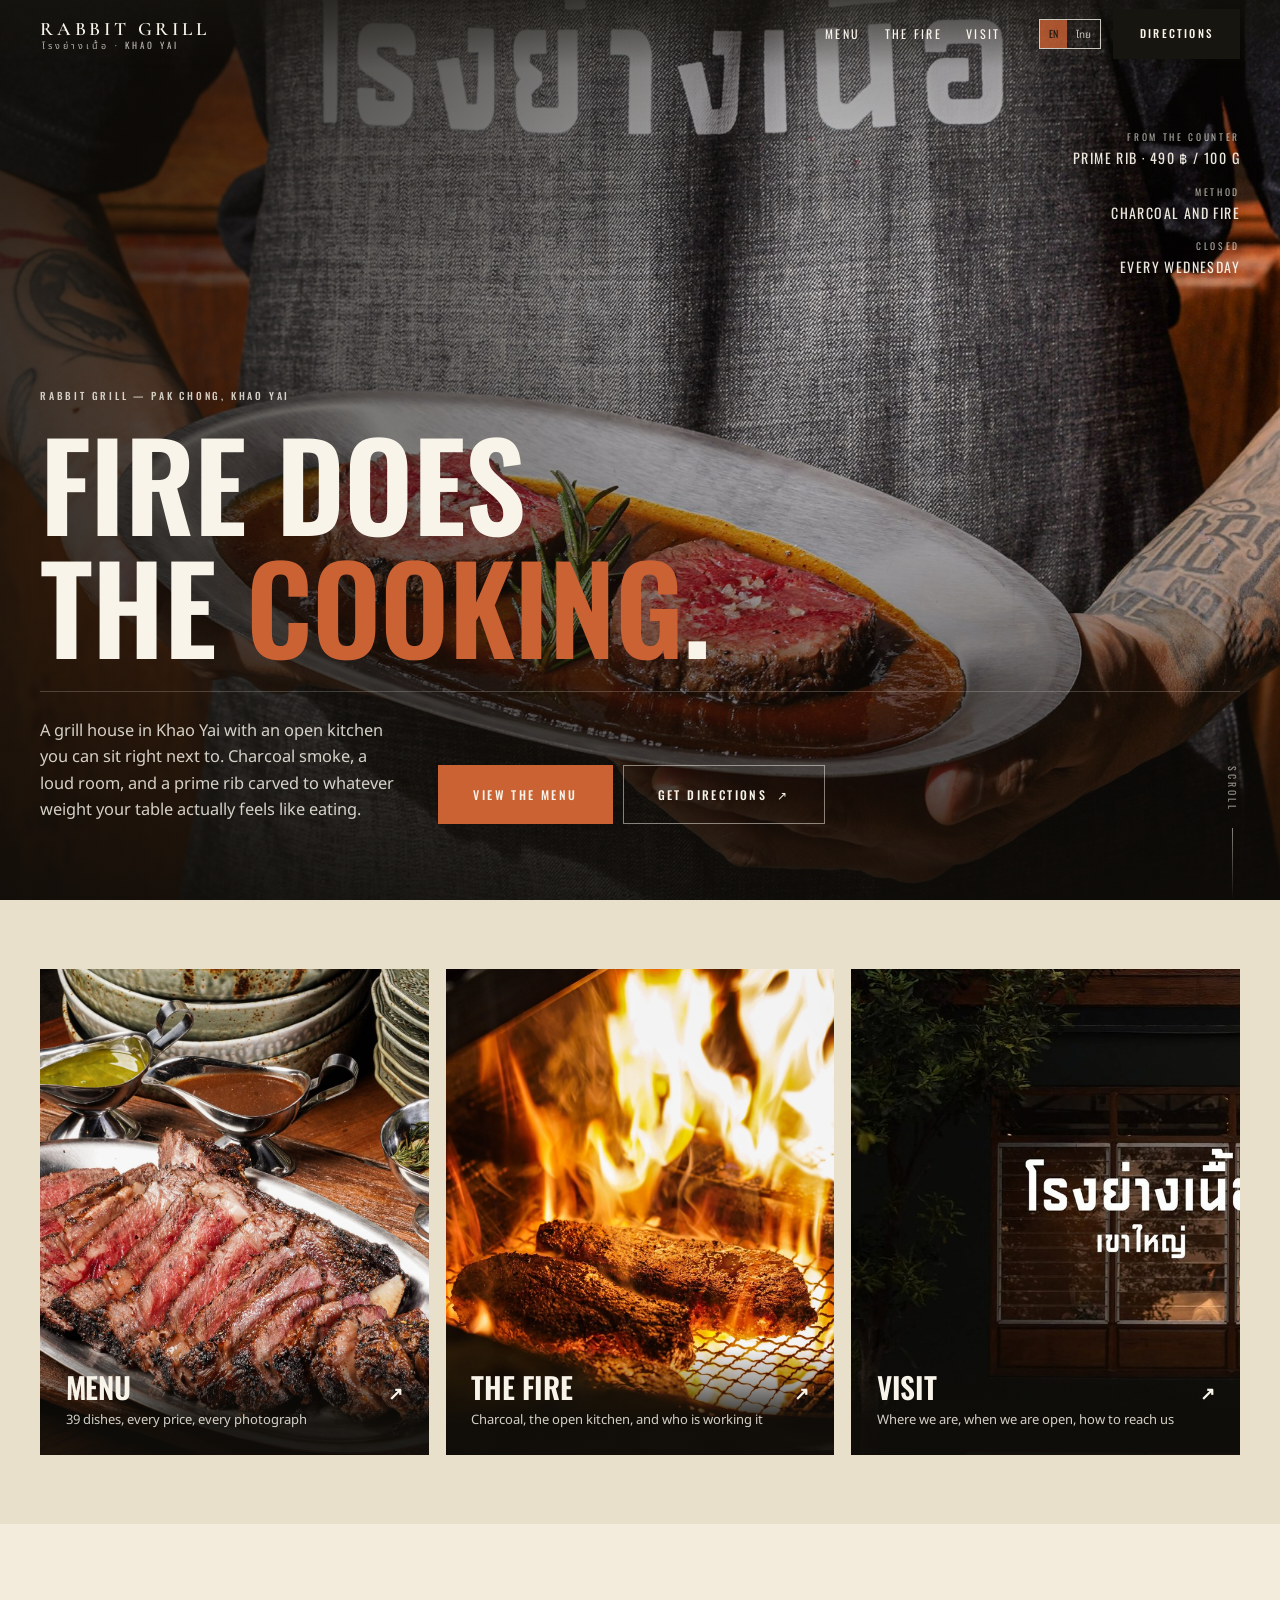
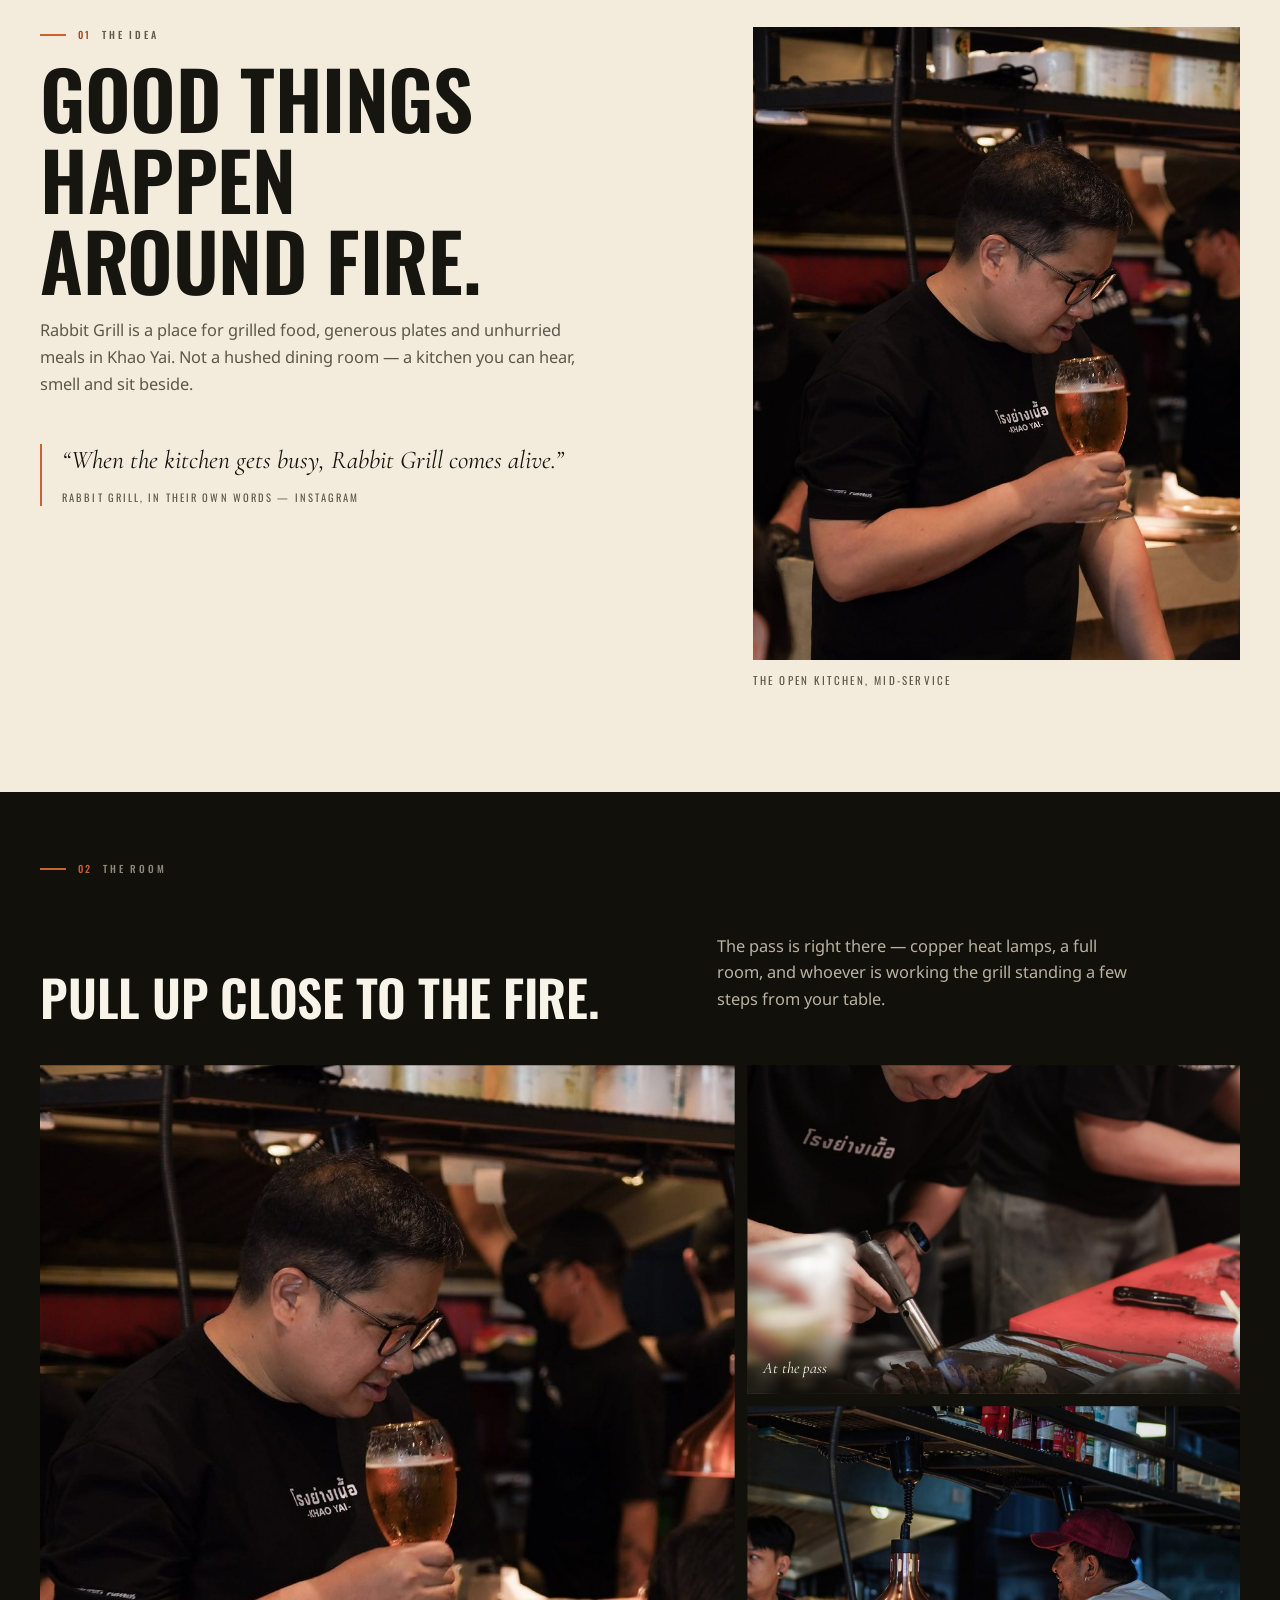
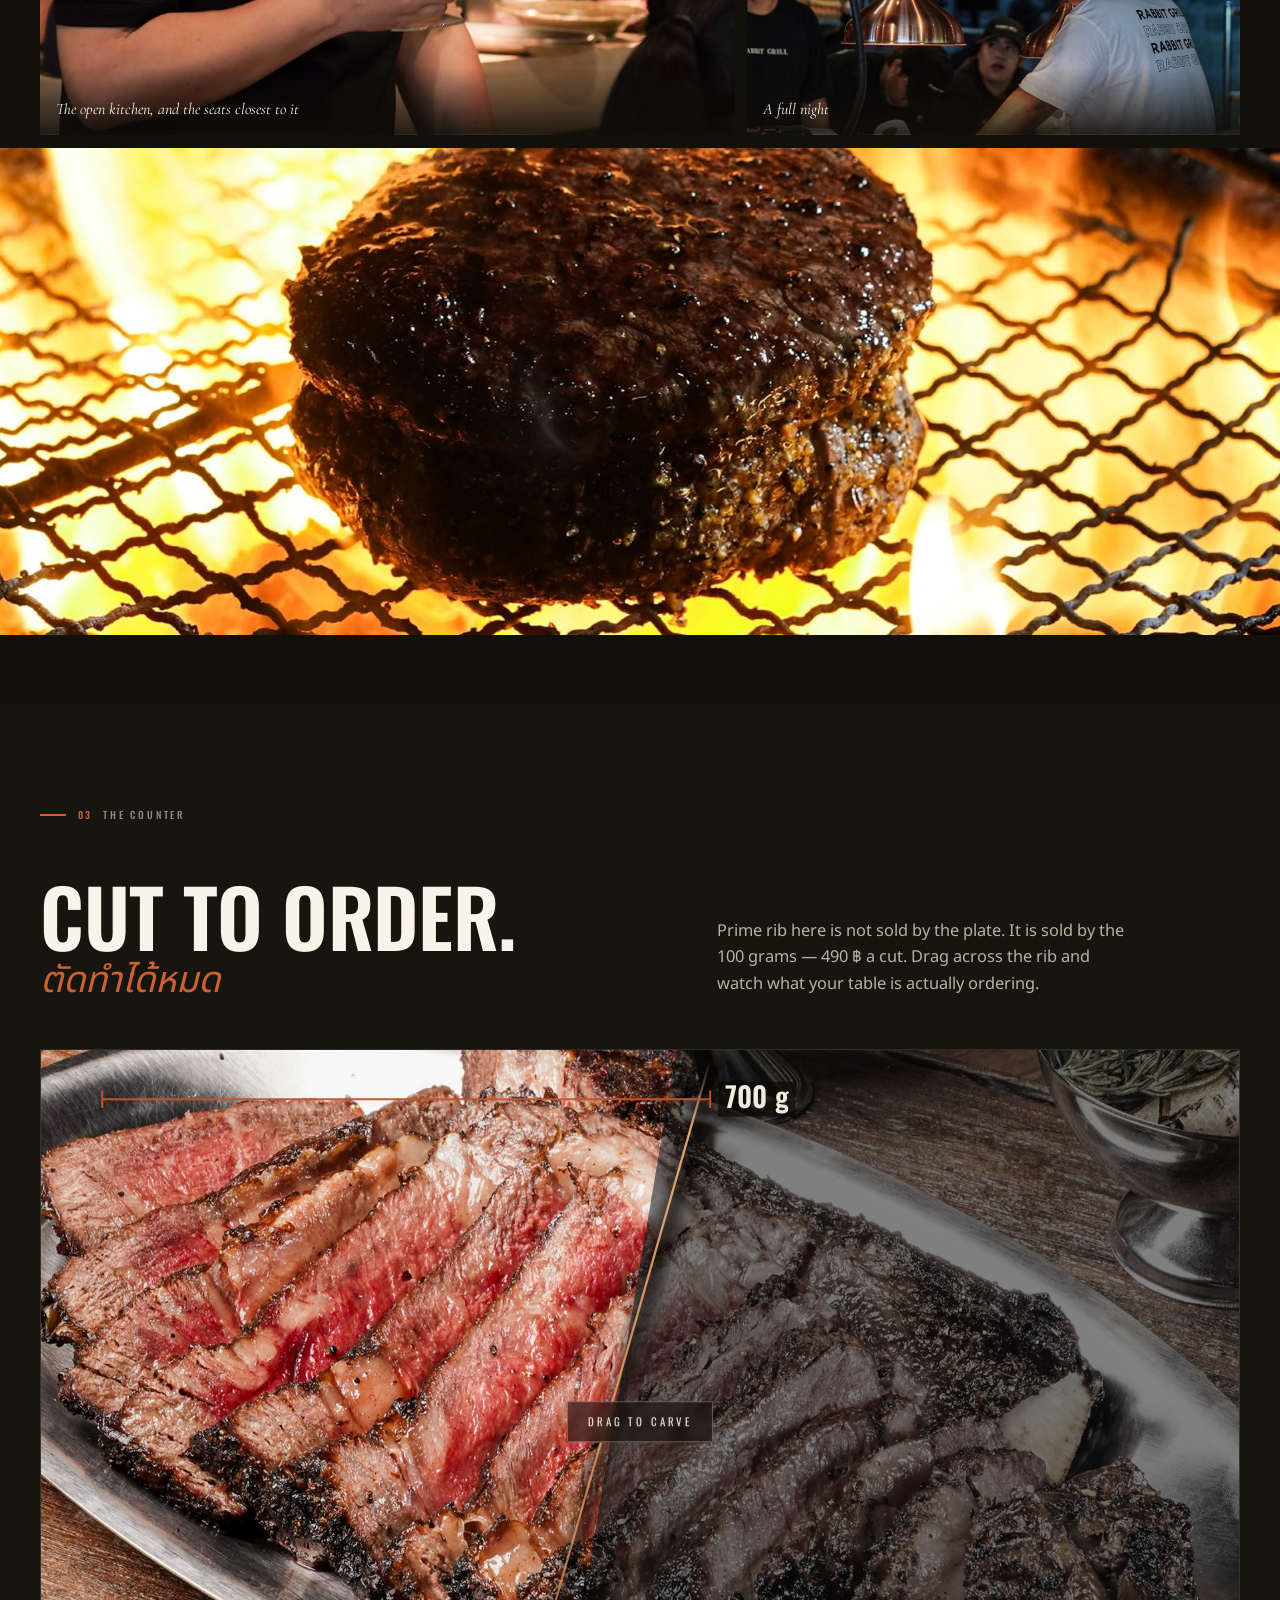
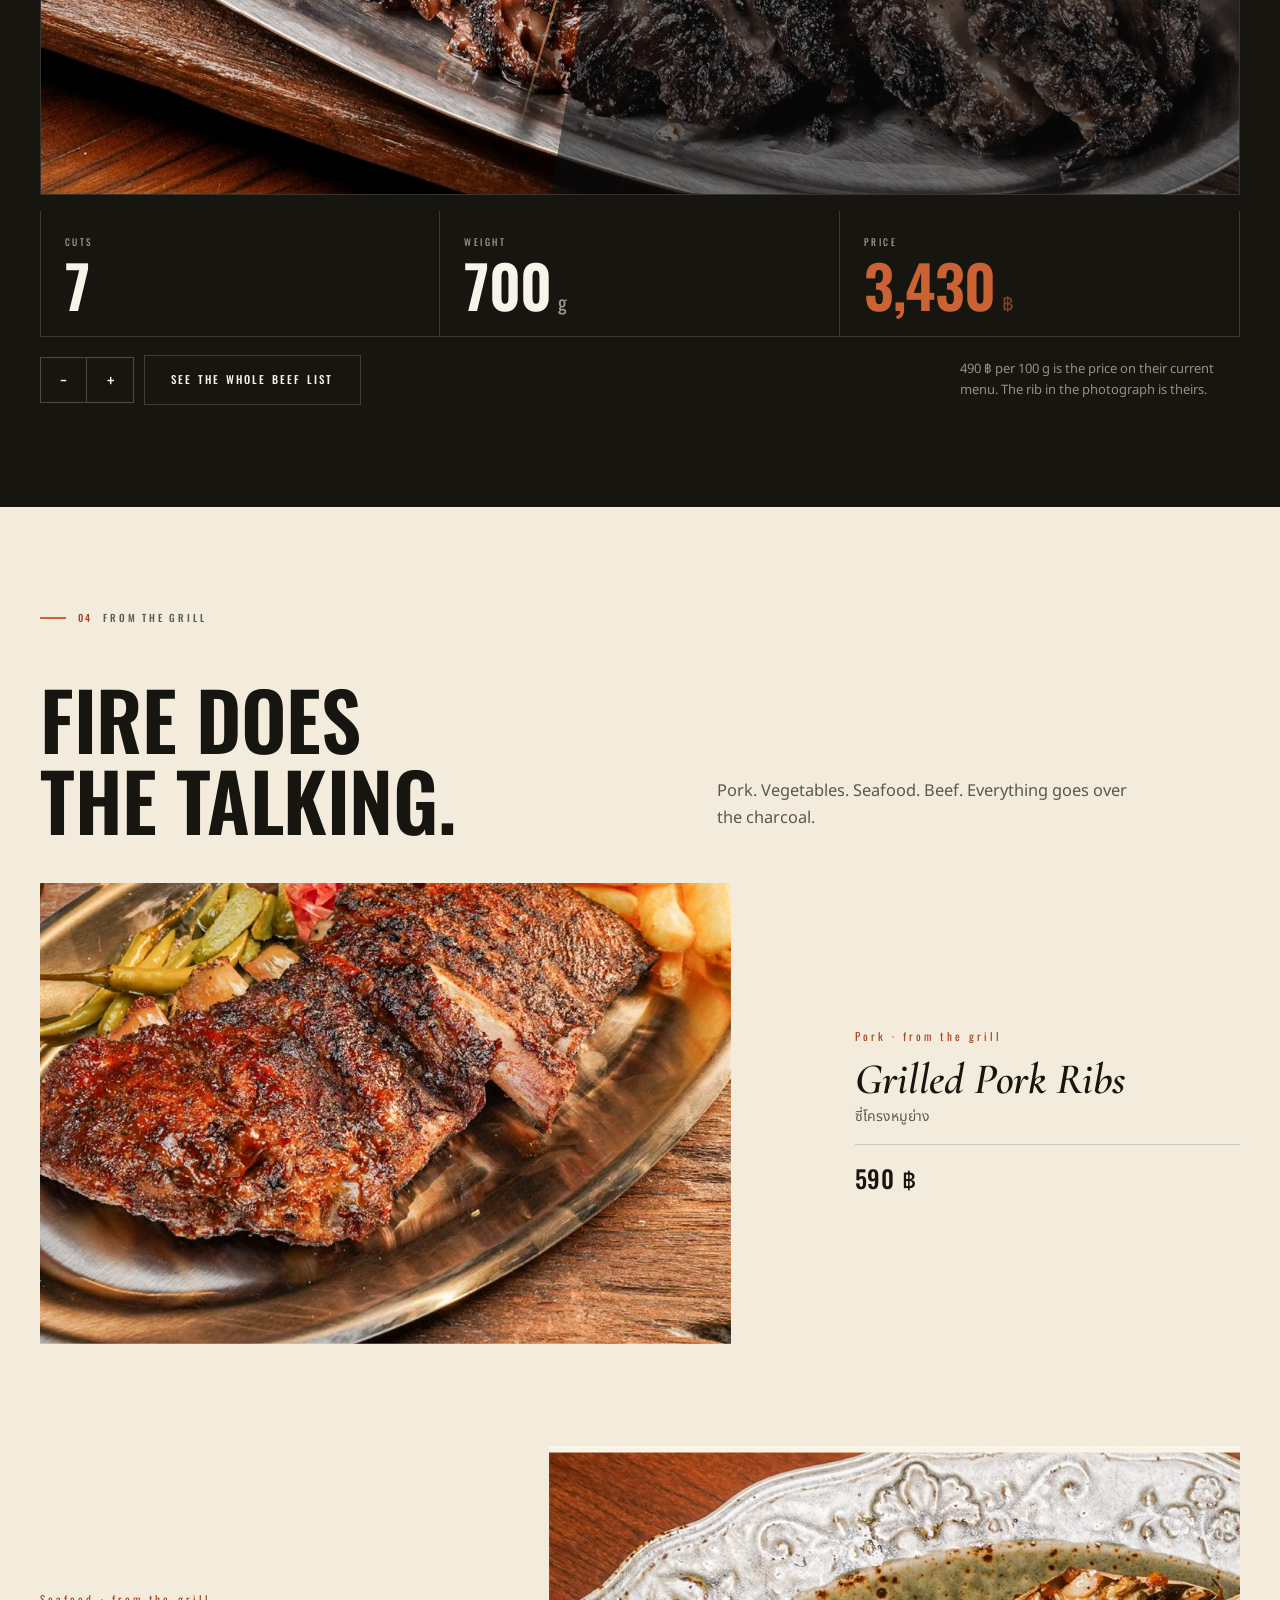
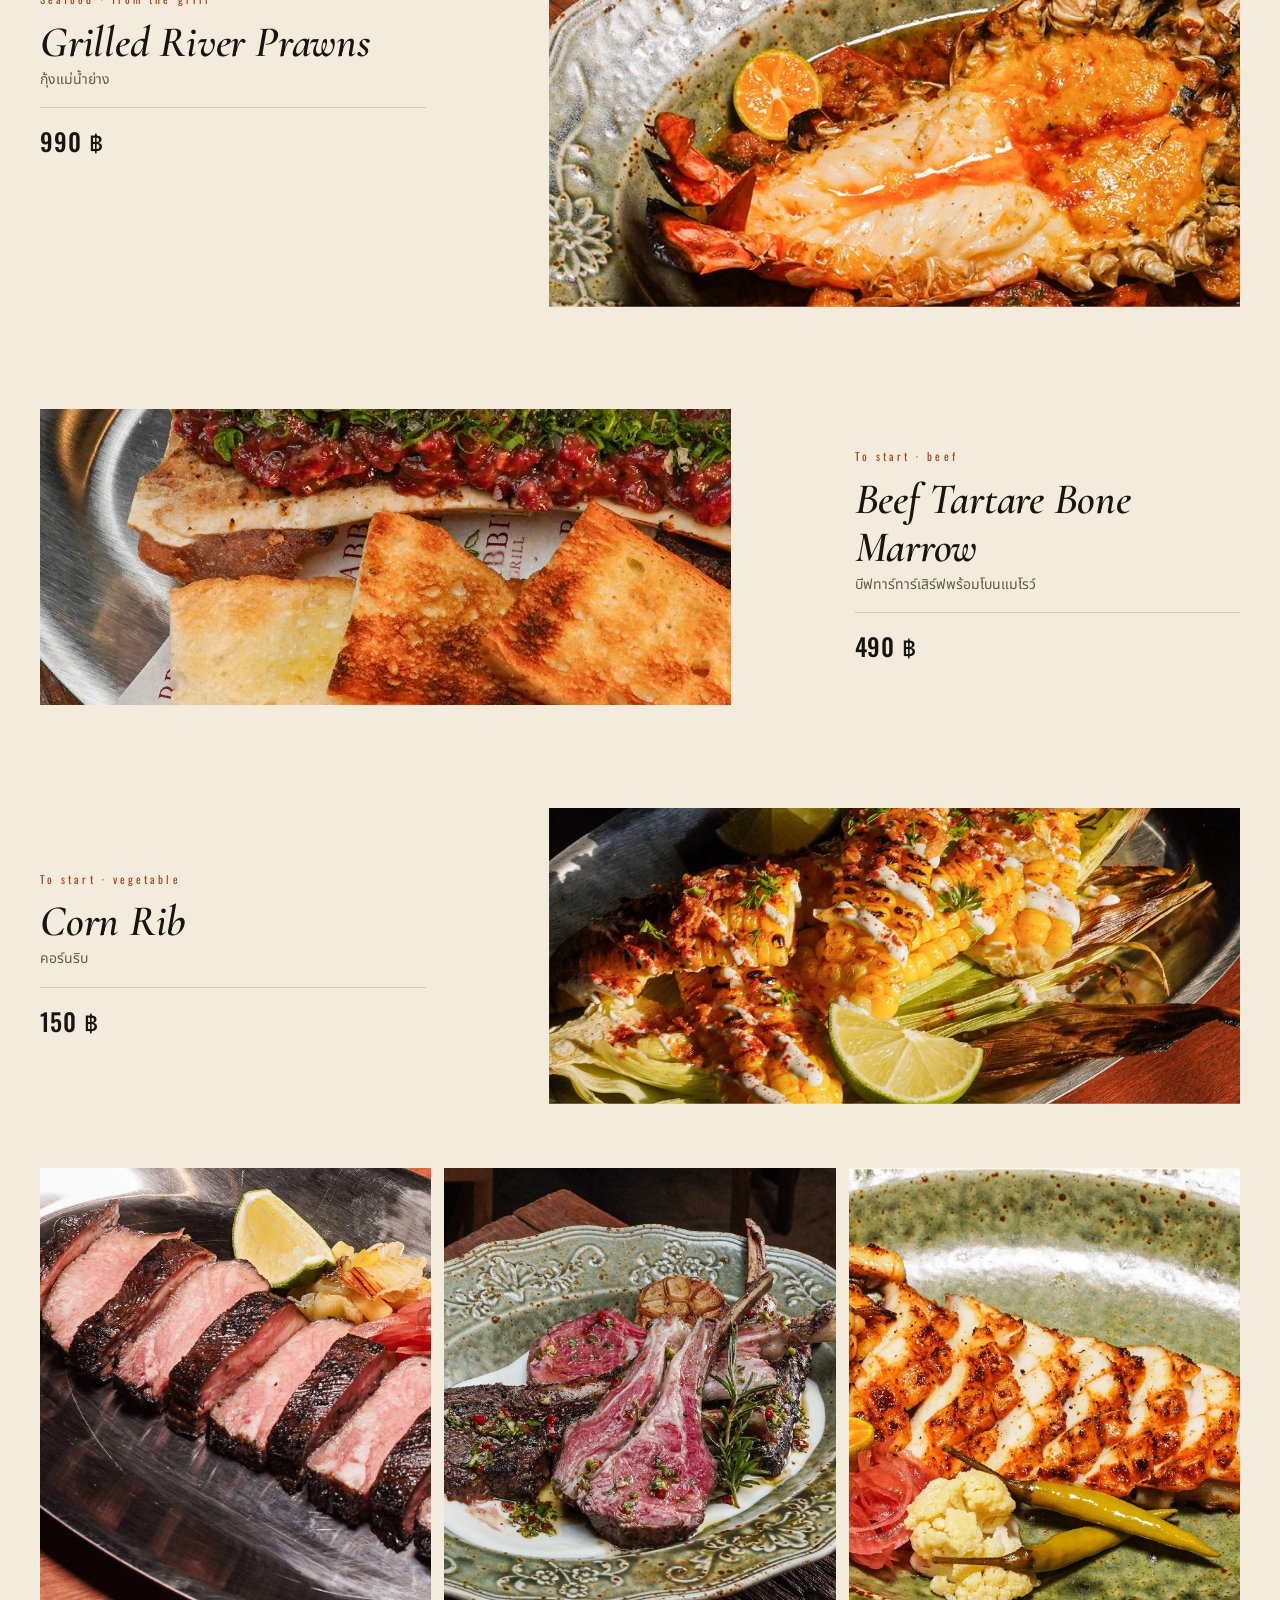
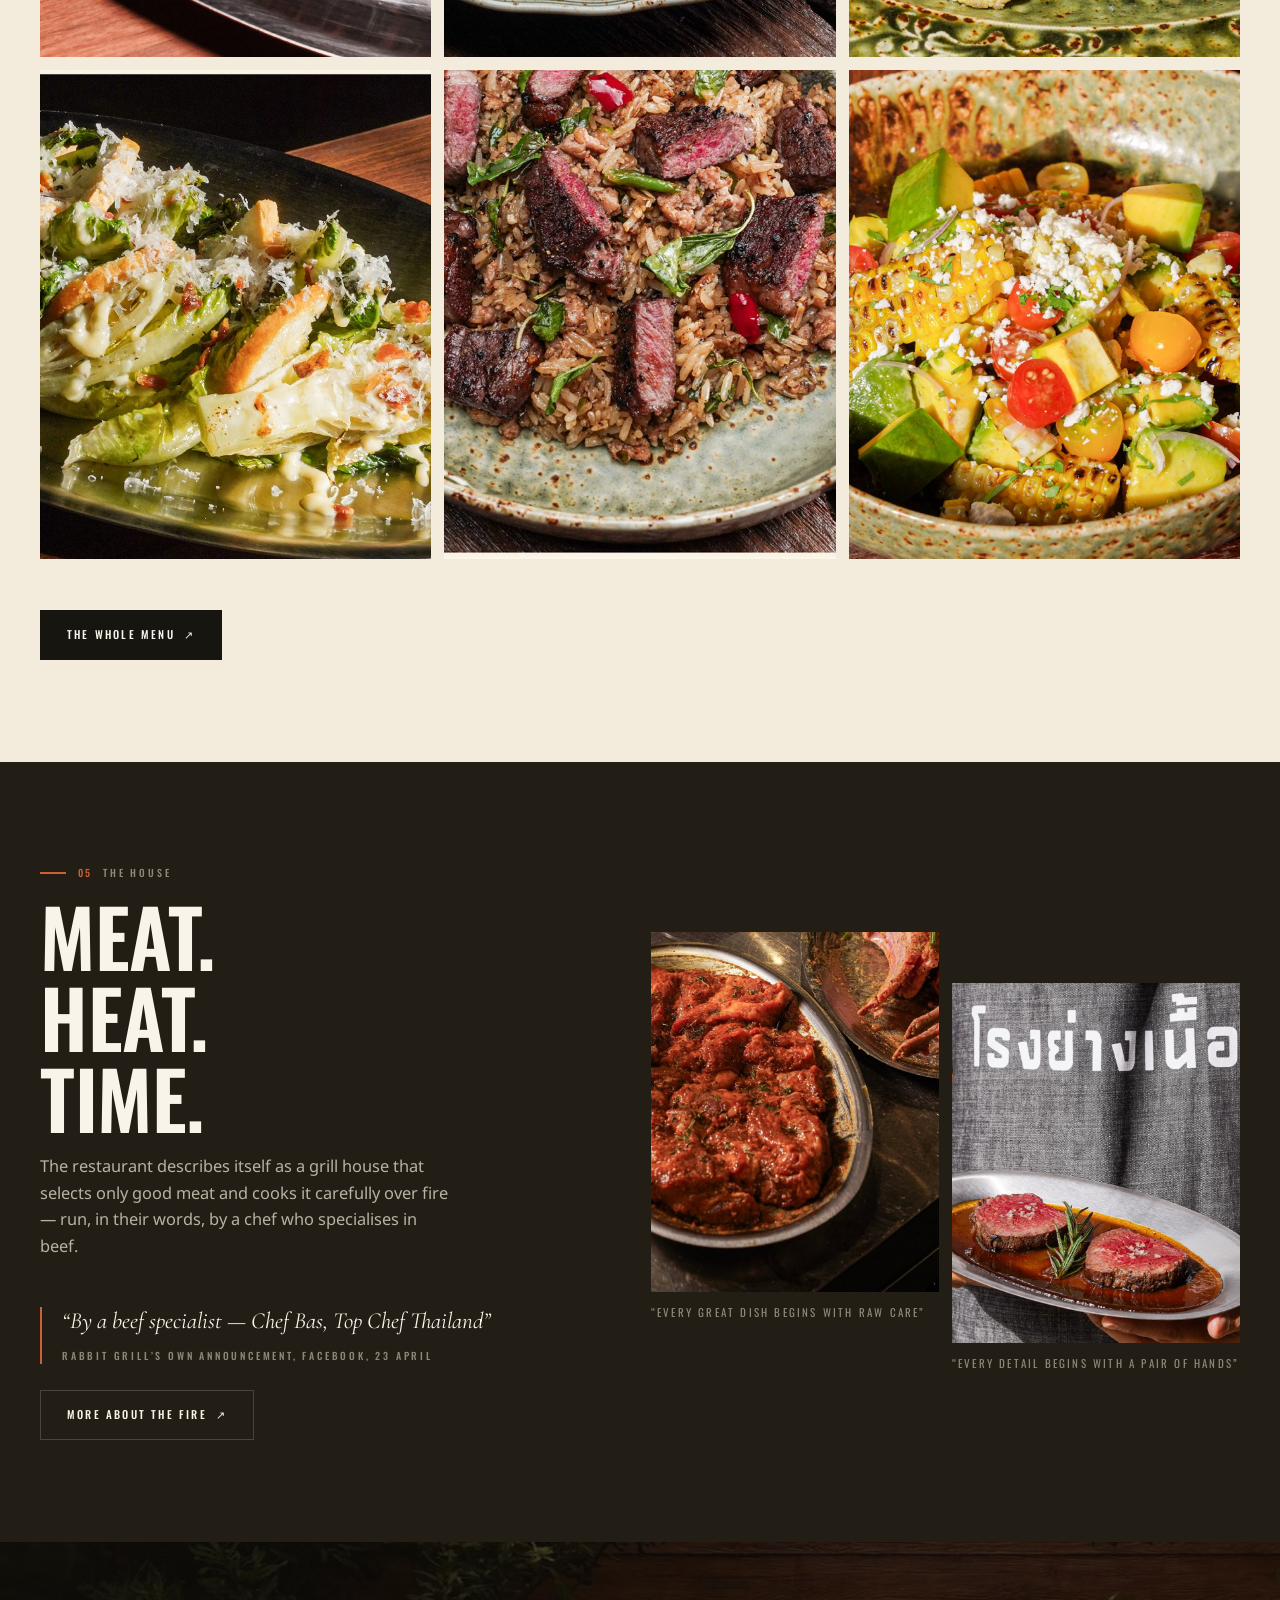
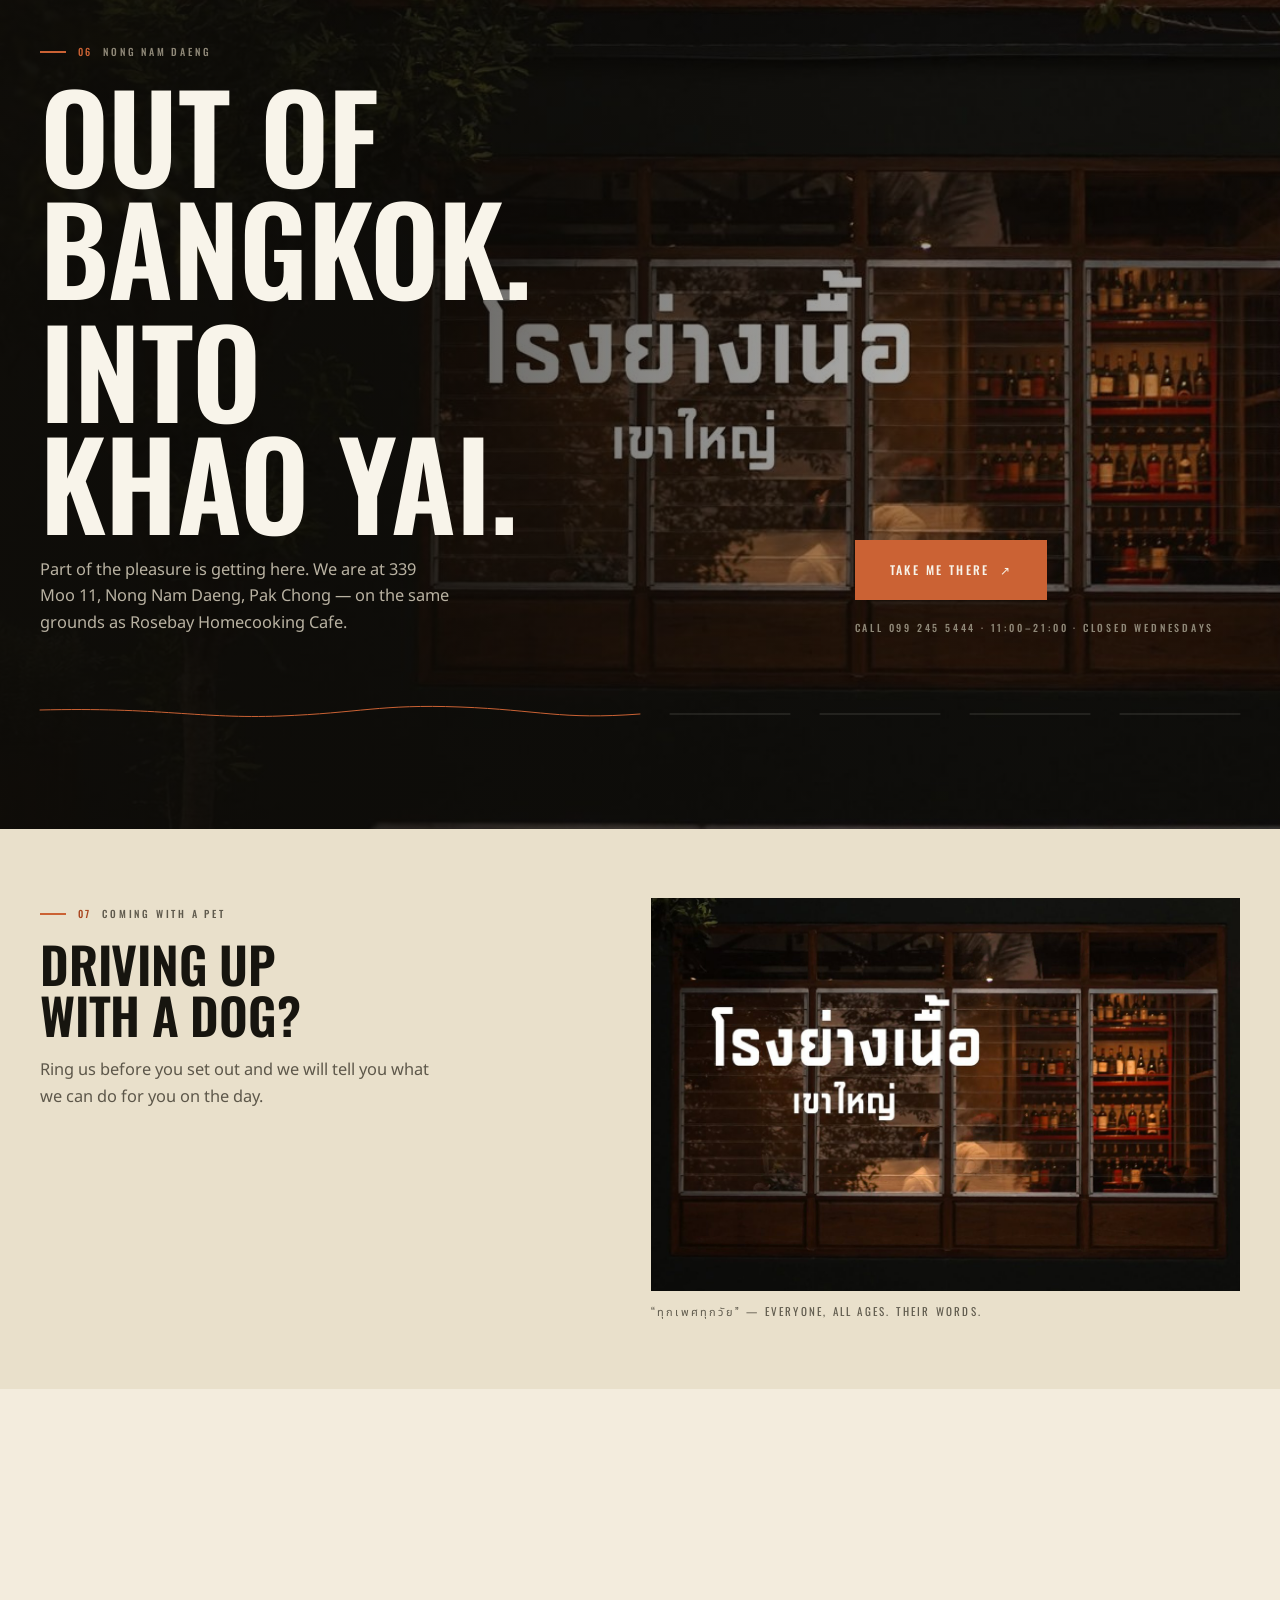
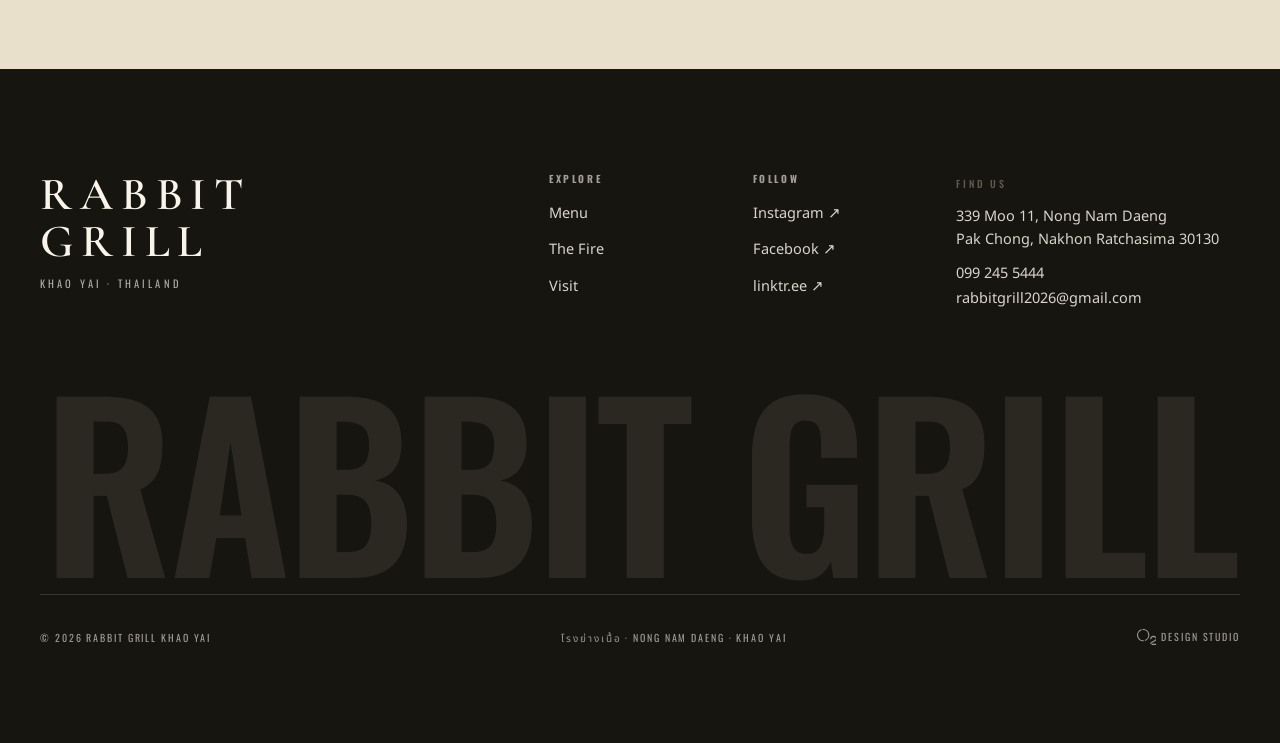
<file: index.html>
<!DOCTYPE html>
<html lang="en">
<head>
<meta charset="utf-8">
<meta name="viewport" content="width=device-width, initial-scale=1, viewport-fit=cover">
<title>Rabbit Grill Khao Yai — โรงย่างเนื้อ | Fire-grill house, Nong Nam Daeng</title>
<meta name="description" content="Rabbit Grill Khao Yai is a fire-grill house in Nong Nam Daeng, Pak Chong. Charcoal, an open kitchen you can sit next to, prime rib carved by the 100 g, grilled ribs and river prawns. Closed Wednesdays.">
<link rel="canonical" href="https://rabbitgrillkhaoyai.com/">

<meta property="og:type" content="restaurant.restaurant">
<meta property="og:site_name" content="Rabbit Grill Khao Yai">
<meta property="og:title" content="Rabbit Grill Khao Yai — โรงย่างเนื้อ">
<meta property="og:description" content="A fire-grill house in Khao Yai. Sit next to the charcoal. Prime rib carved by the 100 g.">
<meta property="og:image" content="https://rabbitgrillkhaoyai.com/img/hero-plate.jpg">
<meta property="og:locale" content="en_US">
<meta property="og:locale:alternate" content="th_TH">
<meta name="twitter:card" content="summary_large_image">
<meta name="theme-color" content="#17150F">

<link rel="icon" href="img/favicon.svg" type="image/svg+xml">
<link rel="apple-touch-icon" href="img/favicon.svg">

<link rel="preconnect" href="https://fonts.googleapis.com">
<link rel="preconnect" href="https://fonts.gstatic.com" crossorigin>
<link rel="preload" as="image" href="img/hero-plate.jpg" fetchpriority="high">
<link href="https://fonts.googleapis.com/css2?family=Cormorant+Garamond:ital,wght@0,600;1,400;1,600&family=Oswald:wght@400;500;600&family=Noto+Sans+Thai:wght@400;500;700&display=swap" rel="stylesheet">
<link rel="stylesheet" href="css/base.css">
<link rel="stylesheet" href="css/site.css">
</head>

<body class="has-bar">
<a class="skip" href="#main" data-th="ข้ามไปยังเนื้อหา">Skip to content</a>

<!-- ============ NAV ============ -->
<header class="nav">
  <div class="nav__in">
    <a class="nav__mark" href="index.html" aria-label="Rabbit Grill Khao Yai, home">
      <b>Rabbit Grill</b><i data-th="โรงย่างเนื้อ · เขาใหญ่">โรงย่างเนื้อ · Khao Yai</i>
    </a>
    <nav class="nav__links" aria-label="Main">
      <a href="menu.html" data-th="เมนู">Menu</a>
      <a href="fire.html" data-th="เตาไฟ">The Fire</a>
      <a href="visit.html" data-th="มาหาเรา">Visit</a>
    </nav>
    <div class="nav__right">
      <div class="lang" role="group" aria-label="Language">
        <button type="button" data-lang-btn="en" aria-pressed="true"><span>EN</span></button>
        <button type="button" data-lang-btn="th" aria-pressed="false"><span>ไทย</span></button>
      </div>
      <a class="btn nav__cta" href="visit.html#directions" data-th="เส้นทาง">Directions</a>
      <button class="burger" type="button" aria-expanded="false" aria-controls="sheet" aria-label="Open menu"><span></span></button>
    </div>
  </div>
</header>

<!-- ============ MOBILE SHEET ============ -->
<div class="sheet" id="sheet" aria-hidden="true">
  <div class="sheet__top"><button class="sheet__x" type="button" aria-label="Close menu">&times;</button></div>
  <nav class="sheet__nav" aria-label="Mobile">
    <a href="menu.html"><span data-th="เมนู">Menu</span><em>01</em></a>
    <a href="fire.html"><span data-th="เตาไฟ">The Fire</span><em>02</em></a>
    <a href="visit.html"><span data-th="มาหาเรา">Visit</span><em>03</em></a>
    <a href="visit.html#directions"><span data-th="เส้นทาง">Directions</span><em>↗</em></a>
  </nav>
  <div class="sheet__foot">
    <div class="sheet__soc">
      <a href="https://www.instagram.com/rabbitgrill.khaoyai/" target="_blank" rel="noopener">Instagram ↗</a>
      <a href="https://www.facebook.com/p/Rabbit-Grill-Khao-Yai-61572023661554/" target="_blank" rel="noopener">Facebook ↗</a>
    </div>
    <a class="tlink" href="tel:+66992455444">099 245 5444</a>
  </div>
</div>

<main id="main">

<!-- ============ HERO ============ -->
<section class="hero">
  <div class="hero__media">
    <img src="img/hero-plate.jpg" width="1800" height="1572" fetchpriority="high"
         alt="A Rabbit Grill cook in a โรงย่างเนื้อ apron carrying a steel platter of grilled beef in sauce.">
  </div>
  <div class="hero__bars" aria-hidden="true"><i></i><i></i><i></i><i></i><i></i><i></i><i></i><i></i></div>

  <div class="hero__meta">
    <dl>
      <div><dt data-th="จากเคาน์เตอร์">From the counter</dt><dd data-th="ไพร์มริบ · 490 ฿ / 100 กรัม">Prime Rib · 490 ฿ / 100 g</dd></div>
      <div><dt data-th="วิธีปรุง">Method</dt><dd data-th="ถ่านและไฟ">Charcoal and fire</dd></div>
      <div><dt data-th="ปิด">Closed</dt><dd data-th="ทุกวันพุธ">Every Wednesday</dd></div>
    </dl>
  </div>

  <div class="hero__in">
    <p class="tag hero__tag"><span data-th="โรงย่างเนื้อ · ปากช่อง เขาใหญ่">Rabbit Grill — Pak Chong, Khao Yai</span></p>
    <h1 class="dsp dsp--xl lines" data-th="<span><span>ให้<span class='fire'>ไฟ</span></span></span><span><span>เป็นคนปรุง</span></span>">
      <span><span>Fire does</span></span>
      <span><span>the <span class="fire">cooking</span>.</span></span>
    </h1>
    <div class="hero__row">
      <p class="lede hero__lede" data-th="โรงย่างเนื้อกลางเขาใหญ่ ครัวเปิดโล่ง นั่งชิดได้เลย กลิ่นถ่าน เสียงคุยเต็มร้าน ส่วนไพร์มริบ อยากกินเท่าไหร่ หั่นให้เท่านั้น">
        A grill house in Khao Yai with an open kitchen you can sit right next to. Charcoal smoke, a loud room, and a prime rib carved to whatever weight your table actually feels like eating.
      </p>
      <div class="hero__acts">
        <a class="btn btn--ember btn--lg" href="menu.html" data-th="ดูเมนู">View the menu</a>
        <a class="btn btn--ghost btn--lg" href="visit.html#directions"><span data-th="เส้นทางไปร้าน">Get directions</span> <span class="arw" aria-hidden="true">↗</span></a>
      </div>
    </div>
  </div>
  <p class="scrollcue" aria-hidden="true" data-th="เลื่อนลง">Scroll</p>
</section>

<!-- ============ WAYFINDING — three doors, before anything else ============ -->
<section class="band pad-s" style="--bg:var(--paper-2)">
  <div class="wrap">
    <div class="ways" data-stagger="80">
      <a class="way" href="menu.html" data-reveal data-cursor="Open">
        <div class="media"><img src="img/primerib-full.jpg" width="1000" height="1071" loading="lazy" alt="Sliced prime rib on a steel platter with jus."></div>
        <div class="way__body">
          <p class="way__t"><span data-th="เมนู">Menu</span> <span class="arw" aria-hidden="true">↗</span></p>
          <p class="way__d" data-th="39 จาน ราคาครบ รูปครบ">39 dishes, every price, every photograph</p>
        </div>
      </a>
      <a class="way" href="fire.html" data-reveal data-cursor="Open">
        <div class="media"><img src="img/fire-hearth.jpg" width="1400" height="1579" loading="lazy" alt="Beef on the grate over open flames."></div>
        <div class="way__body">
          <p class="way__t"><span data-th="เตาไฟ">The Fire</span> <span class="arw" aria-hidden="true">↗</span></p>
          <p class="way__d" data-th="ถ่าน ครัวเปิด คนที่ยืนอยู่หน้าเตา">Charcoal, the open kitchen, and who is working it</p>
        </div>
      </a>
      <a class="way" href="visit.html" data-reveal data-cursor="Open">
        <div class="media"><img src="img/venue-exterior.jpg" width="2000" height="777" loading="lazy" alt="Rabbit Grill at night, the sign lit in a warm window."></div>
        <div class="way__body">
          <p class="way__t"><span data-th="มาหาเรา">Visit</span> <span class="arw" aria-hidden="true">↗</span></p>
          <p class="way__d" data-th="เราอยู่ตรงไหน เปิดกี่โมง ติดต่อยังไง">Where we are, when we are open, how to reach us</p>
        </div>
      </a>
    </div>
  </div>
</section>

<!-- ============ 01 THE IDEA ============ -->
<section class="band pad idea">
  <div class="wrap">
    <div class="g12 idea__grid">
      <div class="idea__l" data-stagger="100">
        <header class="shead" data-reveal>
          <p class="shead__eyebrow"><span class="shead__no">01</span> <span data-th="แนวคิด">The idea</span></p>
          <h2 class="dsp dsp--l lines" data-th="<span><span>เรื่องดี ๆ</span></span><span><span>มักเริ่มต้น</span></span><span><span>รอบกองไฟ</span></span>">
            <span><span>Good things</span></span>
            <span><span>happen</span></span>
            <span><span>around fire.</span></span>
          </h2>
          <p class="shead__lede lede lede--wide" data-th="Rabbit Grill เป็นร้านอาหารย่างกลางเขาใหญ่ จานใหญ่ แบ่งกันกิน มื้อที่ไม่ต้องรีบ ที่นี่ไม่ใช่ห้องอาหารเงียบ ๆ แต่เป็นครัวที่ได้ยินเสียง ได้กลิ่น และนั่งอยู่ข้าง ๆ ได้">
            Rabbit Grill is a place for grilled food, generous plates and unhurried meals in Khao Yai. Not a hushed dining room — a kitchen you can hear, smell and sit beside.
          </p>
        </header>
        <blockquote class="idea__quote" data-reveal>
          <p class="serif-quote" style="font-size:clamp(19px,2vw,30px)" data-th="“พอครัวเริ่มยุ่ง Rabbit Grill ก็มีชีวิตขึ้นมา”">
            &ldquo;When the kitchen gets busy, Rabbit Grill comes alive.&rdquo;
          </p>
          <cite data-th="คำของร้านเอง · Instagram">Rabbit Grill, in their own words — Instagram</cite>
        </blockquote>
      </div>

      <figure class="idea__r" data-reveal="mask" style="margin:0">
        <div class="media media--live" style="aspect-ratio:4 / 5.2">
          <img src="img/venue-host.jpg" width="1000" height="1246" loading="lazy" alt="A host in a โรงย่างเนื้อ Khao Yai T-shirt carrying a glass of beer past the open kitchen.">
        </div>
        <figcaption data-th="ครัวเปิด ตอนกำลังยุ่ง">The open kitchen, mid-service</figcaption>
      </figure>
    </div>
  </div>
</section>

<!-- ============ 02 THE ROOM ============ -->
<section class="band pad-s on-fire" style="--bg:#12100B">
  <div class="wrap">
    <header class="shead shead--split" data-reveal>
      <p class="shead__eyebrow"><span class="shead__no">02</span> <span data-th="ห้องอาหาร">The room</span></p>
      <h2 class="dsp dsp--m" data-th="ขยับเข้ามาใกล้ไฟ">Pull up close to the fire.</h2>
      <p class="shead__lede lede" data-th="ครัวอยู่ตรงหน้า โคมทองแดงให้ความร้อน โต๊ะเต็มทั้งร้าน คนคุมเตายืนห่างจากโต๊ะคุณไม่กี่ก้าว">
        The pass is right there — copper heat lamps, a full room, and whoever is working the grill standing a few steps from your table.
      </p>
    </header>

    <div class="mosaic" data-stagger="90">
      <figure class="mosaic__a" data-reveal="mask">
        <div class="media media--live">
          <img src="img/venue-counter.jpg" width="1600" height="1062" loading="lazy" alt="Guests seated at the counter at Rabbit Grill with the open kitchen and copper heat lamps behind them.">
        </div>
        <figcaption data-th="ครัวเปิด กับโต๊ะที่นั่งชิดที่สุด">The open kitchen, and the seats closest to it</figcaption>
      </figure>
      <figure class="mosaic__b" data-reveal="mask">
        <div class="media media--live">
          <img src="img/venue-chef.jpg" width="1600" height="991" loading="lazy" alt="A cook in a โรงย่างเนื้อ shirt finishing a dish at the pass with a torch.">
        </div>
        <figcaption data-th="ที่หน้าเตา">At the pass</figcaption>
      </figure>
      <figure class="mosaic__c" data-reveal="mask">
        <div class="media media--live">
          <img src="img/venue-pass.jpg" width="1600" height="1094" loading="lazy" alt="Rabbit Grill staff working under copper heat lamps with guests around the counter.">
        </div>
        <figcaption data-th="คืนที่ร้านแน่น">A full night</figcaption>
      </figure>
    </div>

    <figure class="bleed" data-reveal="mask" style="margin-top:clamp(8px,1vw,16px)">
      <div class="media media--live">
        <img src="img/fire-steak.jpg" width="1600" height="1506" loading="lazy" alt="A thick steak searing on the grate with flames rising through the bars.">
      </div>
    </figure>
  </div>
</section>

<!-- ============ 03 THE CARVING BOARD — signature ============ -->
<section class="carve pad on-fire" id="carve">
  <div class="wrap">
    <header class="shead shead--split" data-reveal>
      <p class="shead__eyebrow"><span class="shead__no">03</span> <span data-th="เคาน์เตอร์">The counter</span></p>
      <h2 class="dsp dsp--l" data-th="หั่นตามสั่ง<span class='hand'>ตัดทำได้หมด</span>">
        Cut to order.
        <span class="hand">ตัดทำได้หมด</span>
      </h2>
      <p class="shead__lede lede" data-th="ไพร์มริบที่นี่ไม่ขายเป็นจาน แต่คิดราคาตามน้ำหนัก 100 กรัม 490 บาท ลากมีดไปบนชิ้นเนื้อ แล้วดูว่าโต๊ะคุณสั่งไปเท่าไหร่">
        Prime rib here is not sold by the plate. It is sold by the 100&nbsp;grams — 490&nbsp;฿ a cut. Drag across the rib and watch what your table is actually ordering.
      </p>
    </header>

    <div class="board" data-carve data-cursor="Carve" data-reveal="mask"
         aria-label="Prime rib carving board. Drag, or use arrow keys, to choose how much to order.">
      <canvas></canvas>
      <p class="board__hint" data-th="ลากเพื่อหั่น">Drag to carve</p>
    </div>

    <dl class="readout">
      <div>
        <dt data-th="จำนวนชิ้น">Cuts</dt>
        <dd class="num" data-out="cuts">7</dd>
      </div>
      <div>
        <dt data-th="น้ำหนัก">Weight</dt>
        <dd class="num" data-out="grams">700<small>g</small></dd>
      </div>
      <div class="is-price">
        <dt data-th="ราคา">Price</dt>
        <dd class="num" data-out="baht">3,430<small>฿</small></dd>
      </div>
    </dl>

    <div class="carve__controls">
      <div class="stepper" role="group" aria-label="Adjust the cut">
        <button type="button" data-carve-less aria-label="One cut less">&minus;</button>
        <button type="button" data-carve-more aria-label="One cut more">+</button>
      </div>
      <a class="btn btn--ghost" href="menu.html#beef" data-th="ดูเมนูเนื้อทั้งหมด">See the whole beef list</a>
      <p class="carve__note" data-th="ราคา 490 บาท / 100 กรัม มาจากเมนูจริงของร้าน ภาพคือไพร์มริบของร้านเอง">
        490&nbsp;฿ per 100&nbsp;g is the price on their current menu. The rib in the photograph is theirs.
      </p>
    </div>
  </div>
</section>

<!-- ============ 04 FROM THE GRILL ============ -->
<section class="band pad">
  <div class="wrap">
    <header class="shead shead--split" data-reveal>
      <p class="shead__eyebrow"><span class="shead__no">04</span> <span data-th="จากเตา">From the grill</span></p>
      <h2 class="dsp dsp--l lines" data-th="<span><span>ปล่อยให้ไฟ</span></span><span><span>เล่าเอง</span></span>">
        <span><span>Fire does</span></span>
        <span><span>the talking.</span></span>
      </h2>
      <p class="shead__lede lede" data-th="หมู ผัก ทะเล เนื้อ ทุกอย่างลงเตาเดียวกัน">
        Pork. Vegetables. Seafood. Beef. Everything goes over the charcoal.
      </p>
    </header>

    <article class="g12 dish">
      <a class="dish__media media media--live media--land" href="menu.html#grill" data-cursor="Menu" data-reveal="mask">
        <img src="img/pork-ribs.jpg" width="900" height="1073" loading="lazy" alt="Grilled pork ribs on a steel platter with fries and pickles.">
      </a>
      <div class="dish__body" data-reveal>
        <p class="dish__no" data-th="หมู · จากเตา">Pork · from the grill</p>
        <h3 class="dish__name">Grilled Pork Ribs</h3>
        <p class="dish__th">ซี่โครงหมูย่าง</p>
        <p class="dish__price"><span class="num">590</span> ฿</p>
      </div>
    </article>

    <article class="g12 dish dish--flip">
      <a class="dish__media media media--live media--land" href="menu.html#grill" data-cursor="Menu" data-reveal="mask">
        <img src="img/river-prawns.jpg" width="1200" height="985" loading="lazy" alt="Grilled river prawns split open in a glazed ceramic dish with chilli butter and calamansi.">
      </a>
      <div class="dish__body" data-reveal>
        <p class="dish__no" data-th="ทะเล · จากเตา">Seafood · from the grill</p>
        <h3 class="dish__name">Grilled River Prawns</h3>
        <p class="dish__th">กุ้งแม่น้ำย่าง</p>
        <p class="dish__price"><span class="num">990</span> ฿</p>
      </div>
    </article>

    <article class="g12 dish">
      <a class="dish__media media media--live media--cine" href="menu.html#appetizer" data-cursor="Menu" data-reveal="mask">
        <img src="img/bone-marrow.jpg" width="1200" height="853" loading="lazy" alt="Beef tartare served along a split roasted bone marrow with grilled flatbread.">
      </a>
      <div class="dish__body" data-reveal>
        <p class="dish__no" data-th="เรียกน้ำย่อย · เนื้อ">To start · beef</p>
        <h3 class="dish__name">Beef Tartare Bone Marrow</h3>
        <p class="dish__th">บีฟทาร์ทาร์เสิร์ฟพร้อมโบนแมโรว์</p>
        <p class="dish__price"><span class="num">490</span> ฿</p>
      </div>
    </article>

    <article class="g12 dish dish--flip">
      <a class="dish__media media media--live media--cine" href="menu.html#appetizer" data-cursor="Menu" data-reveal="mask">
        <img src="img/corn-rib.jpg" width="1200" height="926" loading="lazy" alt="Charred corn ribs with chilli, crema and lime on a steel dish.">
      </a>
      <div class="dish__body" data-reveal>
        <p class="dish__no" data-th="เรียกน้ำย่อย · ผัก">To start · vegetable</p>
        <h3 class="dish__name">Corn Rib</h3>
        <p class="dish__th">คอร์นริบ</p>
        <p class="dish__price"><span class="num">150</span> ฿</p>
      </div>
    </article>

    <div class="soc__grid soc__grid--six" data-stagger="70" style="margin-top:clamp(40px,5vw,76px)">
      <a href="menu.html#beef" data-cursor="Menu" data-reveal aria-label="Grilled tongue — see it on the menu">
        <div class="media media--live"><img src="img/grilled-tongue.jpg" width="1200" height="907" loading="lazy" alt="Sliced grilled beef tongue with pickled onion and wasabi."></div>
      </a>
      <a href="menu.html#beef" data-cursor="Menu" data-reveal aria-label="Grilled lamb rack — see it on the menu">
        <div class="media media--live"><img src="img/lamb-rack.jpg" width="900" height="947" loading="lazy" alt="Grilled lamb rack with herb crust on a green glazed plate."></div>
      </a>
      <a href="menu.html#grill" data-cursor="Menu" data-reveal aria-label="Grilled squid — see it on the menu">
        <div class="media media--live"><img src="img/grilled-squid.jpg" width="1200" height="854" loading="lazy" alt="Scored grilled squid with cauliflower and chilli."></div>
      </a>
      <a href="menu.html#salad" data-cursor="Menu" data-reveal aria-label="Grilled caesar salad — see it on the menu">
        <div class="media media--live"><img src="img/caesar.jpg" width="1200" height="954" loading="lazy" alt="Grilled caesar salad with charred lettuce and shaved cheese."></div>
      </a>
      <a href="menu.html#rice" data-cursor="Menu" data-reveal aria-label="Basil beef rice — see it on the menu">
        <div class="media media--live"><img src="img/basil-beef-rice.jpg" width="900" height="772" loading="lazy" alt="Rice with stir-fried basil and grilled beef in a stoneware bowl."></div>
      </a>
      <a href="menu.html#seasonal" data-cursor="Menu" data-reveal aria-label="Grilled corn and avocado salad — see it on the menu">
        <div class="media media--live"><img src="img/corn-avocado-salad.jpg" width="900" height="1036" loading="lazy" alt="Grilled corn and avocado salad with tomatoes and feta."></div>
      </a>
    </div>

    <p style="margin-top:clamp(34px,4vw,60px)" data-reveal>
      <a class="btn" href="menu.html"><span data-th="ดูเมนูทั้งหมด">The whole menu</span> <span class="arw" aria-hidden="true">↗</span></a>
    </p>
  </div>
</section>

<!-- ============ 05 THE HOUSE ============ -->
<section class="band pad on-fire proc">
  <div class="wrap">
    <div class="g12" style="align-items:center">
      <div style="grid-column:1 / span 5" data-stagger="100">
        <header class="shead" data-reveal>
          <p class="shead__eyebrow"><span class="shead__no">05</span> <span data-th="ในครัว">The house</span></p>
          <h2 class="dsp dsp--l lines" data-th="<span><span>เนื้อ</span></span><span><span>ไฟ</span></span><span><span>เวลา</span></span>">
            <span><span>Meat.</span></span>
            <span><span>Heat.</span></span>
            <span><span>Time.</span></span>
          </h2>
          <p class="shead__lede lede" data-th="ร้านแนะนำตัวเองว่าเป็น “โรงย่างเนื้อที่คัดเฉพาะเนื้อคุณภาพดี ย่างด้วยไฟอย่างพิถีพิถัน” และบอกว่าคนคุมเตาคือเชฟผู้เชี่ยวชาญด้านเนื้อ">
            The restaurant describes itself as a grill house that selects only good meat and cooks it carefully over fire — run, in their words, by a chef who specialises in beef.
          </p>
        </header>
        <blockquote data-reveal style="border-left:2px solid var(--ember);padding-left:20px">
          <p class="serif-quote" style="font-size:clamp(18px,1.8vw,26px);color:var(--bone)" data-th="“โดยเชฟผู้เชี่ยวชาญด้านเนื้อ เชฟบัส Top Chef Thailand”">
            &ldquo;By a beef specialist — Chef Bas, Top&nbsp;Chef&nbsp;Thailand&rdquo;
          </p>
          <cite class="tag" style="display:block;margin-top:12px;font-style:normal" data-th="ประกาศของร้านเอง · Facebook · 23 เมษายน">Rabbit Grill&rsquo;s own announcement, Facebook, 23 April</cite>
        </blockquote>
        <p style="margin-top:26px" data-reveal>
          <a class="btn btn--ghost" href="fire.html"><span data-th="อ่านเรื่องเตาไฟ">More about the fire</span> <span class="arw" aria-hidden="true">↗</span></a>
        </p>
      </div>

      <div style="grid-column:7 / span 6" data-reveal="mask">
        <div class="duo">
          <figure>
            <div class="media media--live"><img src="img/prep-raw.jpg" width="1600" height="1053" loading="lazy" alt="Trays of raw marinated beef and lamb on the stainless prep counter."></div>
            <figcaption data-th="“ทุกจานที่ดีเริ่มจากการดูแลตั้งแต่ยังดิบ”">&ldquo;Every great dish begins with raw care&rdquo;</figcaption>
          </figure>
          <figure>
            <div class="media media--live"><img src="img/apron-portrait.jpg" width="1000" height="1071" loading="lazy" alt="A cook in the โรงย่างเนื้อ apron holding out a platter of sliced beef."></div>
            <figcaption data-th="“ทุกรายละเอียดเริ่มจากสองมือ”">&ldquo;Every detail begins with a pair of hands&rdquo;</figcaption>
          </figure>
        </div>
      </div>
    </div>
  </div>
</section>

<!-- ============ 06 KHAO YAI ============ -->
<section class="band pad place on-fire">
  <div class="place__media">
    <img src="img/venue-exterior.jpg" width="2000" height="777" loading="lazy" alt="Rabbit Grill at night: a dark green building with the โรงย่างเนื้อ เขาใหญ่ sign lit in a warm window.">
  </div>
  <div class="wrap place__in">
    <div class="g12" style="align-items:end">
      <div style="grid-column:1 / span 7" data-stagger="100">
        <header class="shead" data-reveal style="margin-bottom:0">
          <p class="shead__eyebrow"><span class="shead__no">06</span> <span data-th="หนองน้ำแดง">Nong Nam Daeng</span></p>
          <h2 class="dsp dsp--xl lines" data-th="<span><span>ออกจากกรุงเทพฯ</span></span><span><span>มุ่งหน้าเขาใหญ่</span></span>">
            <span><span>Out of Bangkok.</span></span>
            <span><span>Into Khao Yai.</span></span>
          </h2>
          <p class="shead__lede lede" data-th="สนุกตั้งแต่ทางมาแล้ว เราอยู่ที่ 339 หมู่ 11 ตำบลหนองน้ำแดง อำเภอปากช่อง พื้นที่เดียวกับ Rosebay Homecooking Cafe">
            Part of the pleasure is getting here. We are at 339 Moo&nbsp;11, Nong Nam Daeng, Pak Chong — on the same grounds as Rosebay Homecooking Cafe.
          </p>
        </header>
      </div>
      <div style="grid-column:9 / span 4" data-reveal>
        <a class="btn btn--ember btn--lg" href="https://maps.google.com/?cid=8515251904881320690" target="_blank" rel="noopener"><span data-th="กดนำทางเลย">Take me there</span> <span class="arw" aria-hidden="true">↗</span></a>
        <p class="tag" style="margin-top:18px;display:block;line-height:1.9" data-th="โทร 099 245 5444 · 11:00–21:00 น. · ปิดทุกวันพุธ">
          Call 099 245 5444 · 11:00&ndash;21:00 · Closed Wednesdays
        </p>
      </div>
    </div>

    <svg class="heatline" viewBox="0 0 1200 26" preserveAspectRatio="none" aria-hidden="true" style="margin-top:clamp(38px,5vw,72px)">
      <path class="hl-live" data-draw d="M0 9 C 120 6, 160 18, 240 15 C 320 12, 340 3, 420 6 C 500 9, 520 19, 600 13"></path>
      <line data-draw x1="630" y1="13" x2="750" y2="13"></line>
      <line data-draw x1="780" y1="13" x2="900" y2="13"></line>
      <line data-draw x1="930" y1="13" x2="1050" y2="13"></line>
      <line data-draw x1="1080" y1="13" x2="1200" y2="13"></line>
    </svg>
  </div>
</section>

<!-- ============ 07 COMING WITH A DOG ============
     Deliberately policy-free. Nothing Rabbit Grill has published states a pet
     policy, so this module asks rather than claims. See data/site.json -> pets. -->
<section class="band pad-s pets" style="--bg:var(--paper-2)">
  <div class="wrap">
    <div class="g12 pets__grid">
      <div class="pets__body" data-stagger="90">
        <header class="shead" data-reveal>
          <p class="shead__eyebrow"><span class="shead__no">07</span> <span data-th="มากับสัตว์เลี้ยง">Coming with a pet</span></p>
          <h2 class="dsp dsp--m lines" data-th="<span><span>พาน้องหมา</span></span><span><span>มาด้วยไหม</span></span>">
            <span><span>Driving up</span></span>
            <span><span>with a dog?</span></span>
          </h2>
          <p class="shead__lede lede" data-th="โทรมาก่อนออกเดินทาง เดี๋ยวเราบอกได้ว่าวันนั้นดูแลกันได้แค่ไหน">
            Ring us before you set out and we will tell you what we can do for you on the day.
          </p>
        </header>
        <div class="pets__ask" data-reveal>
          <p data-th="เรายังไม่ได้ประกาศกฎเรื่องสัตว์เลี้ยงแบบตายตัว ถามมาตรง ๆ ดีกว่าเดา โทรมาถามจะเร็วที่สุด">
            We have not published a fixed pet policy, so it is better to ask us than to guess. The phone is fastest.
          </p>
          <div class="pets__acts">
            <a class="btn" href="tel:+66992455444">099 245 5444</a>
            <a class="btn btn--ghost" href="https://www.instagram.com/rabbitgrill.khaoyai/" target="_blank" rel="noopener"><span data-th="ทักมาทาง Instagram">Message on Instagram</span> <span class="arw" aria-hidden="true">↗</span></a>
          </div>
        </div>
      </div>
      <figure class="pets__media" style="margin:0" data-reveal="mask">
        <div class="media media--land media--live">
          <img src="img/venue-sign.jpg" width="1200" height="800" loading="lazy" alt="The lit โรงย่างเนื้อ เขาใหญ่ window sign on the dark green frontage at night.">
        </div>
        <figcaption data-th="ทุกเพศทุกวัย · คำของร้านเอง">&ldquo;ทุกเพศทุกวัย&rdquo; — everyone, all ages. Their words.</figcaption>
      </figure>
    </div>
  </div>
</section>

<!-- ============ 08 SOCIAL ============ -->
<section class="band pad-s">
  <div class="wrap">
    <header class="shead shead--split" data-reveal>
      <p class="shead__eyebrow"><span class="shead__no">08</span> <span data-th="มีอะไรอยู่บนเตา">What is on the grill</span></p>
      <h2 class="dsp dsp--m" data-th="อัปเดตล่าสุดจากเขาใหญ่">The latest from Khao Yai.</h2>
      <p class="shead__lede">
        <a class="btn btn--ghost" href="https://www.instagram.com/rabbitgrill.khaoyai/" target="_blank" rel="noopener">@rabbitgrill.khaoyai <span class="arw" aria-hidden="true">↗</span></a>
      </p>
    </header>
    <div class="soc__grid soc__grid--six" data-stagger="70">
      <a href="https://www.instagram.com/rabbitgrill.khaoyai/" target="_blank" rel="noopener" data-cursor="Open" data-reveal aria-label="The grill in use — see it on Instagram">
        <div class="media media--live"><img src="img/fire-hearth.jpg" width="1400" height="1579" loading="lazy" alt="Beef on the grate over open flames."></div>
      </a>
      <a href="https://www.instagram.com/rabbitgrill.khaoyai/" target="_blank" rel="noopener" data-cursor="Open" data-reveal aria-label="The pass on a busy night — see it on Instagram">
        <div class="media media--live"><img src="img/venue-pass.jpg" width="1600" height="1094" loading="lazy" alt="Staff working the pass under copper heat lamps."></div>
      </a>
      <a href="https://www.instagram.com/rabbitgrill.khaoyai/" target="_blank" rel="noopener" data-cursor="Open" data-reveal aria-label="Australian striploin — see it on Instagram">
        <div class="media media--live"><img src="img/striploin.jpg" width="1200" height="686" loading="lazy" alt="Sliced Australian striploin with rosemary and roast garlic."></div>
      </a>
      <a href="https://www.facebook.com/p/Rabbit-Grill-Khao-Yai-61572023661554/" target="_blank" rel="noopener" data-cursor="Open" data-reveal aria-label="Ribs off the charcoal — see it on Facebook">
        <div class="media media--live"><img src="img/plate-ribs.jpg" width="1400" height="1139" loading="lazy" alt="A rack of glazed grilled ribs with fries and pickles."></div>
      </a>
      <a href="https://www.facebook.com/p/Rabbit-Grill-Khao-Yai-61572023661554/" target="_blank" rel="noopener" data-cursor="Open" data-reveal aria-label="Grilled baby chicken — see it on Facebook">
        <div class="media media--live"><img src="img/baby-chicken.jpg" width="1200" height="653" loading="lazy" alt="Spiced grilled baby chicken with rosemary and charred lemon."></div>
      </a>
      <a href="https://www.instagram.com/rabbitgrill.khaoyai/" target="_blank" rel="noopener" data-cursor="Open" data-reveal aria-label="The room after dark — see it on Instagram">
        <div class="media media--live"><img src="img/venue-exterior.jpg" width="2000" height="777" loading="lazy" alt="The dark green frontage of Rabbit Grill lit at night."></div>
      </a>
    </div>
  </div>
</section>

<!-- ============ VISIT STRIP ============ -->
<section class="band pad-s" style="--bg:var(--paper-2)" id="visit">
  <div class="wrap">
    <div class="g12 visit__grid">
      <div class="visit__col" data-reveal>
        <h3 data-th="ที่อยู่">Address</h3>
        <p data-th="339 หมู่ 11 ตำบลหนองน้ำแดง<br>อำเภอปากช่อง จังหวัดนครราชสีมา">339 Moo 11, Nong Nam Daeng<br>Pak Chong, Nakhon Ratchasima</p>
        <p class="visit__flag" data-th="อยู่ในพื้นที่เดียวกับ Rosebay Homecooking Cafe">On the same grounds as Rosebay Homecooking Cafe</p>
      </div>
      <div class="visit__col" data-reveal>
        <h3 data-th="โทรศัพท์">Phone</h3>
        <a class="big tlink" href="tel:+66992455444">099 245 5444</a>
        <p class="visit__flag" data-th="จองโต๊ะและสอบถามทางโทรศัพท์ หรือทักมาทางโซเชียล">For questions and tables, call or message us on social</p>
      </div>
      <div class="visit__col" data-reveal>
        <h3 data-th="เวลาเปิด">Hours</h3>
        <p data-th="11:00 – 21:00 น. · ปิดทุกวันพุธ">11:00 &ndash; 21:00 · Closed Wednesdays</p>
        <p class="visit__flag" data-th="ปิดวันพุธเป็นประกาศของร้านเอง เวลามาจากหน้า Google กับ Wongnai">Wednesday closing is the restaurant&rsquo;s own notice. The times come from their Google and Wongnai listings.</p>
      </div>
      <div class="visit__col" data-reveal>
        <h3 data-th="คะแนนรีวิว">Rated</h3>
        <p class="score"><b class="num">4.5</b><span class="score__stars" aria-hidden="true">★★★★★</span><i data-th="จาก 58 รีวิวบน Google">from 58 Google reviews</i></p>
        <p class="visit__flag"><a class="tlink" href="https://maps.google.com/?cid=8515251904881320690" target="_blank" rel="noopener"><span data-th="ดูรีวิวบน Google">See the reviews on Google</span> ↗</a></p>
      </div>
      <div class="visit__col" style="grid-column:1 / -1" data-reveal>
        <a class="btn btn--ember btn--lg" href="https://maps.google.com/?cid=8515251904881320690" target="_blank" rel="noopener"><span data-th="เปิดใน Google Maps">Open in Google Maps</span> <span class="arw" aria-hidden="true">↗</span></a>
      </div>
    </div>
  </div>
</section>


</main>

<!-- ============ FOOTER ============ -->
<footer class="foot">
  <div class="wrap">
    <div class="g12 foot__grid">
      <div class="foot__brand">
        <span class="mark">Rabbit<br>Grill</span>
        <i data-th="เขาใหญ่ · ประเทศไทย">Khao Yai · Thailand</i>
      </div>
      <nav class="foot__col" aria-label="Footer">
        <h4 data-th="ดูเพิ่มเติม">Explore</h4>
        <ul>
          <li><a class="tlink" href="menu.html" data-th="เมนู">Menu</a></li>
          <li><a class="tlink" href="fire.html" data-th="เตาไฟ">The Fire</a></li>
          <li><a class="tlink" href="visit.html" data-th="มาหาเรา">Visit</a></li>
        </ul>
      </nav>
      <div class="foot__col">
        <h4 data-th="ติดตาม">Follow</h4>
        <ul>
          <li><a class="tlink" href="https://www.instagram.com/rabbitgrill.khaoyai/" target="_blank" rel="noopener">Instagram ↗</a></li>
          <li><a class="tlink" href="https://www.facebook.com/p/Rabbit-Grill-Khao-Yai-61572023661554/" target="_blank" rel="noopener">Facebook ↗</a></li>
          <li><a class="tlink" href="https://linktr.ee/rabbitgrill" target="_blank" rel="noopener">linktr.ee ↗</a></li>
        </ul>
      </div>
      <div class="foot__addr">
        <h4 class="tag" style="margin-bottom:14px" data-th="มาหาเรา">Find us</h4>
        <p data-th="339 หมู่ 11 ตำบลหนองน้ำแดง<br>อำเภอปากช่อง จังหวัดนครราชสีมา 30130">339 Moo 11, Nong Nam Daeng<br>Pak Chong, Nakhon Ratchasima 30130</p>
        <p style="margin-top:10px">
          <a class="tlink" href="tel:+66992455444">099 245 5444</a><br>
          <a class="tlink" href="mailto:rabbitgrill2026@gmail.com">rabbitgrill2026@gmail.com</a>
        </p>
      </div>
    </div>

    <p class="foot__wordmark" aria-hidden="true">Rabbit Grill</p>

    <div class="foot__base">
      <span>&copy; <span data-year>2026</span> Rabbit Grill Khao Yai</span>
      <span data-th="โรงย่างเนื้อ · หนองน้ำแดง · เขาใหญ่">โรงย่างเนื้อ · Nong Nam Daeng · Khao Yai</span>
      <a class="o2-credit" href="https://o2-designstudio.com/" target="_blank" rel="noopener" lang="en" aria-label="Website by O2 Design Studio (opens in a new tab)"><span class="o2-credit__lockup"><svg class="o2-credit__mark" viewBox="0 0 158.1 129.7" aria-hidden="true" focusable="false"><path fill="currentColor" d="M56.99 99.51A50 50 0 0 1 33.88 2.67L38 10.97A40.84 40.84 0 0 0 52.65 90.75ZM42.27 0.6A50 50 0 0 1 66.45 97.22L62.34 88.93A40.84 40.84 0 0 0 46.59 9.31ZM157.94 74.78L148.9 74.77C147.72 72.56 147.05 70.73 145.23 68.89C138.08 61.67 125.49 63.06 119.44 70.92L118.43 72.68C116.33 76.4 116.59 78.85 116.23 82.89C113.81 83.15 109.39 83.26 107.04 82.84C106.96 80.45 106.94 77.98 107.43 75.63C109.72 64.58 119.41 55.88 130.73 55.04C140.97 54.28 151.46 58.93 156.12 68.39C157.1 70.38 158.02 72.54 157.94 74.78ZM148.84 83.59C151.04 83.14 155.75 83.23 158.04 83.51C157.97 85.63 157.24 87.64 156.34 89.53C153.35 95.79 148.24 98.9 142.26 101.9C137.63 104.22 133.19 106.96 128.53 109.23C126.42 110.25 120.74 112.92 119.24 114.34C116.45 116.97 117.29 117.47 116.13 119.2L114.32 121.49C112.04 121.8 109.41 121.77 107.13 121.51C106.19 114 111.68 108.04 117.74 104.62C124.34 100.89 131.24 97.68 137.85 93.97C143.08 91.03 146.6 89.67 148.84 83.59ZM121.53 120.51C124.54 119.99 135.15 120.36 138.93 120.36C142.92 120.36 154.81 119.99 157.91 120.49L157.85 129.51C154.88 129.77 151.82 129.6 148.83 129.59L135.02 129.59C130.67 129.59 119.91 129.95 116.29 129.48C117.52 126.27 119.99 123.58 121.53 120.51Z"/></svg>Design Studio</span></a>
    </div>
  </div>
</footer>

<!-- ============ MOBILE ACTION BAR ============ -->
<nav class="bar" aria-label="Quick actions">
  <a href="menu.html">
    <svg viewBox="0 0 24 24" fill="none" stroke="currentColor" stroke-width="1.5" aria-hidden="true"><path d="M4 4h16v16H4z"/><path d="M8 9h8M8 13h5"/></svg>
    <span data-th="เมนู">Menu</span>
  </a>
  <a href="https://maps.google.com/?cid=8515251904881320690" target="_blank" rel="noopener" data-primary>
    <svg viewBox="0 0 24 24" fill="none" stroke="currentColor" stroke-width="1.5" aria-hidden="true"><path d="M12 21s7-6.2 7-11a7 7 0 1 0-14 0c0 4.8 7 11 7 11z"/><circle cx="12" cy="10" r="2.5"/></svg>
    <span data-th="เส้นทาง">Directions</span>
  </a>
  <a href="tel:+66992455444">
    <svg viewBox="0 0 24 24" fill="none" stroke="currentColor" stroke-width="1.5" aria-hidden="true"><path d="M5 4h4l2 5-2.5 1.5a11 11 0 0 0 5 5L15 13l5 2v4a1 1 0 0 1-1 1A16 16 0 0 1 4 5a1 1 0 0 1 1-1z"/></svg>
    <span data-th="โทร">Call</span>
  </a>
</nav>

<script type="application/ld+json">
{
  "@context": "https://schema.org",
  "@type": "Restaurant",
  "name": "Rabbit Grill Khao Yai",
  "alternateName": "โรงย่างเนื้อ เขาใหญ่",
  "description": "A fire-grill house in Nong Nam Daeng, Pak Chong, Khao Yai, with an open kitchen. Prime rib carved by the 100 g, grilled pork ribs, river prawns and Australian striploin.",
  "servesCuisine": ["Grill", "Steak", "Seafood", "Thai"],
  "priceRange": "$$",
  "image": "https://rabbitgrillkhaoyai.com/img/hero-plate.jpg",
  "telephone": "+66992455444",
  "email": "rabbitgrill2026@gmail.com",
  "hasMenu": "https://rabbitgrillkhaoyai.com/menu.html",
  "address": {
    "@type": "PostalAddress",
    "streetAddress": "339 Moo 11, Nong Nam Daeng",
    "addressLocality": "Pak Chong",
    "addressRegion": "Nakhon Ratchasima",
    "postalCode": "30130",
    "addressCountry": "TH"
  },
  "geo": {
    "@type": "GeoCoordinates",
    "latitude": 14.6303212,
    "longitude": 101.4045925
  },
  "hasMap": "https://maps.google.com/?cid=8515251904881320690",
  "openingHoursSpecification": [
    {
      "@type": "OpeningHoursSpecification",
      "dayOfWeek": ["Monday","Tuesday","Thursday","Friday","Saturday","Sunday"],
      "opens": "11:00",
      "closes": "21:00"
    }
  ],
  "sameAs": [
    "https://www.instagram.com/rabbitgrill.khaoyai/",
    "https://www.facebook.com/p/Rabbit-Grill-Khao-Yai-61572023661554/"
  ]
}
</script>
<!-- The Wednesday closure is confirmed by the restaurant's own notice, but the
     OPENING time is still unpublished, so no openingHours is emitted — a
     schema entry needs both ends. See data/site.json -> hours. -->

<script src="js/shot.js"></script>
<script src="js/carve.js" defer></script>
<script src="js/app.js" defer></script>
</body>
</html>
</file>
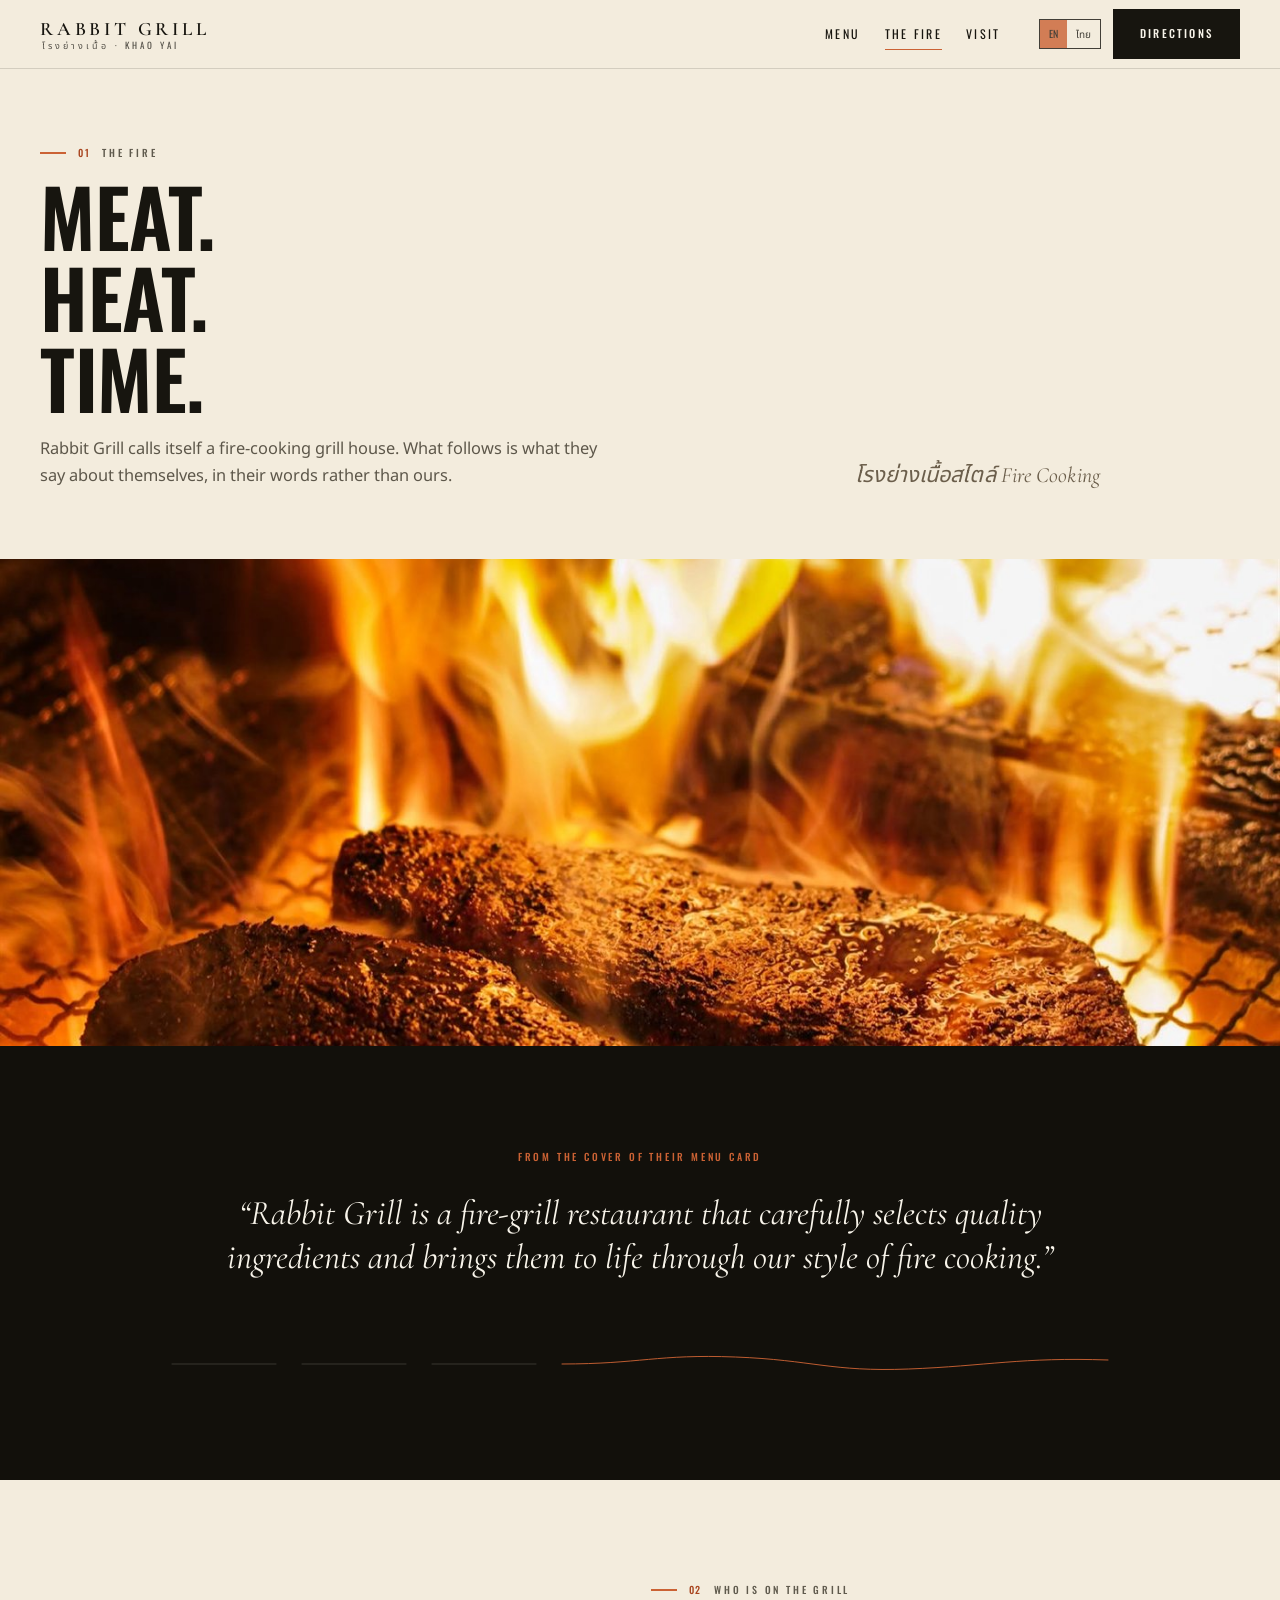
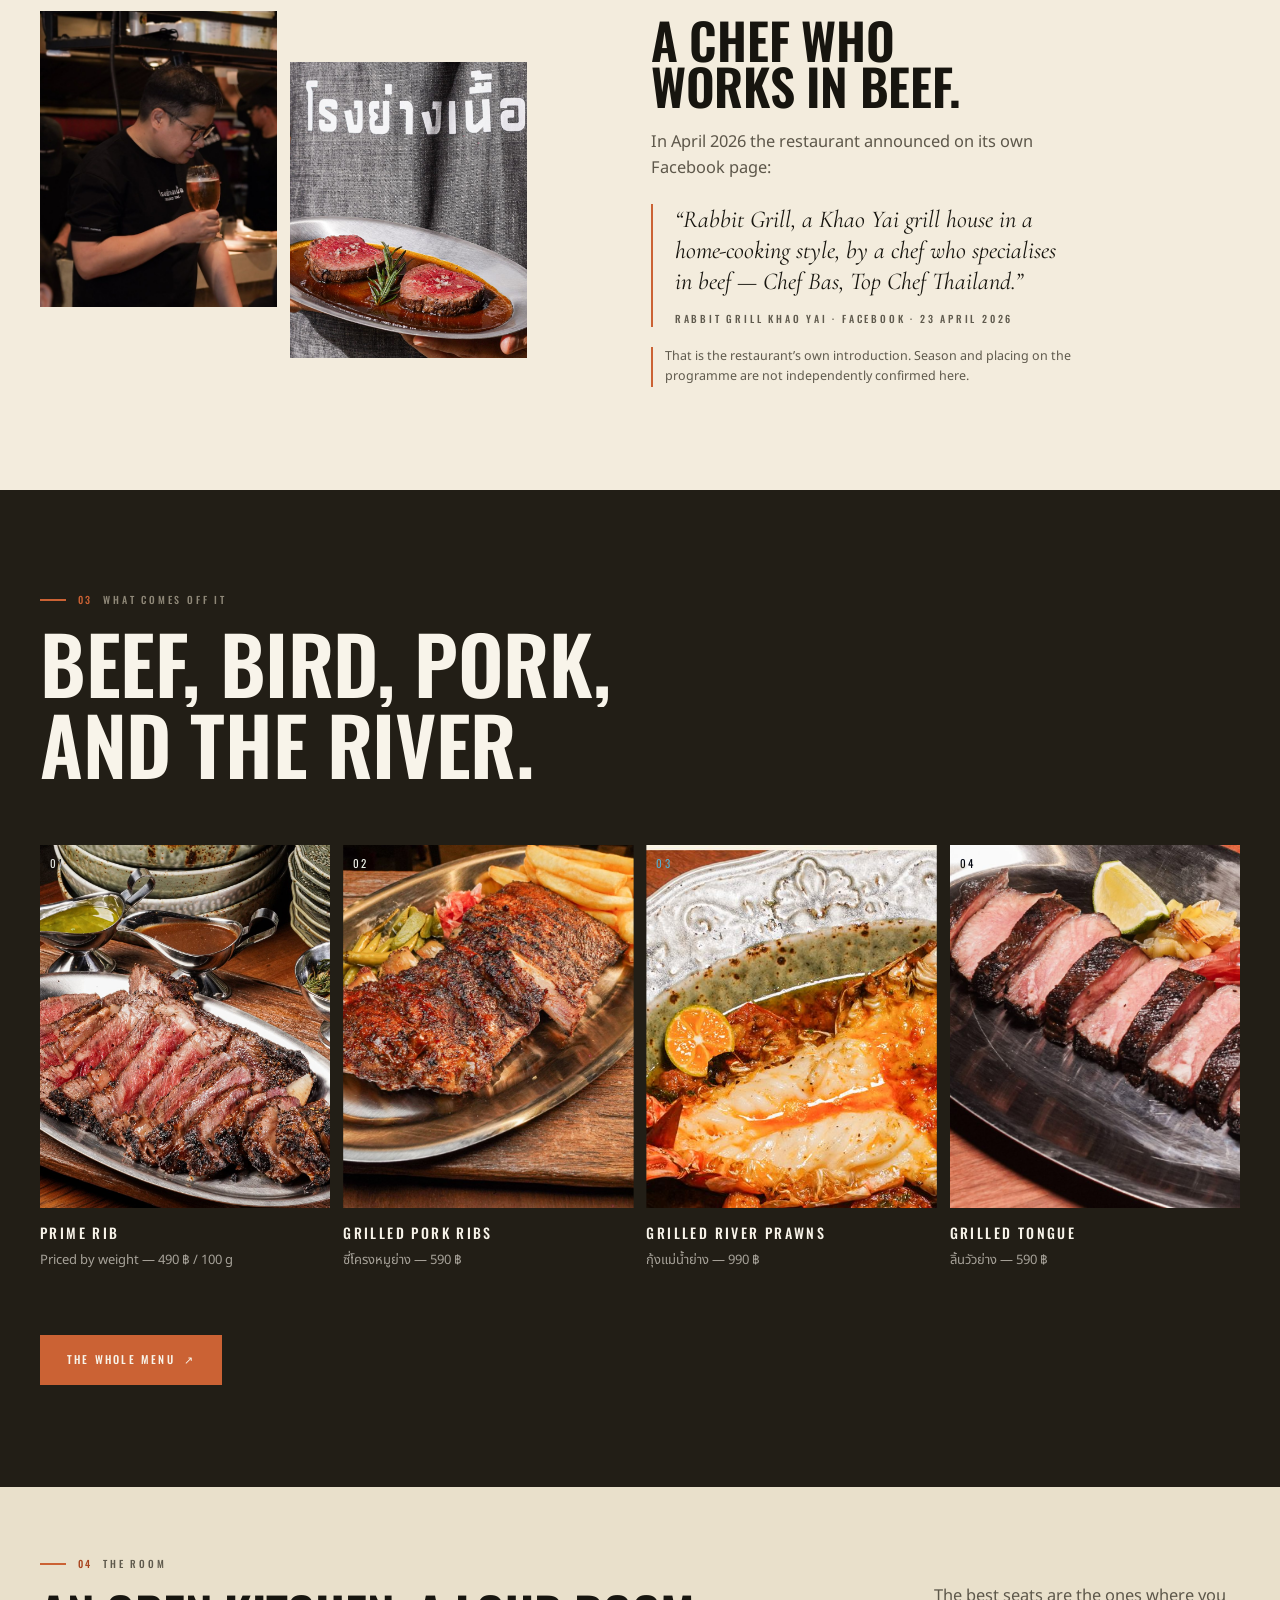
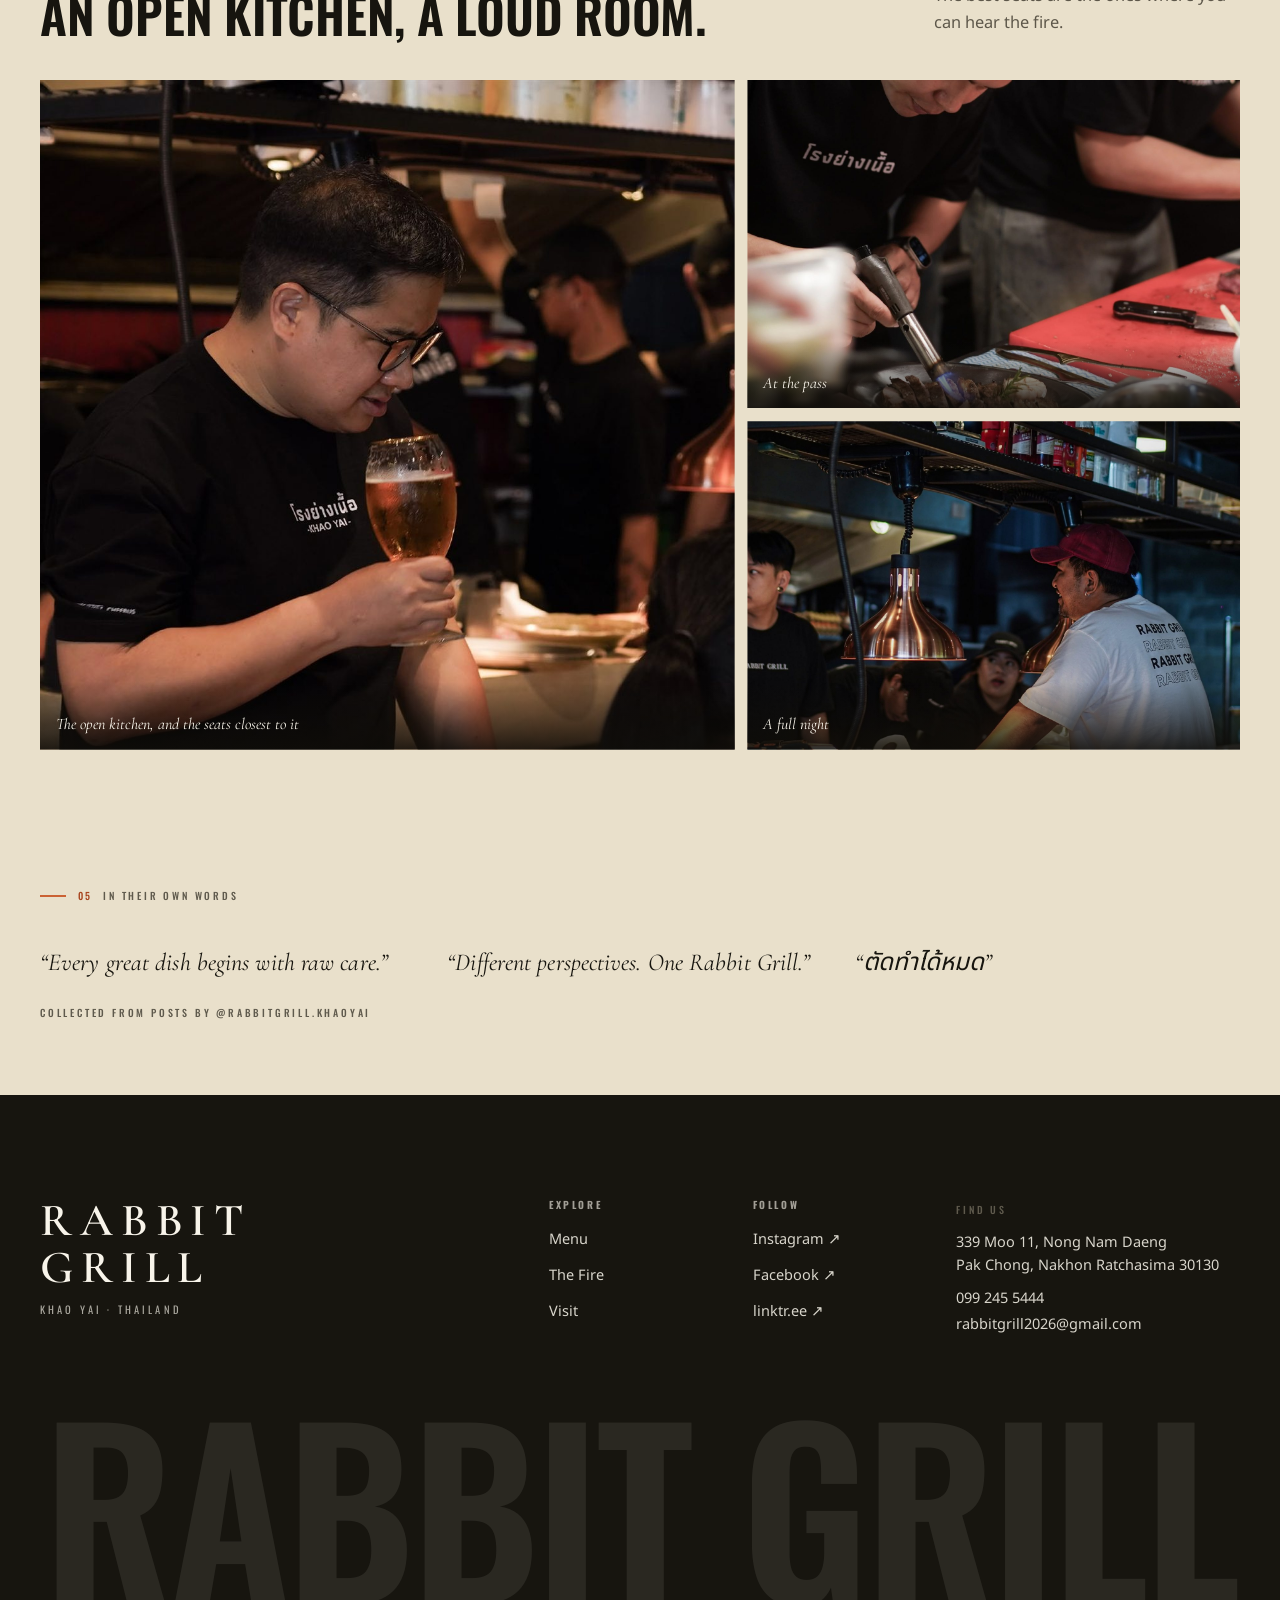
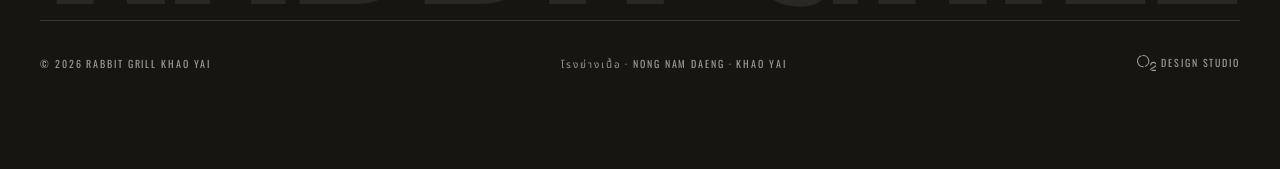
<file: fire.html>
<!DOCTYPE html>
<html lang="en">
<head>
<meta charset="utf-8">
<meta name="viewport" content="width=device-width, initial-scale=1, viewport-fit=cover">
<title>The Fire — Rabbit Grill Khao Yai | Fire cooking in Nong Nam Daeng</title>
<meta name="description" content="How Rabbit Grill Khao Yai describes itself: a fire-grill house that selects good meat and cooks it carefully over fire, run by a chef the restaurant introduces as a beef specialist.">
<link rel="canonical" href="https://rabbitgrillkhaoyai.com/fire.html">

<meta property="og:type" content="website">
<meta property="og:site_name" content="Rabbit Grill Khao Yai">
<meta property="og:title" content="The Fire — Rabbit Grill Khao Yai">
<meta property="og:description" content="Fire cooking, in their own words.">
<meta property="og:image" content="https://rabbitgrillkhaoyai.com/img/apron-portrait.jpg">
<meta name="twitter:card" content="summary_large_image">
<meta name="theme-color" content="#17150F">

<link rel="icon" href="img/favicon.svg" type="image/svg+xml">
<link rel="preconnect" href="https://fonts.googleapis.com">
<link rel="preconnect" href="https://fonts.gstatic.com" crossorigin>
<link href="https://fonts.googleapis.com/css2?family=Cormorant+Garamond:ital,wght@0,600;1,400;1,600&family=Oswald:wght@400;500;600&family=Noto+Sans+Thai:wght@400;500;700&display=swap" rel="stylesheet">
<link rel="stylesheet" href="css/base.css">
<link rel="stylesheet" href="css/site.css">
</head>

<body class="has-bar" data-nav="solid">
<a class="skip" href="#main" data-th="ข้ามไปยังเนื้อหา">Skip to content</a>

<header class="nav">
  <div class="nav__in">
    <a class="nav__mark" href="index.html" aria-label="Rabbit Grill Khao Yai, home">
      <b>Rabbit Grill</b><i data-th="โรงย่างเนื้อ · เขาใหญ่">โรงย่างเนื้อ · Khao Yai</i>
    </a>
    <nav class="nav__links" aria-label="Main">
      <a href="menu.html" data-th="เมนู">Menu</a>
      <a href="fire.html" aria-current="page" data-th="เตาไฟ">The Fire</a>
      <a href="visit.html" data-th="มาหาเรา">Visit</a>
    </nav>
    <div class="nav__right">
      <div class="lang" role="group" aria-label="Language">
        <button type="button" data-lang-btn="en" aria-pressed="true"><span>EN</span></button>
        <button type="button" data-lang-btn="th" aria-pressed="false"><span>ไทย</span></button>
      </div>
      <a class="btn nav__cta" href="visit.html#directions" data-th="เส้นทาง">Directions</a>
      <button class="burger" type="button" aria-expanded="false" aria-controls="sheet" aria-label="Open menu"><span></span></button>
    </div>
  </div>
</header>

<div class="sheet" id="sheet" aria-hidden="true">
  <div class="sheet__top"><button class="sheet__x" type="button" aria-label="Close menu">&times;</button></div>
  <nav class="sheet__nav" aria-label="Mobile">
    <a href="menu.html"><span data-th="เมนู">Menu</span><em>01</em></a>
    <a href="fire.html"><span data-th="เตาไฟ">The Fire</span><em>02</em></a>
    <a href="visit.html"><span data-th="มาหาเรา">Visit</span><em>03</em></a>
    <a href="visit.html#directions"><span data-th="เส้นทาง">Directions</span><em>↗</em></a>
  </nav>
  <div class="sheet__foot">
    <div class="sheet__soc">
      <a href="https://www.instagram.com/rabbitgrill.khaoyai/" target="_blank" rel="noopener">Instagram ↗</a>
      <a href="https://www.facebook.com/p/Rabbit-Grill-Khao-Yai-61572023661554/" target="_blank" rel="noopener">Facebook ↗</a>
    </div>
    <a class="tlink" href="tel:+66992455444">099 245 5444</a>
  </div>
</div>

<main id="main">

<!-- ============ HEAD ============ -->
<section class="band mhead pad-s">
  <div class="wrap">
    <div class="g12" style="align-items:end">
      <div style="grid-column:1 / span 7">
        <p class="shead__eyebrow"><span class="shead__no">01</span> <span data-th="เตาไฟ">The fire</span></p>
        <h1 class="dsp dsp--l lines" data-reveal style="margin-block:14px 22px" data-th="<span><span>เนื้อ</span></span><span><span>ไฟ</span></span><span><span>เวลา</span></span>">
          <span><span>Meat.</span></span>
          <span><span>Heat.</span></span>
          <span><span>Time.</span></span>
        </h1>
        <p class="lede lede--wide" data-reveal data-th="Rabbit Grill เรียกตัวเองว่า “โรงย่างเนื้อสไตล์ Fire Cooking” ต่อจากนี้คือคำที่ร้านเล่าถึงตัวเอง คำของร้าน ไม่ใช่ของเรา">
          Rabbit Grill calls itself a fire-cooking grill house. What follows is what they say about themselves, in their words rather than ours.
        </p>
      </div>
      <p class="hand" style="grid-column:9 / span 4;font-size:clamp(18px,1.7vw,24px);color:var(--taupe)" data-reveal>
        โรงย่างเนื้อสไตล์ Fire Cooking
      </p>
    </div>
  </div>
</section>

<!-- ============ THE ROOM BAND ============ -->
<figure class="bleed" data-reveal="mask" style="margin:0">
  <div class="media media--live">
    <img src="img/fire-hearth.jpg" width="1400" height="1579" loading="lazy" alt="Cuts of beef laid across the grate with flames climbing through the bars.">
  </div>
</figure>

<!-- ============ THEIR STATEMENT ============ -->
<section class="band pad on-fire" style="--bg:#12100B">
  <div class="wrap wrap-narrow" style="text-align:center">
    <p class="tag tag--accent" data-reveal style="justify-content:center;display:flex" data-th="จากหน้าปกเมนูของร้าน">From the cover of their menu card</p>
    <blockquote data-reveal style="margin-top:26px">
      <p class="serif-quote" data-th="“โรงย่างเนื้อแห่งเขาใหญ่ ที่ยึดความคลาสสิกของการย่างแบบดั้งเดิม คัดเฉพาะเนื้อคุณภาพดี ถูกย่างด้วยไฟอย่างพิถีพิถัน”">
        &ldquo;Rabbit Grill is a fire-grill restaurant that carefully selects quality ingredients and brings them to life through our style of fire cooking.&rdquo;
      </p>
    </blockquote>
    <svg class="heatline" viewBox="0 0 1200 26" preserveAspectRatio="none" aria-hidden="true" style="margin-top:clamp(40px,6vw,72px)">
      <line data-draw x1="60" y1="13" x2="180" y2="13"></line>
      <line data-draw x1="210" y1="13" x2="330" y2="13"></line>
      <line data-draw x1="360" y1="13" x2="480" y2="13"></line>
      <path class="hl-live" data-draw d="M510 13 C 600 13, 620 3, 710 6 C 800 9, 820 21, 910 18 C 1000 15, 1040 6, 1140 9"></path>
    </svg>
  </div>
</section>

<!-- ============ THE CHEF ============ -->
<section class="band pad">
  <div class="wrap">
    <div class="g12" style="align-items:center">
      <div style="grid-column:1 / span 5" data-reveal="mask">
        <div class="duo">
          <figure>
            <div class="media media--live"><img src="img/venue-host.jpg" width="1000" height="1246" loading="lazy" alt="A host in a โรงย่างเนื้อ Khao Yai shirt carrying a beer past the open kitchen."></div>
          </figure>
          <figure>
            <div class="media media--live"><img src="img/apron-portrait.jpg" width="1000" height="1071" loading="lazy" alt="A cook in the โรงย่างเนื้อ apron holding out a steel platter of sliced beef."></div>
          </figure>
        </div>
      </div>
      <div style="grid-column:7 / span 5" data-stagger="110">
        <p class="shead__eyebrow"><span class="shead__no">02</span> <span data-th="คนที่คุมเตา">Who is on the grill</span></p>
        <h2 class="dsp dsp--m" data-reveal style="margin-block:14px 20px" data-th="เชฟสายเนื้อ">A chef who works in beef.</h2>
        <p class="lede" data-reveal data-th="เมษายน 2026 ร้านประกาศบนเพจ Facebook ของตัวเองว่า">
          In April 2026 the restaurant announced on its own Facebook page:
        </p>
        <blockquote data-reveal style="margin-top:22px;border-left:2px solid var(--ember);padding-left:22px">
          <p class="serif-quote" style="font-size:clamp(19px,1.9vw,28px)" data-th="“Rabbit Grill โรงย่างเนื้อเขาใหญ่ สไตล์ Home Cooking โดยเชฟผู้เชี่ยวชาญด้านเนื้อ เชฟบัส Top Chef Thailand”">
            &ldquo;Rabbit Grill, a Khao Yai grill house in a home-cooking style, by a chef who specialises in beef — Chef Bas, Top Chef Thailand.&rdquo;
          </p>
          <cite class="tag" style="display:block;margin-top:14px;font-style:normal" data-th="Rabbit Grill Khao Yai · Facebook · 23 เมษายน 2026">Rabbit Grill Khao Yai · Facebook · 23 April 2026</cite>
        </blockquote>
        <p class="visit__flag" style="margin-top:20px" data-reveal data-th="นี่คือคำแนะนำตัวของร้านเอง ส่วนซีซั่นและอันดับในรายการ เรายังไม่ได้ยืนยันจากแหล่งอื่น">
          That is the restaurant&rsquo;s own introduction. Season and placing on the programme are not independently confirmed here.
        </p>
      </div>
    </div>
  </div>
</section>

<!-- ============ WHAT COMES OFF IT ============ -->
<section class="band pad on-fire proc">
  <div class="wrap">
    <p class="shead__eyebrow"><span class="shead__no">03</span> <span data-th="สิ่งที่ออกมาจากเตา">What comes off it</span></p>
    <h2 class="dsp dsp--l lines" data-reveal style="margin-block:14px clamp(32px,5vw,64px)" data-th="<span><span>เนื้อ ไก่ หมู</span></span><span><span>และของจากแม่น้ำ</span></span>">
      <span><span>Beef, bird, pork,</span></span>
      <span><span>and the river.</span></span>
    </h2>

    <div class="proc__strip" data-stagger="90">
      <figure class="proc__step" data-reveal="mask" style="margin:0">
        <em>01</em>
        <div class="media media--live"><img src="img/primerib-full.jpg" width="1200" height="1285" loading="lazy" alt="Sliced prime rib on a steel platter with jus and chimichurri."></div>
        <h3>Prime Rib</h3>
        <p data-th="คิดราคาตามน้ำหนัก 490 บาท / 100 กรัม">Priced by weight — 490 ฿ / 100 g</p>
      </figure>
      <figure class="proc__step" data-reveal="mask" style="margin:0">
        <em>02</em>
        <div class="media media--live"><img src="img/pork-ribs.jpg" width="900" height="1073" loading="lazy" alt="Grilled pork ribs with fries and pickles on a steel platter."></div>
        <h3>Grilled Pork Ribs</h3>
        <p data-th="ซี่โครงหมูย่าง 590 บาท">ซี่โครงหมูย่าง — 590 ฿</p>
      </figure>
      <figure class="proc__step" data-reveal="mask" style="margin:0">
        <em>03</em>
        <div class="media media--live"><img src="img/river-prawns.jpg" width="1200" height="985" loading="lazy" alt="Grilled river prawns split open with chilli butter and calamansi."></div>
        <h3>Grilled River Prawns</h3>
        <p data-th="กุ้งแม่น้ำย่าง 990 บาท">กุ้งแม่น้ำย่าง — 990 ฿</p>
      </figure>
      <figure class="proc__step" data-reveal="mask" style="margin:0">
        <em>04</em>
        <div class="media media--live"><img src="img/grilled-tongue.jpg" width="1200" height="907" loading="lazy" alt="Sliced grilled beef tongue with pickled onion and wasabi."></div>
        <h3>Grilled Tongue</h3>
        <p data-th="ลิ้นวัวย่าง 590 บาท">ลิ้นวัวย่าง — 590 ฿</p>
      </figure>
    </div>

    <p style="margin-top:clamp(36px,5vw,64px)" data-reveal>
      <a class="btn btn--ember" href="menu.html"><span data-th="ดูเมนูทั้งหมด">The whole menu</span> <span class="arw" aria-hidden="true">↗</span></a>
    </p>
  </div>
</section>

<!-- ============ THE ROOM ============ -->
<section class="band pad-s" style="--bg:var(--paper-2)">
  <div class="wrap">
    <div class="soc__head">
      <div>
        <p class="shead__eyebrow"><span class="shead__no">04</span> <span data-th="ห้องอาหาร">The room</span></p>
        <h2 class="dsp dsp--m" data-reveal style="margin-top:12px" data-th="ครัวเปิด เสียงเต็มร้าน">An open kitchen, a loud room.</h2>
      </div>
      <p class="lede" data-reveal style="max-width:34ch" data-th="โต๊ะที่ดีที่สุดคือโต๊ะที่ได้ยินเสียงไฟ">The best seats are the ones where you can hear the fire.</p>
    </div>
    <div class="mosaic" data-stagger="90">
      <figure class="mosaic__a" data-reveal="mask">
        <div class="media media--live"><img src="img/venue-counter.jpg" width="1600" height="1062" loading="lazy" alt="Guests at the counter with the open kitchen behind them."></div>
        <figcaption data-th="ครัวเปิด กับโต๊ะที่นั่งชิดที่สุด">The open kitchen, and the seats closest to it</figcaption>
      </figure>
      <figure class="mosaic__b" data-reveal="mask">
        <div class="media media--live"><img src="img/venue-chef.jpg" width="1600" height="991" loading="lazy" alt="A cook finishing a dish at the pass."></div>
        <figcaption data-th="ที่หน้าเตา">At the pass</figcaption>
      </figure>
      <figure class="mosaic__c" data-reveal="mask">
        <div class="media media--live"><img src="img/venue-pass.jpg" width="1600" height="1094" loading="lazy" alt="Staff working under copper heat lamps on a busy night."></div>
        <figcaption data-th="คืนที่ร้านแน่น">A full night</figcaption>
      </figure>
    </div>
  </div>
</section>

<!-- ============ THEIR WORDS ============ -->
<section class="band pad-s" style="--bg:var(--paper-2)">
  <div class="wrap">
    <p class="shead__eyebrow"><span class="shead__no">05</span> <span data-th="คำของร้านเอง">In their own words</span></p>
    <div class="g12" style="margin-top:clamp(24px,3.4vw,44px)">
      <blockquote style="grid-column:1 / span 4" data-reveal>
        <p class="hand" style="font-size:clamp(20px,1.9vw,27px)" data-th="“ทุกจานที่ดีเริ่มจากการดูแลตั้งแต่ยังดิบ”">&ldquo;Every great dish begins with raw care.&rdquo;</p>
      </blockquote>
      <blockquote style="grid-column:5 / span 4" data-reveal>
        <p class="hand" style="font-size:clamp(20px,1.9vw,27px)" data-th="“มุมมองต่างกัน แต่ Rabbit Grill เดียวกัน”">&ldquo;Different perspectives. One Rabbit Grill.&rdquo;</p>
      </blockquote>
      <blockquote style="grid-column:9 / span 4" data-reveal>
        <p class="hand" style="font-size:clamp(20px,1.9vw,27px)">&ldquo;ตัดทำได้หมด&rdquo;</p>
      </blockquote>
    </div>
    <p class="tag" style="margin-top:26px" data-reveal data-th="เก็บจากโพสต์ของ @rabbitgrill.khaoyai">Collected from posts by @rabbitgrill.khaoyai</p>
  </div>
</section>

</main>

<footer class="foot">
  <div class="wrap">
    <div class="g12 foot__grid">
      <div class="foot__brand">
        <span class="mark">Rabbit<br>Grill</span>
        <i data-th="เขาใหญ่ · ประเทศไทย">Khao Yai · Thailand</i>
      </div>
      <nav class="foot__col" aria-label="Footer">
        <h4 data-th="ดูเพิ่มเติม">Explore</h4>
        <ul>
          <li><a class="tlink" href="menu.html" data-th="เมนู">Menu</a></li>
          <li><a class="tlink" href="fire.html" data-th="เตาไฟ">The Fire</a></li>
          <li><a class="tlink" href="visit.html" data-th="มาหาเรา">Visit</a></li>
        </ul>
      </nav>
      <div class="foot__col">
        <h4 data-th="ติดตาม">Follow</h4>
        <ul>
          <li><a class="tlink" href="https://www.instagram.com/rabbitgrill.khaoyai/" target="_blank" rel="noopener">Instagram ↗</a></li>
          <li><a class="tlink" href="https://www.facebook.com/p/Rabbit-Grill-Khao-Yai-61572023661554/" target="_blank" rel="noopener">Facebook ↗</a></li>
          <li><a class="tlink" href="https://linktr.ee/rabbitgrill" target="_blank" rel="noopener">linktr.ee ↗</a></li>
        </ul>
      </div>
      <div class="foot__addr">
        <h4 class="tag" style="margin-bottom:14px" data-th="มาหาเรา">Find us</h4>
        <p data-th="339 หมู่ 11 ตำบลหนองน้ำแดง<br>อำเภอปากช่อง จังหวัดนครราชสีมา 30130">339 Moo 11, Nong Nam Daeng<br>Pak Chong, Nakhon Ratchasima 30130</p>
        <p style="margin-top:10px">
          <a class="tlink" href="tel:+66992455444">099 245 5444</a><br>
          <a class="tlink" href="mailto:rabbitgrill2026@gmail.com">rabbitgrill2026@gmail.com</a>
        </p>
      </div>
    </div>
    <p class="foot__wordmark" aria-hidden="true">Rabbit Grill</p>
    <div class="foot__base">
      <span>&copy; <span data-year>2026</span> Rabbit Grill Khao Yai</span>
      <span data-th="โรงย่างเนื้อ · หนองน้ำแดง · เขาใหญ่">โรงย่างเนื้อ · Nong Nam Daeng · Khao Yai</span>
      <a class="o2-credit" href="https://o2-designstudio.com/" target="_blank" rel="noopener" lang="en" aria-label="Website by O2 Design Studio (opens in a new tab)"><span class="o2-credit__lockup"><svg class="o2-credit__mark" viewBox="0 0 158.1 129.7" aria-hidden="true" focusable="false"><path fill="currentColor" d="M56.99 99.51A50 50 0 0 1 33.88 2.67L38 10.97A40.84 40.84 0 0 0 52.65 90.75ZM42.27 0.6A50 50 0 0 1 66.45 97.22L62.34 88.93A40.84 40.84 0 0 0 46.59 9.31ZM157.94 74.78L148.9 74.77C147.72 72.56 147.05 70.73 145.23 68.89C138.08 61.67 125.49 63.06 119.44 70.92L118.43 72.68C116.33 76.4 116.59 78.85 116.23 82.89C113.81 83.15 109.39 83.26 107.04 82.84C106.96 80.45 106.94 77.98 107.43 75.63C109.72 64.58 119.41 55.88 130.73 55.04C140.97 54.28 151.46 58.93 156.12 68.39C157.1 70.38 158.02 72.54 157.94 74.78ZM148.84 83.59C151.04 83.14 155.75 83.23 158.04 83.51C157.97 85.63 157.24 87.64 156.34 89.53C153.35 95.79 148.24 98.9 142.26 101.9C137.63 104.22 133.19 106.96 128.53 109.23C126.42 110.25 120.74 112.92 119.24 114.34C116.45 116.97 117.29 117.47 116.13 119.2L114.32 121.49C112.04 121.8 109.41 121.77 107.13 121.51C106.19 114 111.68 108.04 117.74 104.62C124.34 100.89 131.24 97.68 137.85 93.97C143.08 91.03 146.6 89.67 148.84 83.59ZM121.53 120.51C124.54 119.99 135.15 120.36 138.93 120.36C142.92 120.36 154.81 119.99 157.91 120.49L157.85 129.51C154.88 129.77 151.82 129.6 148.83 129.59L135.02 129.59C130.67 129.59 119.91 129.95 116.29 129.48C117.52 126.27 119.99 123.58 121.53 120.51Z"/></svg>Design Studio</span></a>
    </div>
  </div>
</footer>

<nav class="bar" aria-label="Quick actions">
  <a href="menu.html">
    <svg viewBox="0 0 24 24" fill="none" stroke="currentColor" stroke-width="1.5" aria-hidden="true"><path d="M4 4h16v16H4z"/><path d="M8 9h8M8 13h5"/></svg>
    <span data-th="เมนู">Menu</span>
  </a>
  <a href="visit.html#directions" data-primary>
    <svg viewBox="0 0 24 24" fill="none" stroke="currentColor" stroke-width="1.5" aria-hidden="true"><path d="M12 21s7-6.2 7-11a7 7 0 1 0-14 0c0 4.8 7 11 7 11z"/><circle cx="12" cy="10" r="2.5"/></svg>
    <span data-th="เส้นทาง">Directions</span>
  </a>
  <a href="tel:+66992455444">
    <svg viewBox="0 0 24 24" fill="none" stroke="currentColor" stroke-width="1.5" aria-hidden="true"><path d="M5 4h4l2 5-2.5 1.5a11 11 0 0 0 5 5L15 13l5 2v4a1 1 0 0 1-1 1A16 16 0 0 1 4 5a1 1 0 0 1 1-1z"/></svg>
    <span data-th="โทร">Call</span>
  </a>
</nav>

<script src="js/shot.js"></script>
<script src="js/app.js" defer></script>
</body>
</html>
</file>
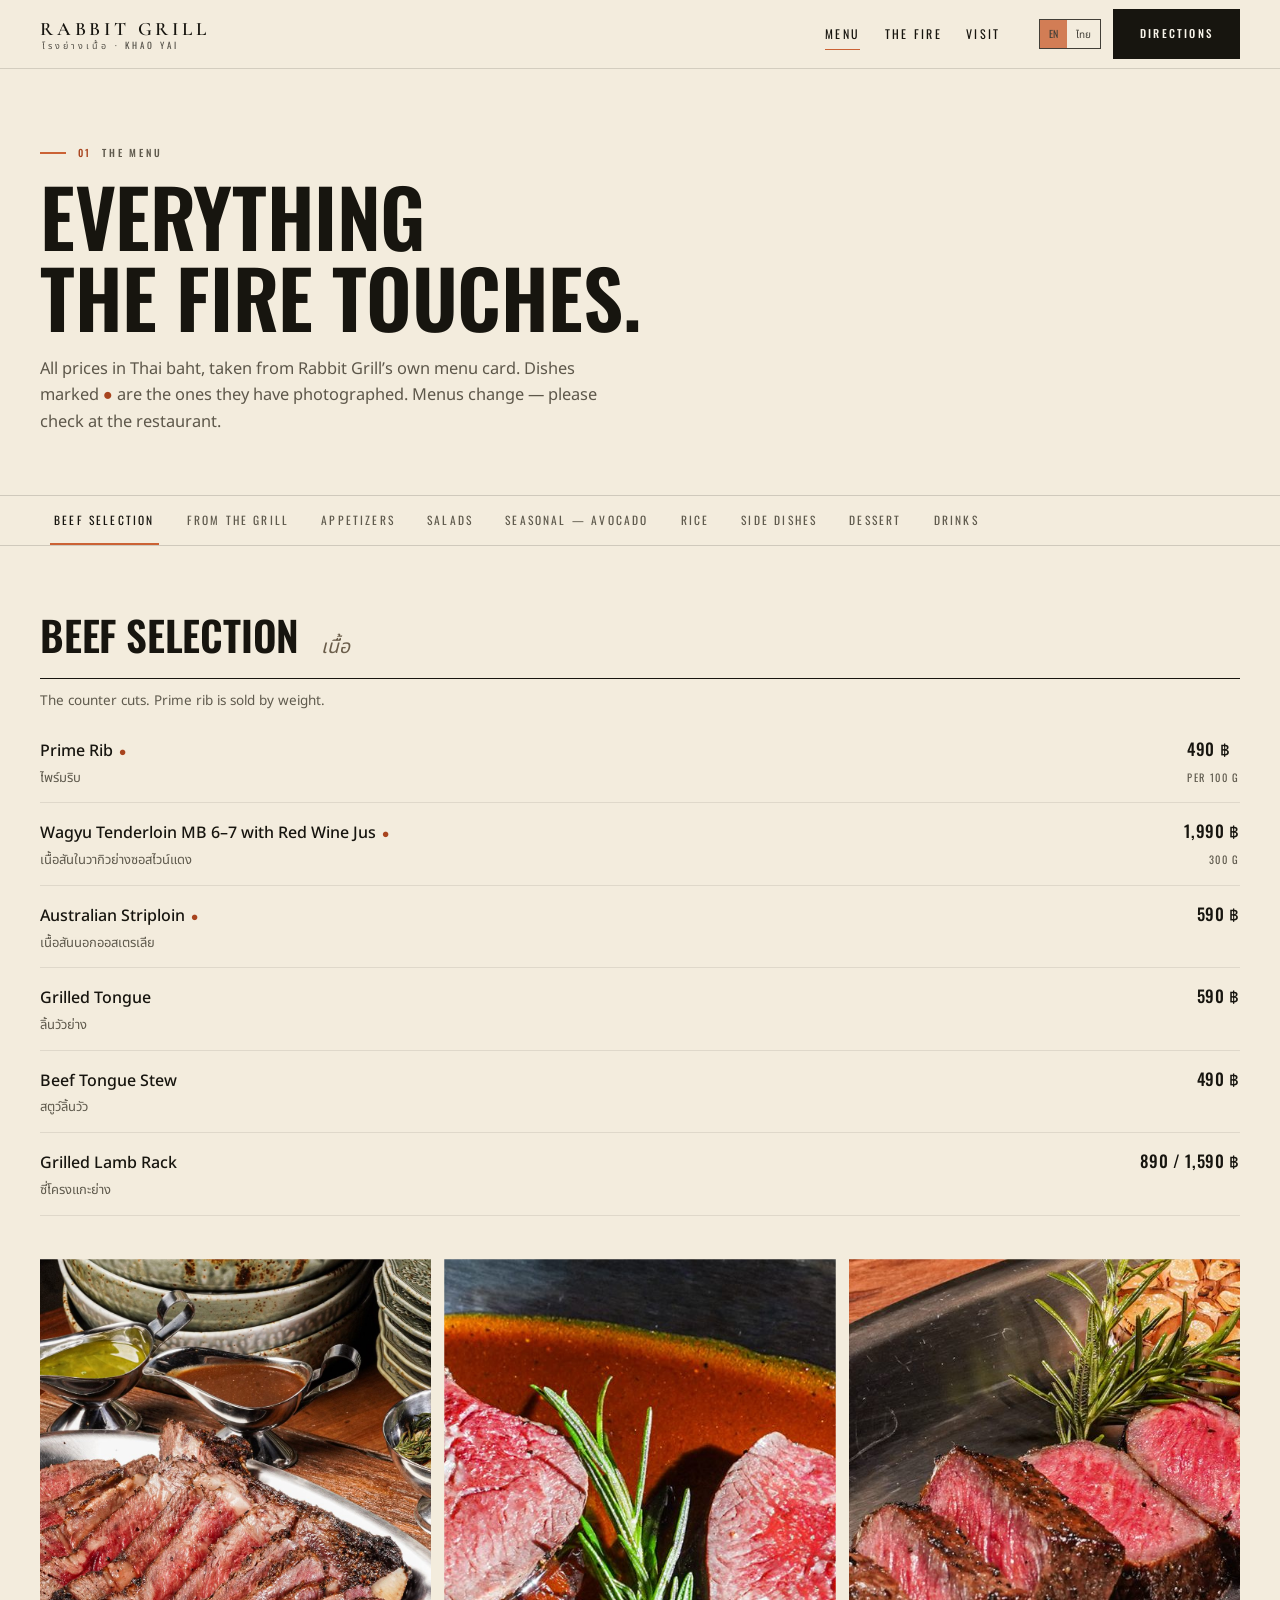
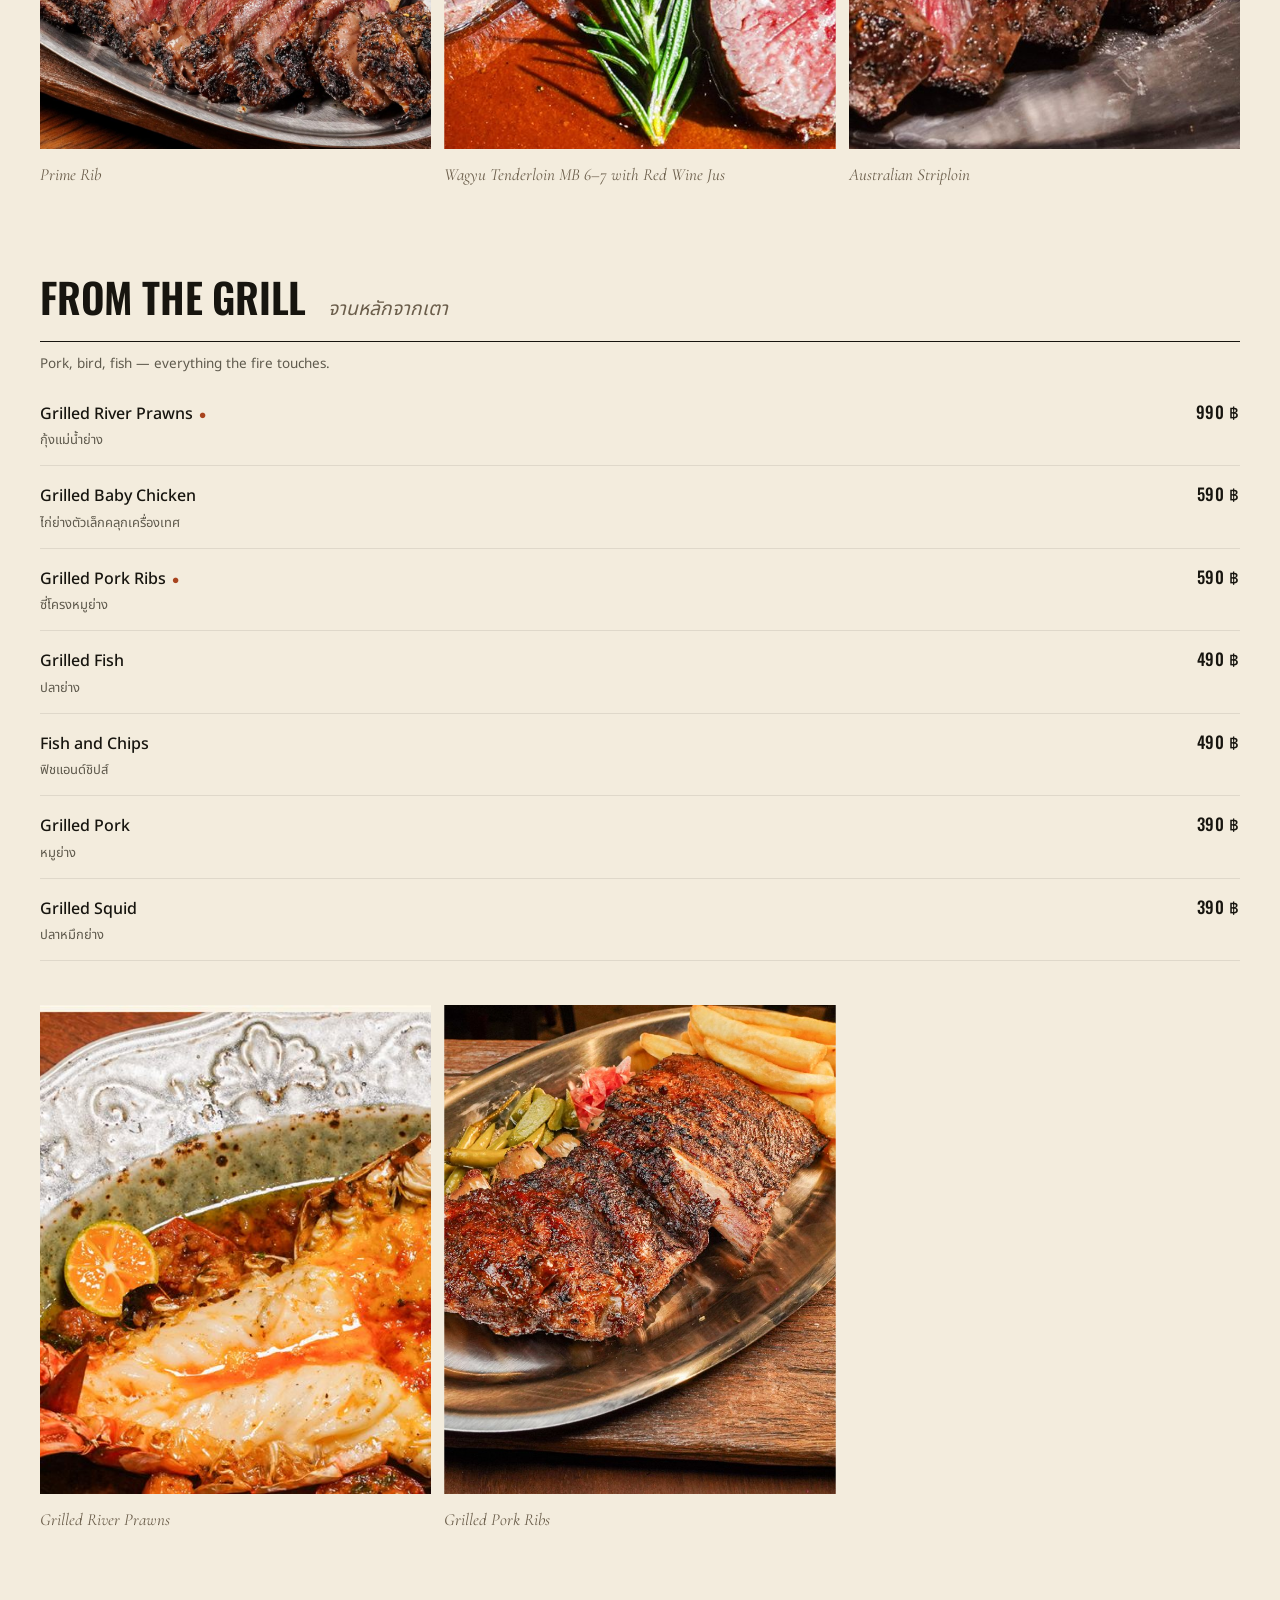
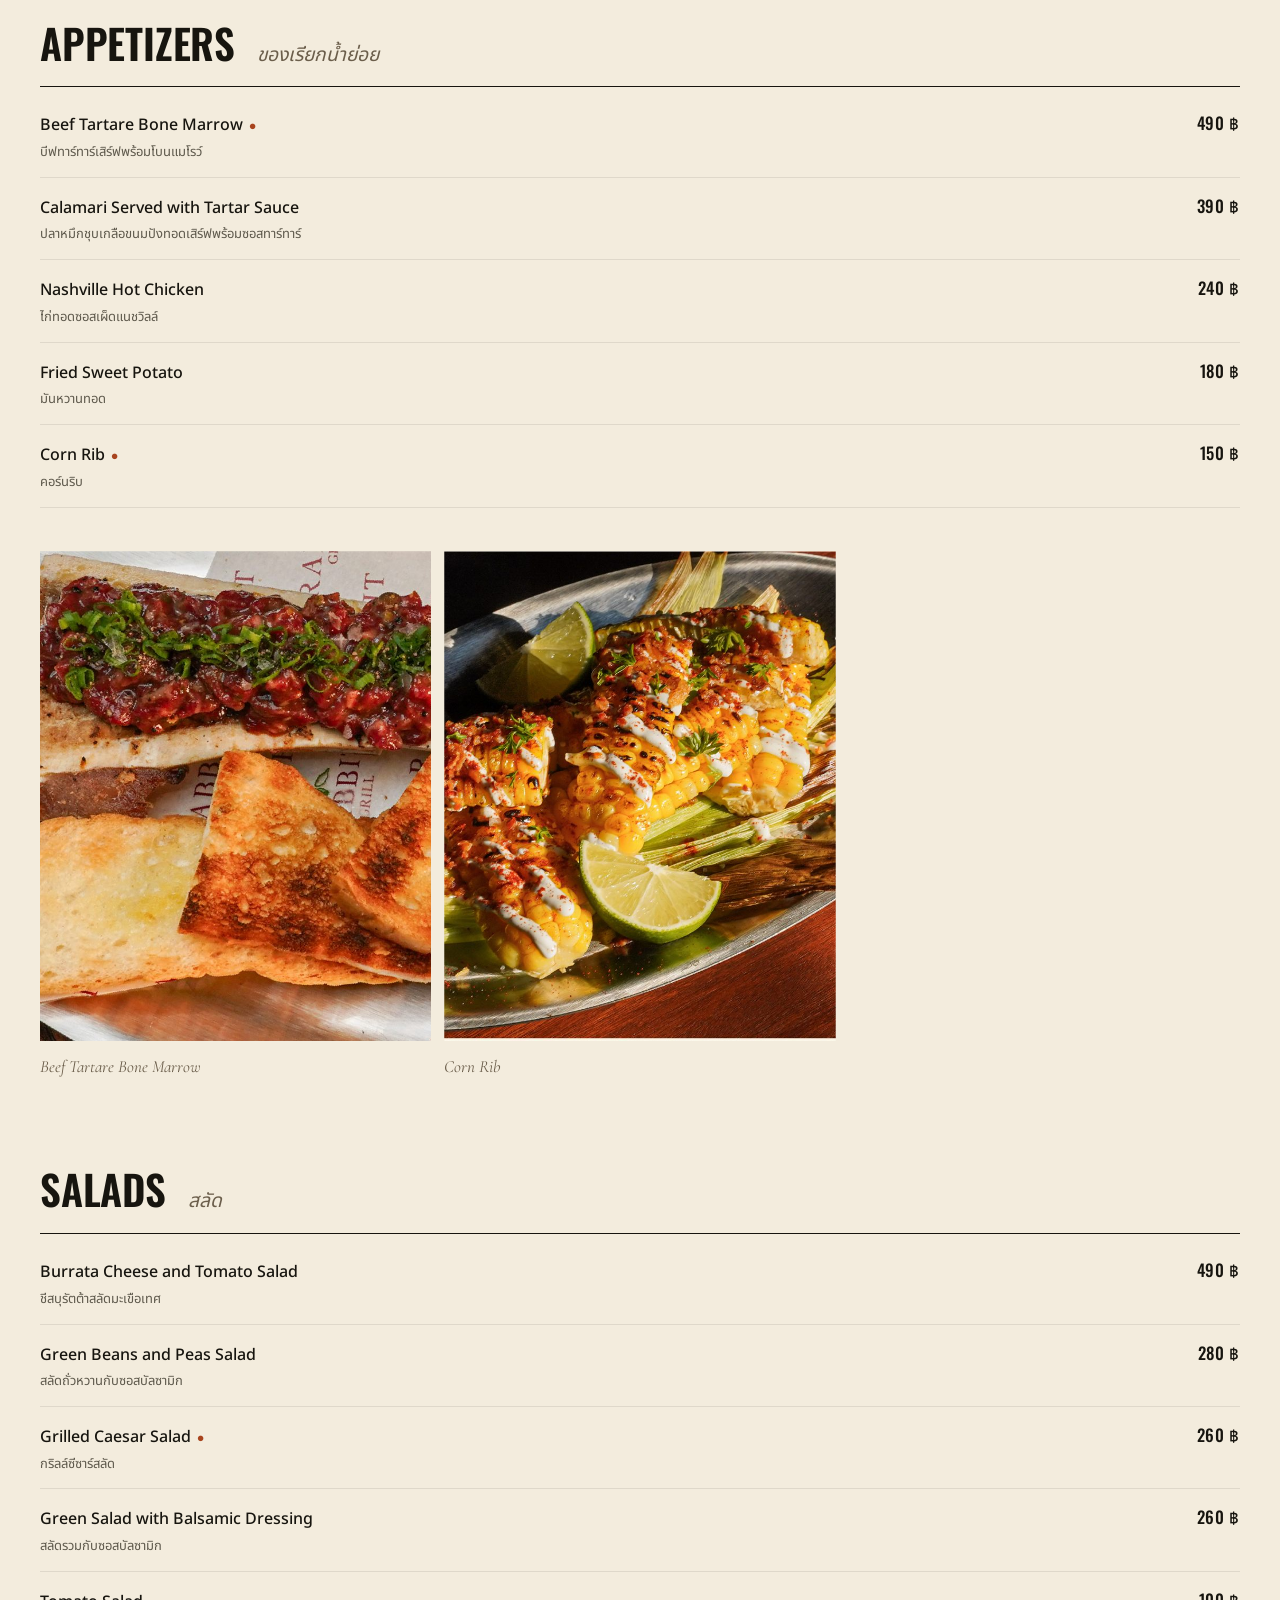
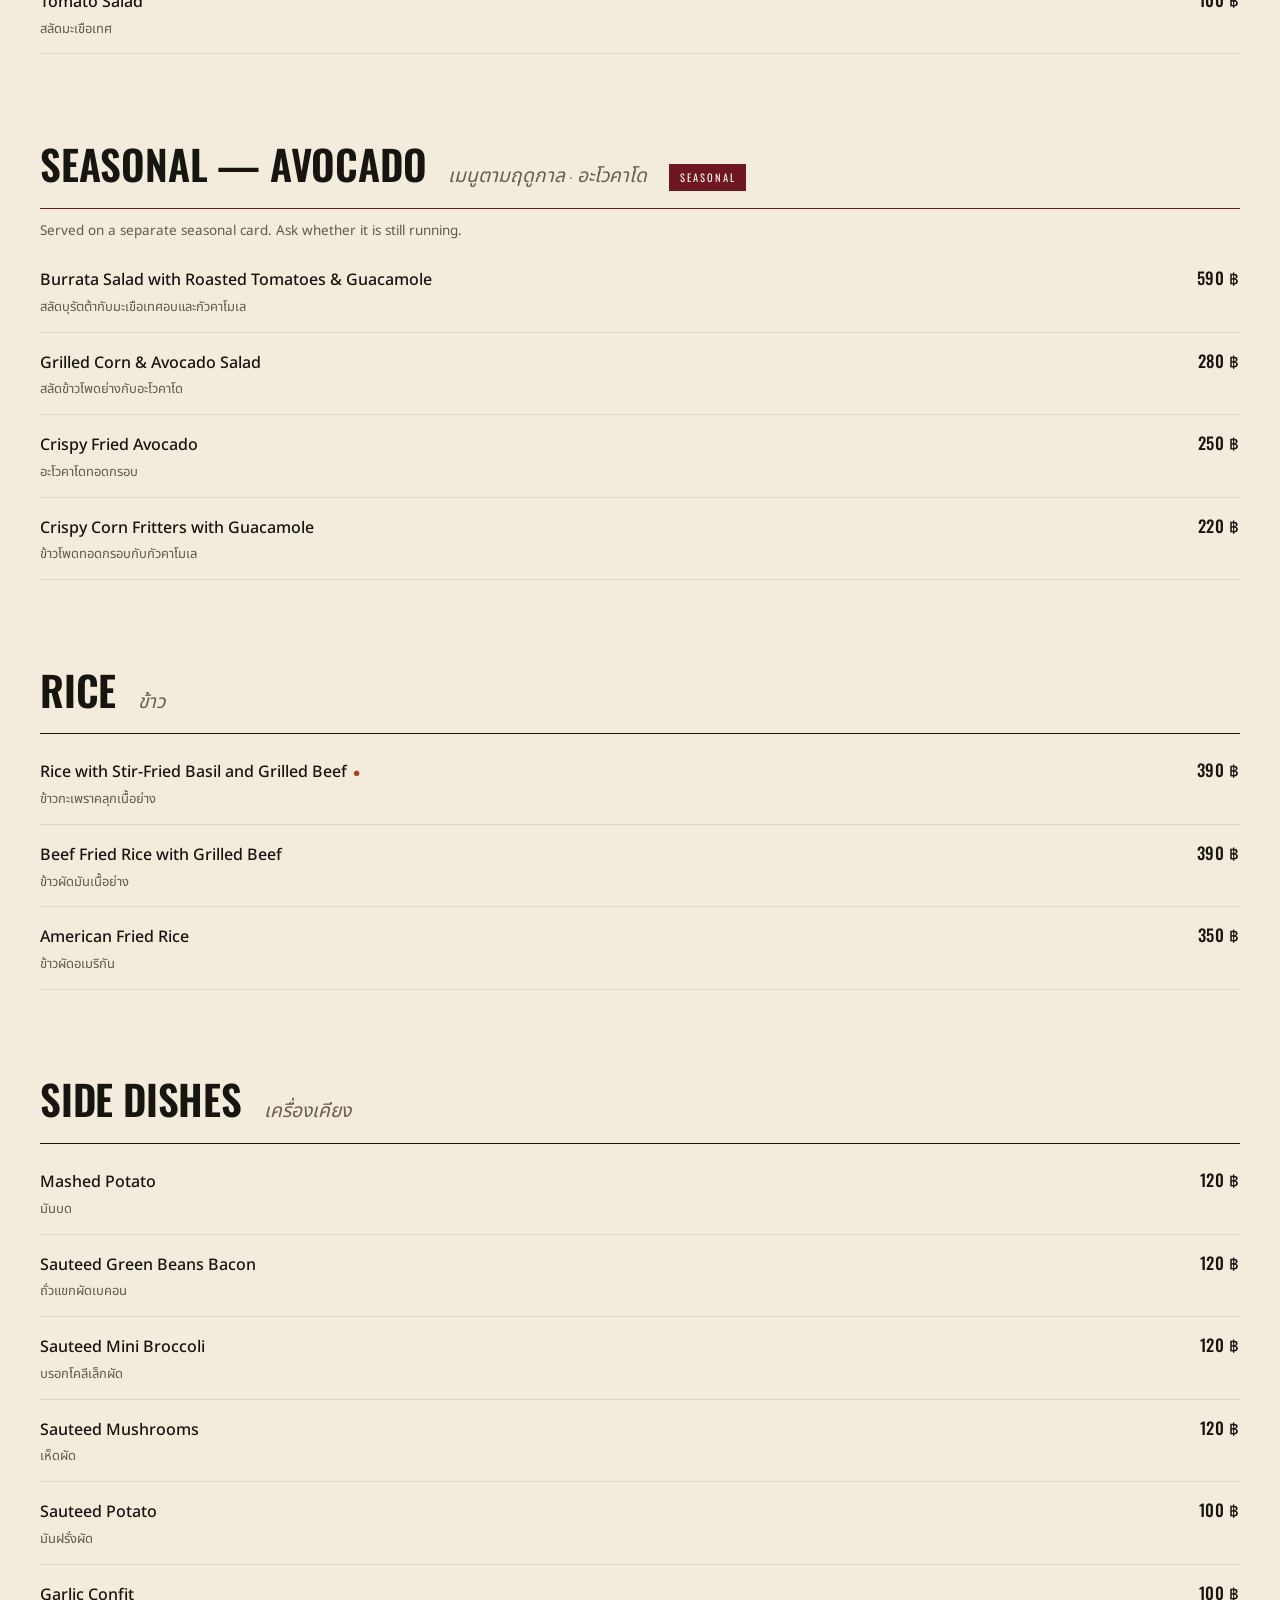
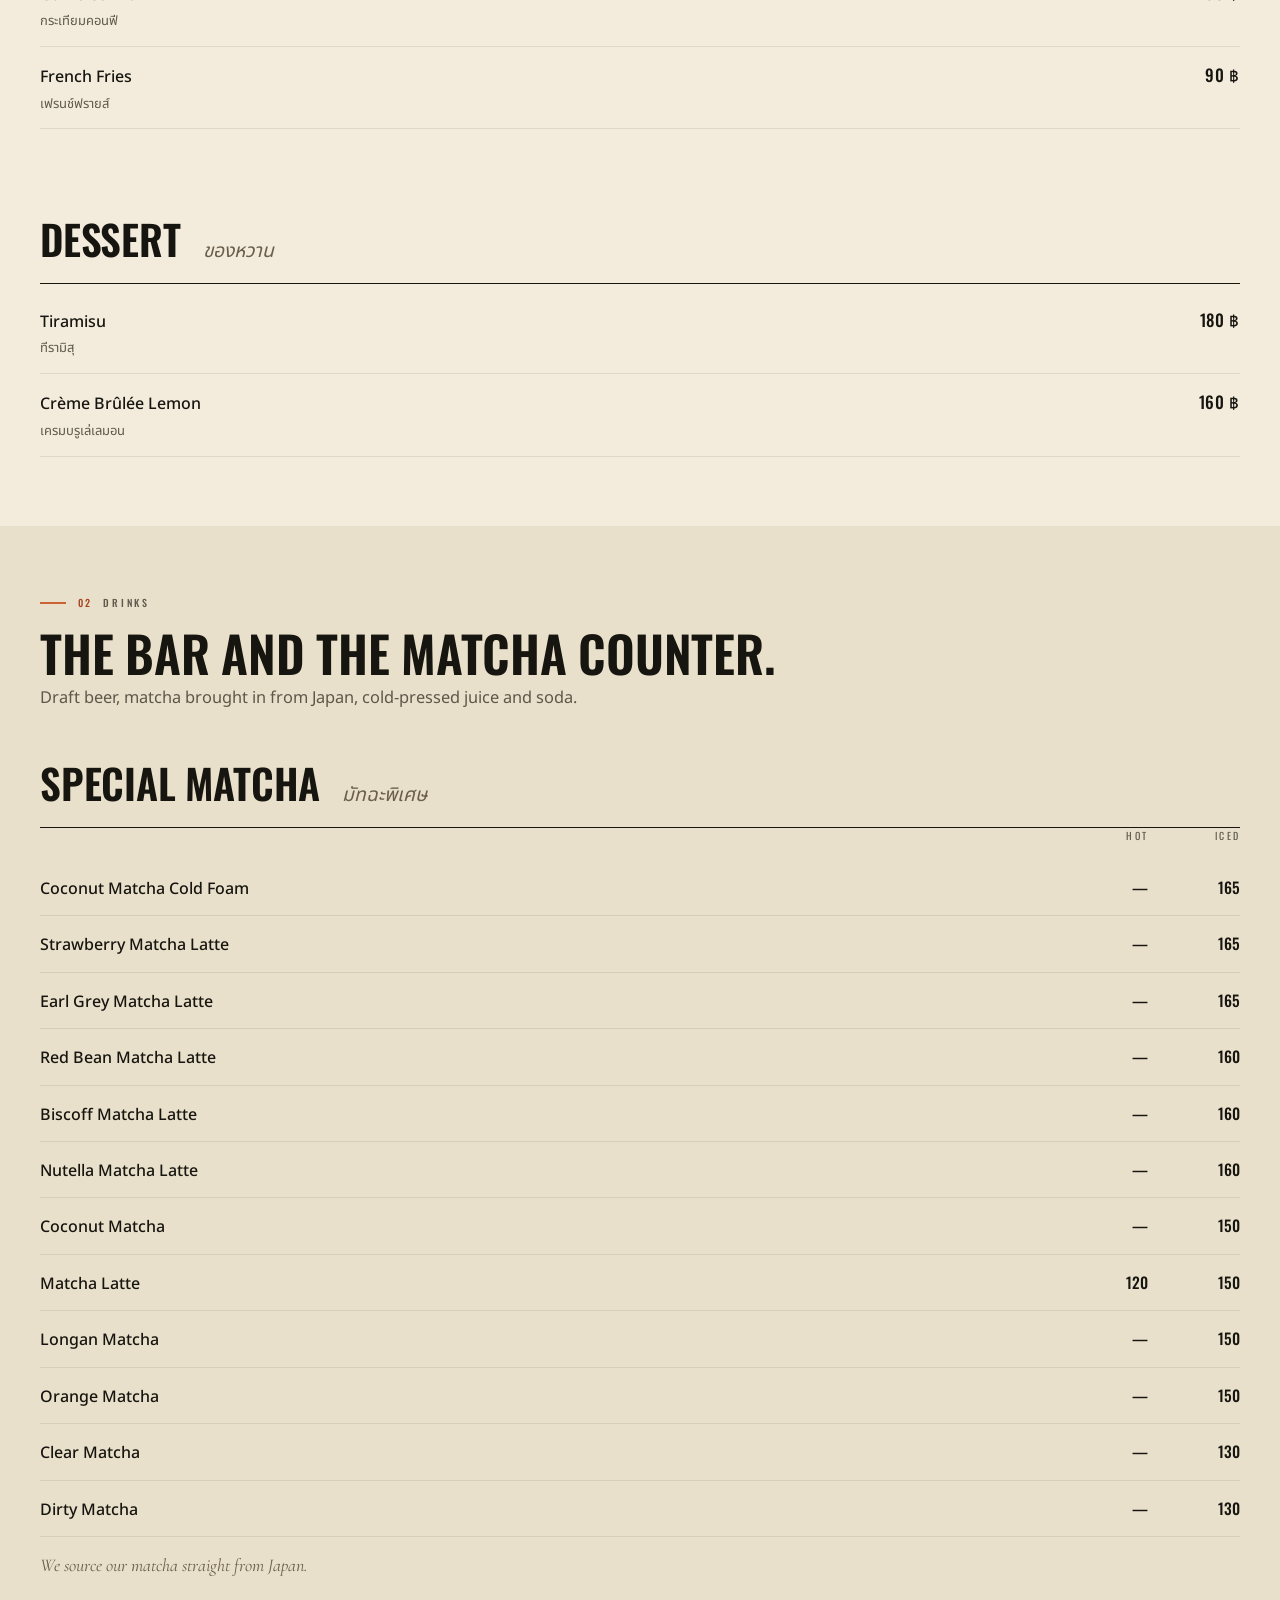
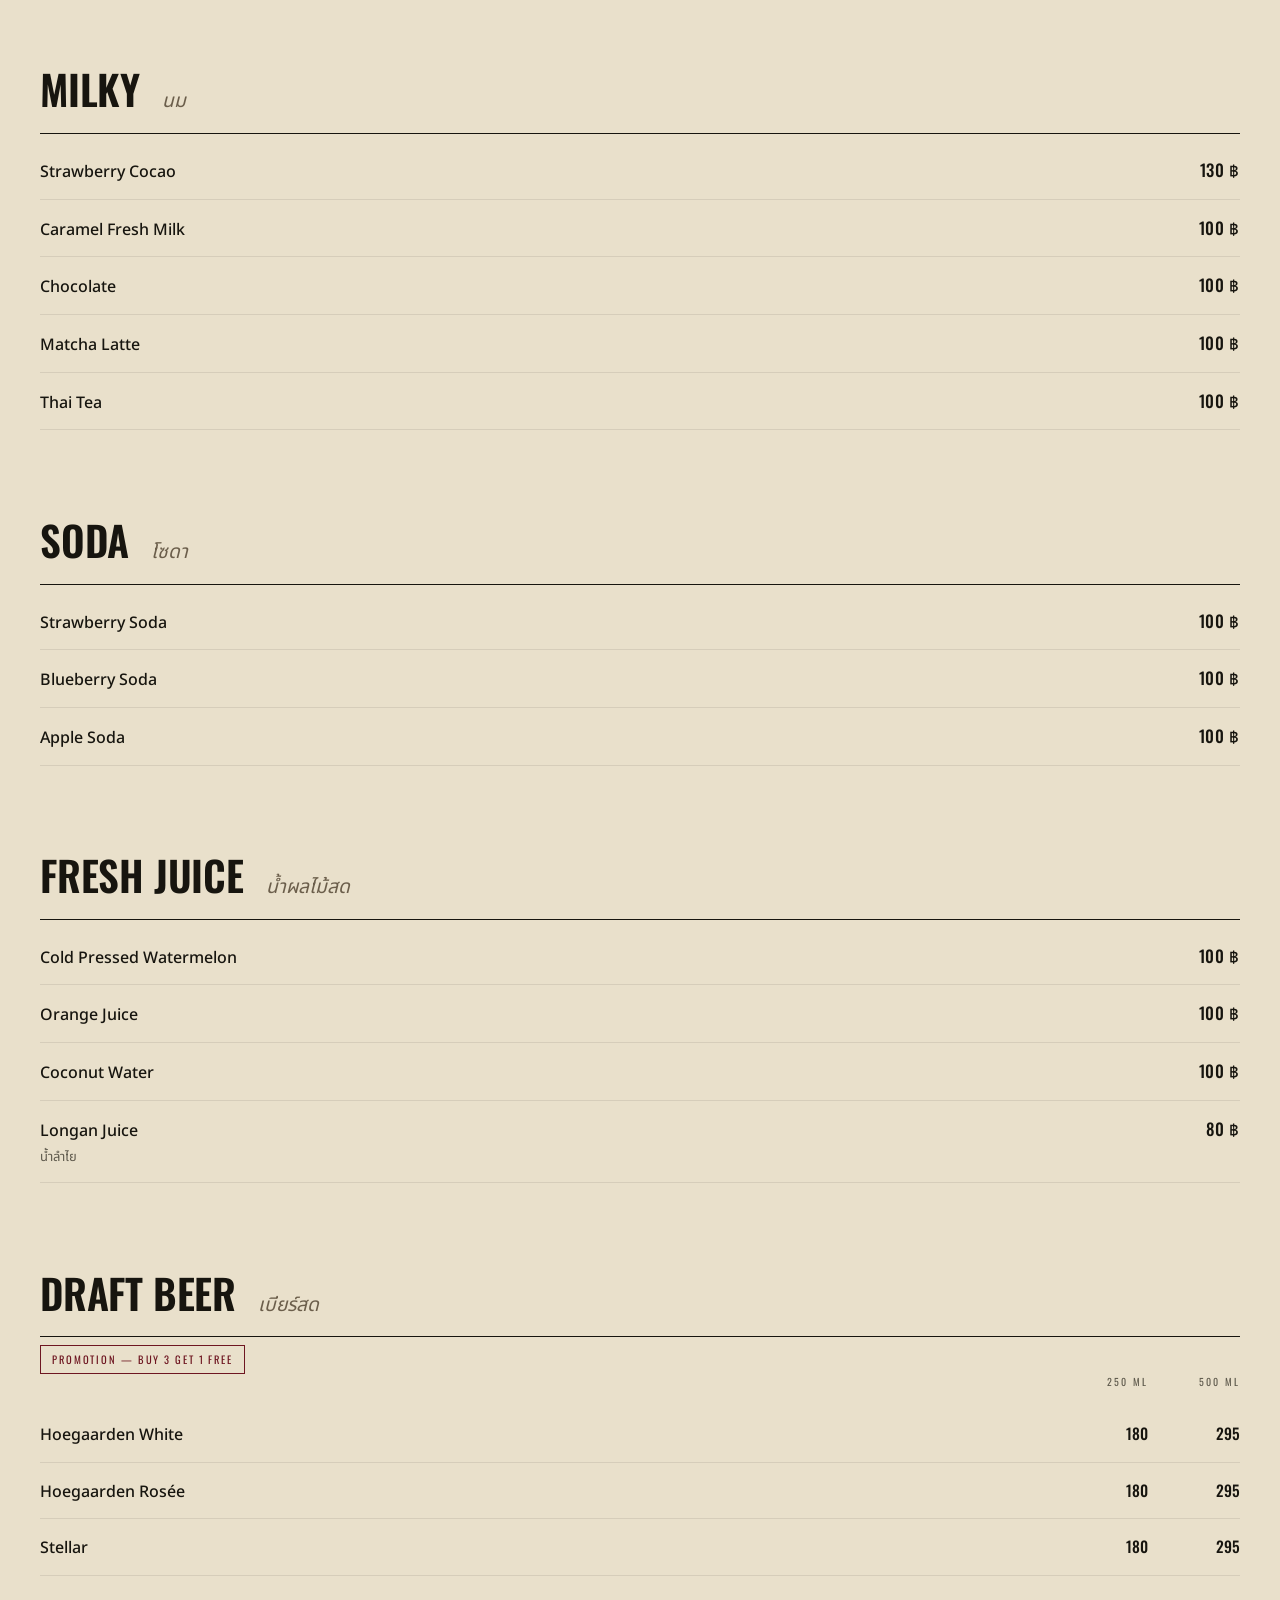
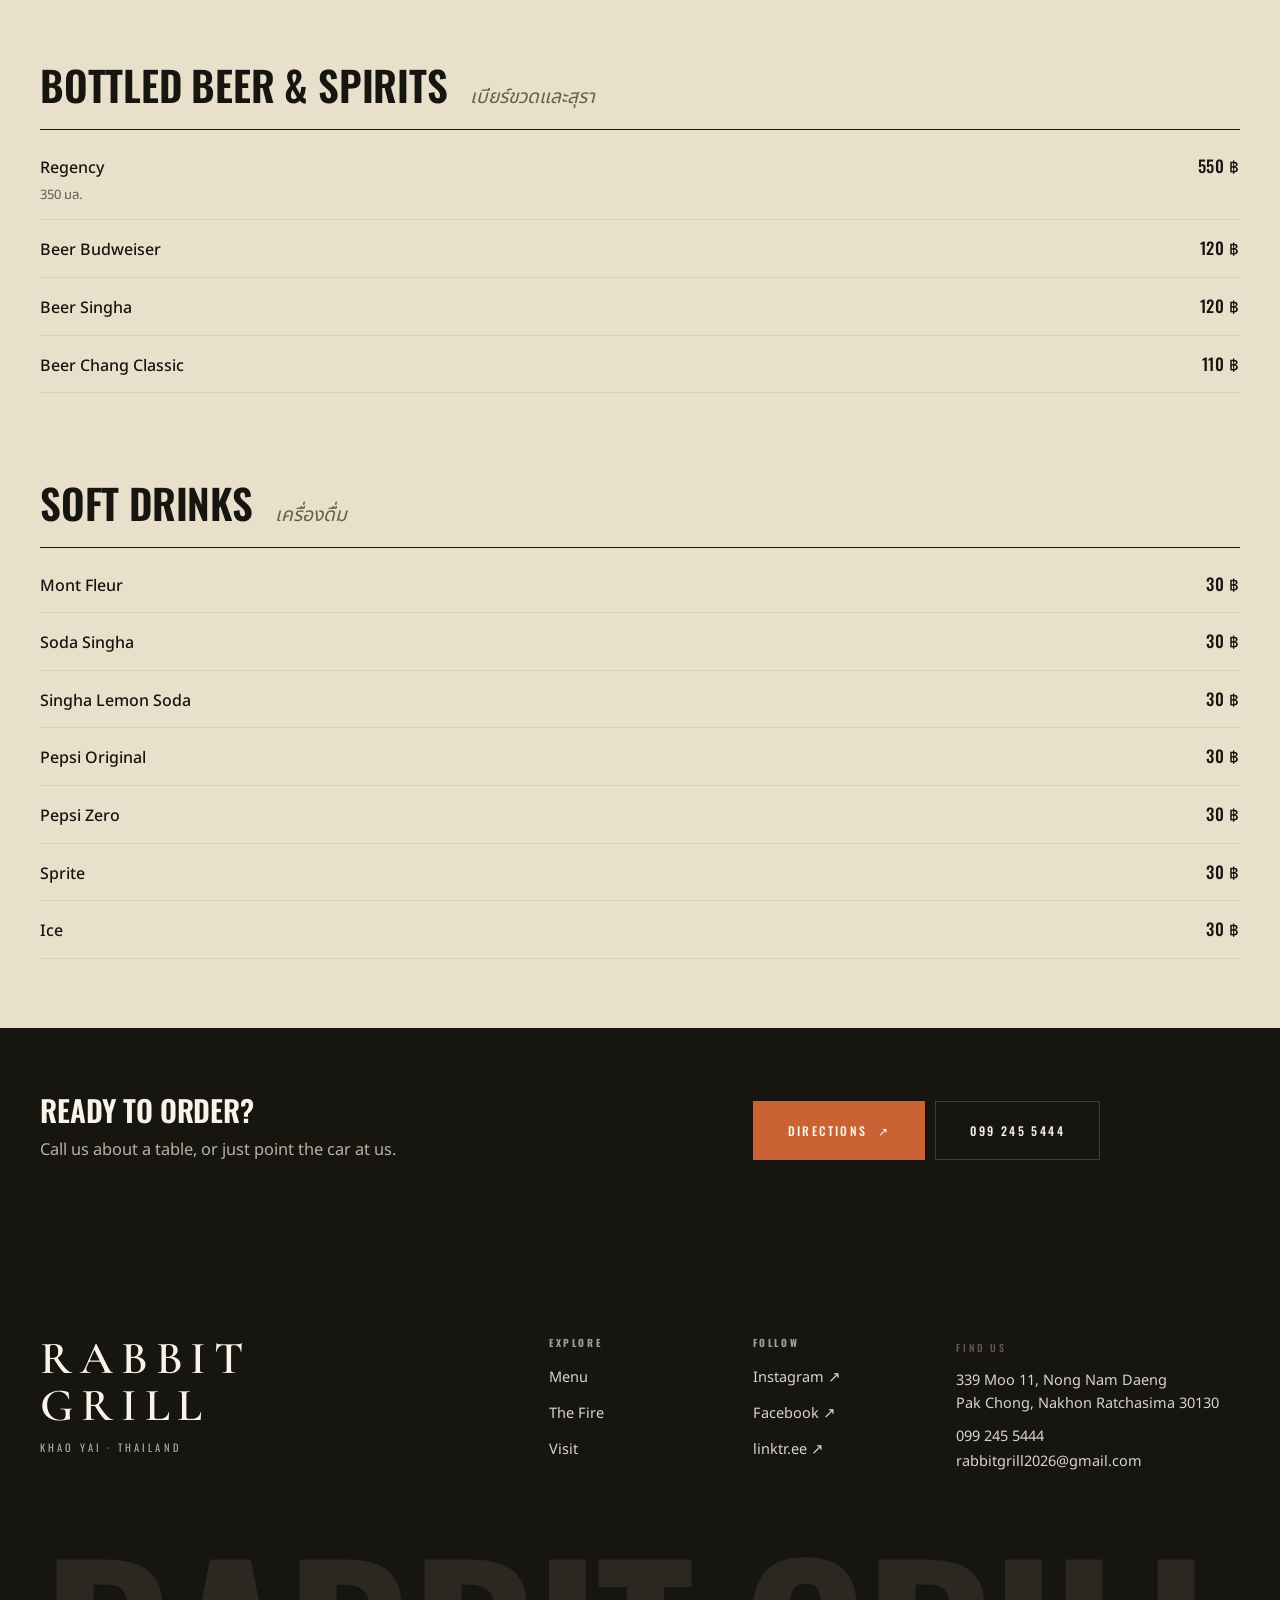
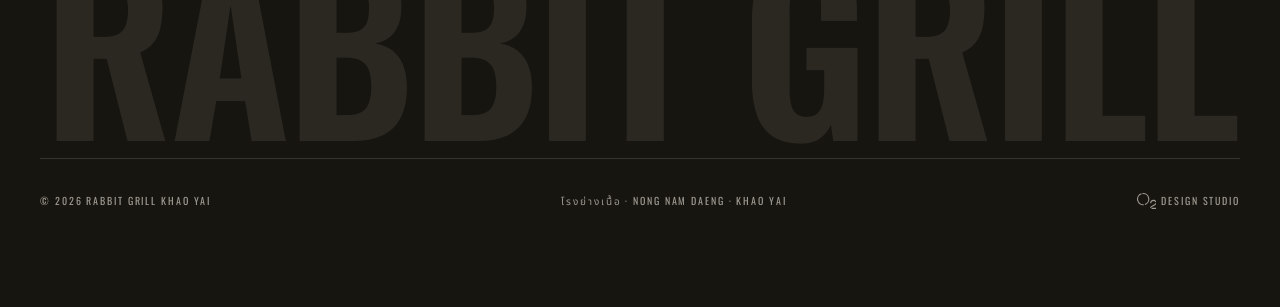
<file: menu.html>
<!DOCTYPE html>
<html lang="en">
<head>
<meta charset="utf-8">
<meta name="viewport" content="width=device-width, initial-scale=1, viewport-fit=cover">
<title>Menu — Rabbit Grill Khao Yai | Prime rib, grilled ribs, seafood</title>
<meta name="description" content="The full Rabbit Grill Khao Yai menu: prime rib at 490 THB per 100 g, Australian striploin, wagyu tenderloin, grilled pork ribs, river prawns, salads, sides and the matcha bar.">
<link rel="canonical" href="https://rabbitgrillkhaoyai.com/menu.html">

<meta property="og:type" content="website">
<meta property="og:site_name" content="Rabbit Grill Khao Yai">
<meta property="og:title" content="Menu — Rabbit Grill Khao Yai">
<meta property="og:description" content="Prime rib by the 100 g, grilled ribs, river prawns and the matcha bar.">
<meta property="og:image" content="https://rabbitgrillkhaoyai.com/img/primerib-board.jpg">
<meta name="twitter:card" content="summary_large_image">
<meta name="theme-color" content="#F3ECDD">

<link rel="icon" href="img/favicon.svg" type="image/svg+xml">
<link rel="preconnect" href="https://fonts.googleapis.com">
<link rel="preconnect" href="https://fonts.gstatic.com" crossorigin>
<link href="https://fonts.googleapis.com/css2?family=Cormorant+Garamond:ital,wght@0,600;1,400;1,600&family=Oswald:wght@400;500;600&family=Noto+Sans+Thai:wght@400;500;700&display=swap" rel="stylesheet">
<link rel="stylesheet" href="css/base.css">
<link rel="stylesheet" href="css/site.css">
</head>

<body class="has-bar" data-nav="solid">
<a class="skip" href="#main" data-th="ข้ามไปยังเนื้อหา">Skip to content</a>

<header class="nav">
  <div class="nav__in">
    <a class="nav__mark" href="index.html" aria-label="Rabbit Grill Khao Yai, home">
      <b>Rabbit Grill</b><i data-th="โรงย่างเนื้อ · เขาใหญ่">โรงย่างเนื้อ · Khao Yai</i>
    </a>
    <nav class="nav__links" aria-label="Main">
      <a href="menu.html" aria-current="page" data-th="เมนู">Menu</a>
      <a href="fire.html" data-th="เตาไฟ">The Fire</a>
      <a href="visit.html" data-th="มาหาเรา">Visit</a>
    </nav>
    <div class="nav__right">
      <div class="lang" role="group" aria-label="Language">
        <button type="button" data-lang-btn="en" aria-pressed="true"><span>EN</span></button>
        <button type="button" data-lang-btn="th" aria-pressed="false"><span>ไทย</span></button>
      </div>
      <a class="btn nav__cta" href="visit.html#directions" data-th="เส้นทาง">Directions</a>
      <button class="burger" type="button" aria-expanded="false" aria-controls="sheet" aria-label="Open menu"><span></span></button>
    </div>
  </div>
</header>

<div class="sheet" id="sheet" aria-hidden="true">
  <div class="sheet__top"><button class="sheet__x" type="button" aria-label="Close menu">&times;</button></div>
  <nav class="sheet__nav" aria-label="Mobile">
    <a href="menu.html"><span data-th="เมนู">Menu</span><em>01</em></a>
    <a href="fire.html"><span data-th="เตาไฟ">The Fire</span><em>02</em></a>
    <a href="visit.html"><span data-th="มาหาเรา">Visit</span><em>03</em></a>
    <a href="visit.html#directions"><span data-th="เส้นทาง">Directions</span><em>↗</em></a>
  </nav>
  <div class="sheet__foot">
    <div class="sheet__soc">
      <a href="https://www.instagram.com/rabbitgrill.khaoyai/" target="_blank" rel="noopener">Instagram ↗</a>
      <a href="https://www.facebook.com/p/Rabbit-Grill-Khao-Yai-61572023661554/" target="_blank" rel="noopener">Facebook ↗</a>
    </div>
    <a class="tlink" href="tel:+66992455444">099 245 5444</a>
  </div>
</div>

<main id="main">

<section class="band mhead">
  <div class="wrap">
    <p class="shead__eyebrow"><span class="shead__no">01</span> <span data-th="เมนู">The menu</span></p>
    <h1 class="dsp dsp--l lines" data-reveal style="margin-block:14px 22px" data-th="<span><span>ทุกอย่าง</span></span><span><span>ที่ผ่านไฟ</span></span>">
      <span><span>Everything</span></span>
      <span><span>the fire touches.</span></span>
    </h1>
    <p class="lede lede--wide" data-reveal data-th="ราคาทั้งหมดเป็นเงินบาท ถอดมาจากเมนูจริงของร้าน จานที่มีจุด ● คือจานที่ร้านถ่ายรูปไว้เอง เมนูมีปรับเปลี่ยนบ้าง เช็กอีกทีที่หน้าร้านได้เลย">
      All prices in Thai baht, taken from Rabbit Grill&rsquo;s own menu card. Dishes marked&nbsp;<span style="color:var(--ember-ink)">●</span>&nbsp;are the ones they have photographed. Menus change &mdash; please check at the restaurant.
    </p>
  </div>

  <!--MNAV:START-->
  <div class="mnav">
    <div class="wrap"><div class="mnav__in">
    <a href="#beef" data-th="เนื้อ">Beef Selection</a>
    <a href="#grill" data-th="จานหลักจากเตา">From the Grill</a>
    <a href="#appetizer" data-th="ของเรียกน้ำย่อย">Appetizers</a>
    <a href="#salad" data-th="สลัด">Salads</a>
    <a href="#seasonal" data-th="เมนูตามฤดูกาล · อะโวคาโด">Seasonal — Avocado</a>
    <a href="#rice" data-th="ข้าว">Rice</a>
    <a href="#side" data-th="เครื่องเคียง">Side Dishes</a>
    <a href="#dessert" data-th="ของหวาน">Dessert</a>
    <a href="#drinks" data-th="เครื่องดื่ม">Drinks</a>
    </div></div>
  </div>
<!--MNAV:END-->
</section>

<section class="band pad-s">
  <div class="wrap">
    <!--MENU:START-->
    <section class="mcat" id="beef">
      <div class="mcat__head">
        <h2 data-th="เนื้อ">Beef Selection</h2>
        <span class="th">เนื้อ</span>
        
      </div>
      <p class="mcat__note" data-th="หัวใจของโรงย่างเนื้อ ไพร์มริบคิดราคาตามน้ำหนัก">The counter cuts. Prime rib is sold by weight.</p>
      <ul class="mlist">
        <li class="mrow" data-img="primerib-full" data-name="Prime Rib">
          <span class="mrow__n">Prime Rib<span class="star" aria-hidden="true">●</span></span>
          <span class="mrow__th">ไพร์มริบ</span>
          <span class="mrow__p num">490&nbsp;฿</span>
          <span class="mrow__u" data-th="ต่อ 100 กรัม">per 100 g</span>
        </li>
        <li class="mrow" data-img="wagyu-tenderloin" data-name="Wagyu Tenderloin MB 6–7 with Red Wine Jus">
          <span class="mrow__n">Wagyu Tenderloin MB 6–7 with Red Wine Jus<span class="star" aria-hidden="true">●</span></span>
          <span class="mrow__th">เนื้อสันในวากิวย่างซอสไวน์แดง</span>
          <span class="mrow__p num">1,990&nbsp;฿</span>
          <span class="mrow__u" data-th="300 กรัม">300 g</span>
        </li>
        <li class="mrow" data-img="striploin" data-name="Australian Striploin">
          <span class="mrow__n">Australian Striploin<span class="star" aria-hidden="true">●</span></span>
          <span class="mrow__th">เนื้อสันนอกออสเตรเลีย</span>
          <span class="mrow__p num">590&nbsp;฿</span>
          
        </li>
        <li class="mrow" data-img="grilled-tongue" data-name="Grilled Tongue">
          <span class="mrow__n">Grilled Tongue</span>
          <span class="mrow__th">ลิ้นวัวย่าง</span>
          <span class="mrow__p num">590&nbsp;฿</span>
          
        </li>
        <li class="mrow" data-img="tongue-stew" data-name="Beef Tongue Stew">
          <span class="mrow__n">Beef Tongue Stew</span>
          <span class="mrow__th">สตูว์ลิ้นวัว</span>
          <span class="mrow__p num">490&nbsp;฿</span>
          
        </li>
        <li class="mrow" data-img="lamb-rack" data-name="Grilled Lamb Rack">
          <span class="mrow__n">Grilled Lamb Rack</span>
          <span class="mrow__th">ซี่โครงแกะย่าง</span>
          <span class="mrow__p num">890 / 1,590&nbsp;฿</span>
          
        </li>
      </ul>
      <div class="mplates">
        <figure data-reveal="mask">
          <div class="media media--live"><img src="img/primerib-full.jpg" loading="lazy" alt="Prime Rib at Rabbit Grill Khao Yai."></div>
          <figcaption>Prime Rib</figcaption>
        </figure>
        <figure data-reveal="mask">
          <div class="media media--live"><img src="img/wagyu-tenderloin.jpg" loading="lazy" alt="Wagyu Tenderloin MB 6–7 with Red Wine Jus at Rabbit Grill Khao Yai."></div>
          <figcaption>Wagyu Tenderloin MB 6–7 with Red Wine Jus</figcaption>
        </figure>
        <figure data-reveal="mask">
          <div class="media media--live"><img src="img/striploin.jpg" loading="lazy" alt="Australian Striploin at Rabbit Grill Khao Yai."></div>
          <figcaption>Australian Striploin</figcaption>
        </figure>
      </div>
    </section>
    <section class="mcat" id="grill">
      <div class="mcat__head">
        <h2 data-th="จานหลักจากเตา">From the Grill</h2>
        <span class="th">จานหลักจากเตา</span>
        
      </div>
      <p class="mcat__note" data-th="หมู ไก่ ปลา และทุกอย่างที่ผ่านไฟ">Pork, bird, fish — everything the fire touches.</p>
      <ul class="mlist">
        <li class="mrow" data-img="river-prawns" data-name="Grilled River Prawns">
          <span class="mrow__n">Grilled River Prawns<span class="star" aria-hidden="true">●</span></span>
          <span class="mrow__th">กุ้งแม่น้ำย่าง</span>
          <span class="mrow__p num">990&nbsp;฿</span>
          
        </li>
        <li class="mrow" data-img="baby-chicken" data-name="Grilled Baby Chicken">
          <span class="mrow__n">Grilled Baby Chicken</span>
          <span class="mrow__th">ไก่ย่างตัวเล็กคลุกเครื่องเทศ</span>
          <span class="mrow__p num">590&nbsp;฿</span>
          
        </li>
        <li class="mrow" data-img="pork-ribs" data-name="Grilled Pork Ribs">
          <span class="mrow__n">Grilled Pork Ribs<span class="star" aria-hidden="true">●</span></span>
          <span class="mrow__th">ซี่โครงหมูย่าง</span>
          <span class="mrow__p num">590&nbsp;฿</span>
          
        </li>
        <li class="mrow" data-img="grilled-fish" data-name="Grilled Fish">
          <span class="mrow__n">Grilled Fish</span>
          <span class="mrow__th">ปลาย่าง</span>
          <span class="mrow__p num">490&nbsp;฿</span>
          
        </li>
        <li class="mrow" data-img="fish-chips" data-name="Fish and Chips">
          <span class="mrow__n">Fish and Chips</span>
          <span class="mrow__th">ฟิชแอนด์ชิปส์</span>
          <span class="mrow__p num">490&nbsp;฿</span>
          
        </li>
        <li class="mrow" data-img="grilled-pork" data-name="Grilled Pork">
          <span class="mrow__n">Grilled Pork</span>
          <span class="mrow__th">หมูย่าง</span>
          <span class="mrow__p num">390&nbsp;฿</span>
          
        </li>
        <li class="mrow" data-img="grilled-squid" data-name="Grilled Squid">
          <span class="mrow__n">Grilled Squid</span>
          <span class="mrow__th">ปลาหมึกย่าง</span>
          <span class="mrow__p num">390&nbsp;฿</span>
          
        </li>
      </ul>
      <div class="mplates">
        <figure data-reveal="mask">
          <div class="media media--live"><img src="img/river-prawns.jpg" loading="lazy" alt="Grilled River Prawns at Rabbit Grill Khao Yai."></div>
          <figcaption>Grilled River Prawns</figcaption>
        </figure>
        <figure data-reveal="mask">
          <div class="media media--live"><img src="img/pork-ribs.jpg" loading="lazy" alt="Grilled Pork Ribs at Rabbit Grill Khao Yai."></div>
          <figcaption>Grilled Pork Ribs</figcaption>
        </figure>
      </div>
    </section>
    <section class="mcat" id="appetizer">
      <div class="mcat__head">
        <h2 data-th="ของเรียกน้ำย่อย">Appetizers</h2>
        <span class="th">ของเรียกน้ำย่อย</span>
        
      </div>

      <ul class="mlist">
        <li class="mrow" data-img="bone-marrow" data-name="Beef Tartare Bone Marrow">
          <span class="mrow__n">Beef Tartare Bone Marrow<span class="star" aria-hidden="true">●</span></span>
          <span class="mrow__th">บีฟทาร์ทาร์เสิร์ฟพร้อมโบนแมโรว์</span>
          <span class="mrow__p num">490&nbsp;฿</span>
          
        </li>
        <li class="mrow" data-img="calamari" data-name="Calamari Served with Tartar Sauce">
          <span class="mrow__n">Calamari Served with Tartar Sauce</span>
          <span class="mrow__th">ปลาหมึกชุบเกลือขนมปังทอดเสิร์ฟพร้อมซอสทาร์ทาร์</span>
          <span class="mrow__p num">390&nbsp;฿</span>
          
        </li>
        <li class="mrow" data-img="nashville-chicken" data-name="Nashville Hot Chicken">
          <span class="mrow__n">Nashville Hot Chicken</span>
          <span class="mrow__th">ไก่ทอดซอสเผ็ดแนชวิลล์</span>
          <span class="mrow__p num">240&nbsp;฿</span>
          
        </li>
        <li class="mrow" data-img="sweet-potato" data-name="Fried Sweet Potato">
          <span class="mrow__n">Fried Sweet Potato</span>
          <span class="mrow__th">มันหวานทอด</span>
          <span class="mrow__p num">180&nbsp;฿</span>
          
        </li>
        <li class="mrow" data-img="corn-rib" data-name="Corn Rib">
          <span class="mrow__n">Corn Rib<span class="star" aria-hidden="true">●</span></span>
          <span class="mrow__th">คอร์นริบ</span>
          <span class="mrow__p num">150&nbsp;฿</span>
          
        </li>
      </ul>
      <div class="mplates">
        <figure data-reveal="mask">
          <div class="media media--live"><img src="img/bone-marrow.jpg" loading="lazy" alt="Beef Tartare Bone Marrow at Rabbit Grill Khao Yai."></div>
          <figcaption>Beef Tartare Bone Marrow</figcaption>
        </figure>
        <figure data-reveal="mask">
          <div class="media media--live"><img src="img/corn-rib.jpg" loading="lazy" alt="Corn Rib at Rabbit Grill Khao Yai."></div>
          <figcaption>Corn Rib</figcaption>
        </figure>
      </div>
    </section>
    <section class="mcat" id="salad">
      <div class="mcat__head">
        <h2 data-th="สลัด">Salads</h2>
        <span class="th">สลัด</span>
        
      </div>

      <ul class="mlist">
        <li class="mrow" data-img="burrata-tomato" data-name="Burrata Cheese and Tomato Salad">
          <span class="mrow__n">Burrata Cheese and Tomato Salad</span>
          <span class="mrow__th">ชีสบุรัตต้าสลัดมะเขือเทศ</span>
          <span class="mrow__p num">490&nbsp;฿</span>
          
        </li>
        <li class="mrow" data-img="greenbean-peas" data-name="Green Beans and Peas Salad">
          <span class="mrow__n">Green Beans and Peas Salad</span>
          <span class="mrow__th">สลัดถั่วหวานกับซอสบัลซามิก</span>
          <span class="mrow__p num">280&nbsp;฿</span>
          
        </li>
        <li class="mrow" data-img="caesar" data-name="Grilled Caesar Salad">
          <span class="mrow__n">Grilled Caesar Salad<span class="star" aria-hidden="true">●</span></span>
          <span class="mrow__th">กริลล์ซีซาร์สลัด</span>
          <span class="mrow__p num">260&nbsp;฿</span>
          
        </li>
        <li class="mrow" data-img="green-salad" data-name="Green Salad with Balsamic Dressing">
          <span class="mrow__n">Green Salad with Balsamic Dressing</span>
          <span class="mrow__th">สลัดรวมกับซอสบัลซามิก</span>
          <span class="mrow__p num">260&nbsp;฿</span>
          
        </li>
        <li class="mrow" data-img="tomato-salad" data-name="Tomato Salad">
          <span class="mrow__n">Tomato Salad</span>
          <span class="mrow__th">สลัดมะเขือเทศ</span>
          <span class="mrow__p num">100&nbsp;฿</span>
          
        </li>
      </ul>

    </section>
    <section class="mcat mseason" id="seasonal">
      <div class="mcat__head">
        <h2 data-th="เมนูตามฤดูกาล · อะโวคาโด">Seasonal — Avocado</h2>
        <span class="th">เมนูตามฤดูกาล · อะโวคาโด</span>
        <span class="mbadge" data-th="ตามฤดูกาล">Seasonal</span>
      </div>
      <p class="mcat__note" data-th="แยกเป็นเมนูพิเศษตามฤดูกาล ถามหน้าร้านได้ว่าช่วงนี้ยังมีอยู่ไหม">Served on a separate seasonal card. Ask whether it is still running.</p>
      <ul class="mlist">
        <li class="mrow" data-img="burrata-guacamole" data-name="Burrata Salad with Roasted Tomatoes &amp; Guacamole">
          <span class="mrow__n">Burrata Salad with Roasted Tomatoes &amp; Guacamole</span>
          <span class="mrow__th">สลัดบุรัตต้ากับมะเขือเทศอบและกัวคาโมเล</span>
          <span class="mrow__p num">590&nbsp;฿</span>
          
        </li>
        <li class="mrow" data-img="corn-avocado-salad" data-name="Grilled Corn &amp; Avocado Salad">
          <span class="mrow__n">Grilled Corn &amp; Avocado Salad</span>
          <span class="mrow__th">สลัดข้าวโพดย่างกับอะโวคาโด</span>
          <span class="mrow__p num">280&nbsp;฿</span>
          
        </li>
        <li class="mrow" data-img="fried-avocado" data-name="Crispy Fried Avocado">
          <span class="mrow__n">Crispy Fried Avocado</span>
          <span class="mrow__th">อะโวคาโดทอดกรอบ</span>
          <span class="mrow__p num">250&nbsp;฿</span>
          
        </li>
        <li class="mrow" data-img="corn-fritters" data-name="Crispy Corn Fritters with Guacamole">
          <span class="mrow__n">Crispy Corn Fritters with Guacamole</span>
          <span class="mrow__th">ข้าวโพดทอดกรอบกับกัวคาโมเล</span>
          <span class="mrow__p num">220&nbsp;฿</span>
          
        </li>
      </ul>

    </section>
    <section class="mcat" id="rice">
      <div class="mcat__head">
        <h2 data-th="ข้าว">Rice</h2>
        <span class="th">ข้าว</span>
        
      </div>

      <ul class="mlist">
        <li class="mrow" data-img="basil-beef-rice" data-name="Rice with Stir-Fried Basil and Grilled Beef">
          <span class="mrow__n">Rice with Stir-Fried Basil and Grilled Beef<span class="star" aria-hidden="true">●</span></span>
          <span class="mrow__th">ข้าวกะเพราคลุกเนื้อย่าง</span>
          <span class="mrow__p num">390&nbsp;฿</span>
          
        </li>
        <li class="mrow" data-img="beef-fried-rice" data-name="Beef Fried Rice with Grilled Beef">
          <span class="mrow__n">Beef Fried Rice with Grilled Beef</span>
          <span class="mrow__th">ข้าวผัดมันเนื้อย่าง</span>
          <span class="mrow__p num">390&nbsp;฿</span>
          
        </li>
        <li class="mrow" data-img="american-fried-rice" data-name="American Fried Rice">
          <span class="mrow__n">American Fried Rice</span>
          <span class="mrow__th">ข้าวผัดอเมริกัน</span>
          <span class="mrow__p num">350&nbsp;฿</span>
          
        </li>
      </ul>

    </section>
    <section class="mcat" id="side">
      <div class="mcat__head">
        <h2 data-th="เครื่องเคียง">Side Dishes</h2>
        <span class="th">เครื่องเคียง</span>
        
      </div>

      <ul class="mlist">
        <li class="mrow" data-img="mashed-potato" data-name="Mashed Potato">
          <span class="mrow__n">Mashed Potato</span>
          <span class="mrow__th">มันบด</span>
          <span class="mrow__p num">120&nbsp;฿</span>
          
        </li>
        <li class="mrow" data-img="greenbeans-bacon" data-name="Sauteed Green Beans Bacon">
          <span class="mrow__n">Sauteed Green Beans Bacon</span>
          <span class="mrow__th">ถั่วแขกผัดเบคอน</span>
          <span class="mrow__p num">120&nbsp;฿</span>
          
        </li>
        <li class="mrow" data-img="mini-broccoli" data-name="Sauteed Mini Broccoli">
          <span class="mrow__n">Sauteed Mini Broccoli</span>
          <span class="mrow__th">บรอกโคลีเล็กผัด</span>
          <span class="mrow__p num">120&nbsp;฿</span>
          
        </li>
        <li class="mrow" data-img="mushrooms" data-name="Sauteed Mushrooms">
          <span class="mrow__n">Sauteed Mushrooms</span>
          <span class="mrow__th">เห็ดผัด</span>
          <span class="mrow__p num">120&nbsp;฿</span>
          
        </li>
        <li class="mrow" data-img="sauteed-potato" data-name="Sauteed Potato">
          <span class="mrow__n">Sauteed Potato</span>
          <span class="mrow__th">มันฝรั่งผัด</span>
          <span class="mrow__p num">100&nbsp;฿</span>
          
        </li>
        <li class="mrow" data-img="garlic-confit" data-name="Garlic Confit">
          <span class="mrow__n">Garlic Confit</span>
          <span class="mrow__th">กระเทียมคอนฟี</span>
          <span class="mrow__p num">100&nbsp;฿</span>
          
        </li>
        <li class="mrow" data-img="french-fries" data-name="French Fries">
          <span class="mrow__n">French Fries</span>
          <span class="mrow__th">เฟรนช์ฟรายส์</span>
          <span class="mrow__p num">90&nbsp;฿</span>
          
        </li>
      </ul>

    </section>
    <section class="mcat" id="dessert">
      <div class="mcat__head">
        <h2 data-th="ของหวาน">Dessert</h2>
        <span class="th">ของหวาน</span>
        
      </div>

      <ul class="mlist">
        <li class="mrow" data-img="tiramisu" data-name="Tiramisu">
          <span class="mrow__n">Tiramisu</span>
          <span class="mrow__th">ทีรามิสุ</span>
          <span class="mrow__p num">180&nbsp;฿</span>
          
        </li>
        <li class="mrow" data-img="creme-brulee" data-name="Crème Brûlée Lemon">
          <span class="mrow__n">Crème Brûlée Lemon</span>
          <span class="mrow__th">เครมบรูเล่เลมอน</span>
          <span class="mrow__p num">160&nbsp;฿</span>
          
        </li>
      </ul>

    </section>
<!--MENU:END-->
  </div>
</section>

<section class="band pad-s" style="--bg:var(--paper-2)" id="drinks">
  <div class="wrap">
    <p class="shead__eyebrow"><span class="shead__no">02</span> <span data-th="เครื่องดื่ม">Drinks</span></p>
    <h2 class="dsp dsp--m" data-reveal style="margin-block:12px 10px" data-th="บาร์กับเคาน์เตอร์มัทฉะ">The bar and the matcha counter.</h2>
    <p class="lede lede--wide" data-reveal style="margin-bottom:clamp(28px,4vw,52px)" data-th="เบียร์สด มัทฉะนำเข้าจากญี่ปุ่น น้ำผลไม้คั้นสด และโซดา">
      Draft beer, matcha brought in from Japan, cold-pressed juice and soda.
    </p>
    <!--DRINKS:START-->
    <section class="mcat" id="drink-matcha">
      <div class="mcat__head">
        <h2 data-th="มัทฉะพิเศษ">Special Matcha</h2>
        <span class="th">มัทฉะพิเศษ</span>
      </div>

      <div class="mcols"><span data-th="ร้อน">Hot</span><span data-th="เย็น">Iced</span></div>
      <ul class="mlist">
        <li class="mrow mrow--two">
          <span class="mrow__n">Coconut Matcha Cold Foam</span>
          
          <span class="mrow__a num">&mdash;</span>
          <span class="mrow__b num">165</span>
        </li>
        <li class="mrow mrow--two">
          <span class="mrow__n">Strawberry Matcha Latte</span>
          
          <span class="mrow__a num">&mdash;</span>
          <span class="mrow__b num">165</span>
        </li>
        <li class="mrow mrow--two">
          <span class="mrow__n">Earl Grey Matcha Latte</span>
          
          <span class="mrow__a num">&mdash;</span>
          <span class="mrow__b num">165</span>
        </li>
        <li class="mrow mrow--two">
          <span class="mrow__n">Red Bean Matcha Latte</span>
          
          <span class="mrow__a num">&mdash;</span>
          <span class="mrow__b num">160</span>
        </li>
        <li class="mrow mrow--two">
          <span class="mrow__n">Biscoff Matcha Latte</span>
          
          <span class="mrow__a num">&mdash;</span>
          <span class="mrow__b num">160</span>
        </li>
        <li class="mrow mrow--two">
          <span class="mrow__n">Nutella Matcha Latte</span>
          
          <span class="mrow__a num">&mdash;</span>
          <span class="mrow__b num">160</span>
        </li>
        <li class="mrow mrow--two">
          <span class="mrow__n">Coconut Matcha</span>
          
          <span class="mrow__a num">&mdash;</span>
          <span class="mrow__b num">150</span>
        </li>
        <li class="mrow mrow--two">
          <span class="mrow__n">Matcha Latte</span>
          
          <span class="mrow__a num">120</span>
          <span class="mrow__b num">150</span>
        </li>
        <li class="mrow mrow--two">
          <span class="mrow__n">Longan Matcha</span>
          
          <span class="mrow__a num">&mdash;</span>
          <span class="mrow__b num">150</span>
        </li>
        <li class="mrow mrow--two">
          <span class="mrow__n">Orange Matcha</span>
          
          <span class="mrow__a num">&mdash;</span>
          <span class="mrow__b num">150</span>
        </li>
        <li class="mrow mrow--two">
          <span class="mrow__n">Clear Matcha</span>
          
          <span class="mrow__a num">&mdash;</span>
          <span class="mrow__b num">130</span>
        </li>
        <li class="mrow mrow--two">
          <span class="mrow__n">Dirty Matcha</span>
          
          <span class="mrow__a num">&mdash;</span>
          <span class="mrow__b num">130</span>
        </li>
      </ul>
      <p class="mfoot" data-th="มัทฉะนำเข้าตรงจากญี่ปุ่น">We source our matcha straight from Japan.</p>
    </section>
    <section class="mcat" id="drink-milky">
      <div class="mcat__head">
        <h2 data-th="นม">Milky</h2>
        <span class="th">นม</span>
      </div>


      <ul class="mlist">
        <li class="mrow">
          <span class="mrow__n">Strawberry Cocao</span>
          
          <span class="mrow__p num">130&nbsp;฿</span>
        </li>
        <li class="mrow">
          <span class="mrow__n">Caramel Fresh Milk</span>
          
          <span class="mrow__p num">100&nbsp;฿</span>
        </li>
        <li class="mrow">
          <span class="mrow__n">Chocolate</span>
          
          <span class="mrow__p num">100&nbsp;฿</span>
        </li>
        <li class="mrow">
          <span class="mrow__n">Matcha Latte</span>
          
          <span class="mrow__p num">100&nbsp;฿</span>
        </li>
        <li class="mrow">
          <span class="mrow__n">Thai Tea</span>
          
          <span class="mrow__p num">100&nbsp;฿</span>
        </li>
      </ul>

    </section>
    <section class="mcat" id="drink-soda">
      <div class="mcat__head">
        <h2 data-th="โซดา">Soda</h2>
        <span class="th">โซดา</span>
      </div>


      <ul class="mlist">
        <li class="mrow">
          <span class="mrow__n">Strawberry Soda</span>
          
          <span class="mrow__p num">100&nbsp;฿</span>
        </li>
        <li class="mrow">
          <span class="mrow__n">Blueberry Soda</span>
          
          <span class="mrow__p num">100&nbsp;฿</span>
        </li>
        <li class="mrow">
          <span class="mrow__n">Apple Soda</span>
          
          <span class="mrow__p num">100&nbsp;฿</span>
        </li>
      </ul>

    </section>
    <section class="mcat" id="drink-juice">
      <div class="mcat__head">
        <h2 data-th="น้ำผลไม้สด">Fresh Juice</h2>
        <span class="th">น้ำผลไม้สด</span>
      </div>


      <ul class="mlist">
        <li class="mrow">
          <span class="mrow__n">Cold Pressed Watermelon</span>
          
          <span class="mrow__p num">100&nbsp;฿</span>
        </li>
        <li class="mrow">
          <span class="mrow__n">Orange Juice</span>
          
          <span class="mrow__p num">100&nbsp;฿</span>
        </li>
        <li class="mrow">
          <span class="mrow__n">Coconut Water</span>
          
          <span class="mrow__p num">100&nbsp;฿</span>
        </li>
        <li class="mrow">
          <span class="mrow__n">Longan Juice</span>
          <span class="mrow__th">น้ำลำไย</span>
          <span class="mrow__p num">80&nbsp;฿</span>
        </li>
      </ul>

    </section>
    <section class="mcat" id="drink-beer">
      <div class="mcat__head">
        <h2 data-th="เบียร์สด">Draft Beer</h2>
        <span class="th">เบียร์สด</span>
      </div>
      <p><span class="mpromo" data-th="โปรโมชั่น 3 แถม 1">Promotion — buy 3 get 1 free</span></p>
      <div class="mcols"><span data-th="250 มล.">250 ml</span><span data-th="500 มล.">500 ml</span></div>
      <ul class="mlist">
        <li class="mrow mrow--two">
          <span class="mrow__n">Hoegaarden White</span>
          
          <span class="mrow__a num">180</span>
          <span class="mrow__b num">295</span>
        </li>
        <li class="mrow mrow--two">
          <span class="mrow__n">Hoegaarden Rosée</span>
          
          <span class="mrow__a num">180</span>
          <span class="mrow__b num">295</span>
        </li>
        <li class="mrow mrow--two">
          <span class="mrow__n">Stellar</span>
          
          <span class="mrow__a num">180</span>
          <span class="mrow__b num">295</span>
        </li>
      </ul>

    </section>
    <section class="mcat" id="drink-bottled">
      <div class="mcat__head">
        <h2 data-th="เบียร์ขวดและสุรา">Bottled Beer &amp; Spirits</h2>
        <span class="th">เบียร์ขวดและสุรา</span>
      </div>


      <ul class="mlist">
        <li class="mrow">
          <span class="mrow__n">Regency</span>
          <span class="mrow__th">350 มล.</span>
          <span class="mrow__p num">550&nbsp;฿</span>
        </li>
        <li class="mrow">
          <span class="mrow__n">Beer Budweiser</span>
          
          <span class="mrow__p num">120&nbsp;฿</span>
        </li>
        <li class="mrow">
          <span class="mrow__n">Beer Singha</span>
          
          <span class="mrow__p num">120&nbsp;฿</span>
        </li>
        <li class="mrow">
          <span class="mrow__n">Beer Chang Classic</span>
          
          <span class="mrow__p num">110&nbsp;฿</span>
        </li>
      </ul>

    </section>
    <section class="mcat" id="drink-soft">
      <div class="mcat__head">
        <h2 data-th="เครื่องดื่ม">Soft Drinks</h2>
        <span class="th">เครื่องดื่ม</span>
      </div>


      <ul class="mlist">
        <li class="mrow">
          <span class="mrow__n">Mont Fleur</span>
          
          <span class="mrow__p num">30&nbsp;฿</span>
        </li>
        <li class="mrow">
          <span class="mrow__n">Soda Singha</span>
          
          <span class="mrow__p num">30&nbsp;฿</span>
        </li>
        <li class="mrow">
          <span class="mrow__n">Singha Lemon Soda</span>
          
          <span class="mrow__p num">30&nbsp;฿</span>
        </li>
        <li class="mrow">
          <span class="mrow__n">Pepsi Original</span>
          
          <span class="mrow__p num">30&nbsp;฿</span>
        </li>
        <li class="mrow">
          <span class="mrow__n">Pepsi Zero</span>
          
          <span class="mrow__p num">30&nbsp;฿</span>
        </li>
        <li class="mrow">
          <span class="mrow__n">Sprite</span>
          
          <span class="mrow__p num">30&nbsp;฿</span>
        </li>
        <li class="mrow">
          <span class="mrow__n">Ice</span>
          
          <span class="mrow__p num">30&nbsp;฿</span>
        </li>
      </ul>

    </section>
<!--DRINKS:END-->
  </div>
</section>

<section class="band pad-s on-fire">
  <div class="wrap">
    <div class="g12" style="align-items:center">
      <div style="grid-column:1 / span 6">
        <h2 class="dsp dsp--s" data-reveal data-th="พร้อมสั่งแล้วหรือยัง">Ready to order?</h2>
        <p class="lede" data-reveal style="margin-top:12px" data-th="โทรมาถามเรื่องโต๊ะ หรือกดเส้นทางแล้วขับมาเลย">
          Call us about a table, or just point the car at us.
        </p>
      </div>
      <div style="grid-column:8 / span 5;display:flex;flex-wrap:wrap;gap:10px" data-reveal>
        <a class="btn btn--ember btn--lg" href="visit.html#directions"><span data-th="เส้นทาง">Directions</span> <span class="arw" aria-hidden="true">↗</span></a>
        <a class="btn btn--ghost btn--lg" href="tel:+66992455444">099 245 5444</a>
      </div>
    </div>
  </div>
</section>

</main>

<footer class="foot">
  <div class="wrap">
    <div class="g12 foot__grid">
      <div class="foot__brand">
        <span class="mark">Rabbit<br>Grill</span>
        <i data-th="เขาใหญ่ · ประเทศไทย">Khao Yai · Thailand</i>
      </div>
      <nav class="foot__col" aria-label="Footer">
        <h4 data-th="ดูเพิ่มเติม">Explore</h4>
        <ul>
          <li><a class="tlink" href="menu.html" data-th="เมนู">Menu</a></li>
          <li><a class="tlink" href="fire.html" data-th="เตาไฟ">The Fire</a></li>
          <li><a class="tlink" href="visit.html" data-th="มาหาเรา">Visit</a></li>
        </ul>
      </nav>
      <div class="foot__col">
        <h4 data-th="ติดตาม">Follow</h4>
        <ul>
          <li><a class="tlink" href="https://www.instagram.com/rabbitgrill.khaoyai/" target="_blank" rel="noopener">Instagram ↗</a></li>
          <li><a class="tlink" href="https://www.facebook.com/p/Rabbit-Grill-Khao-Yai-61572023661554/" target="_blank" rel="noopener">Facebook ↗</a></li>
          <li><a class="tlink" href="https://linktr.ee/rabbitgrill" target="_blank" rel="noopener">linktr.ee ↗</a></li>
        </ul>
      </div>
      <div class="foot__addr">
        <h4 class="tag" style="margin-bottom:14px" data-th="มาหาเรา">Find us</h4>
        <p data-th="339 หมู่ 11 ตำบลหนองน้ำแดง<br>อำเภอปากช่อง จังหวัดนครราชสีมา 30130">339 Moo 11, Nong Nam Daeng<br>Pak Chong, Nakhon Ratchasima 30130</p>
        <p style="margin-top:10px">
          <a class="tlink" href="tel:+66992455444">099 245 5444</a><br>
          <a class="tlink" href="mailto:rabbitgrill2026@gmail.com">rabbitgrill2026@gmail.com</a>
        </p>
      </div>
    </div>
    <p class="foot__wordmark" aria-hidden="true">Rabbit Grill</p>
    <div class="foot__base">
      <span>&copy; <span data-year>2026</span> Rabbit Grill Khao Yai</span>
      <span data-th="โรงย่างเนื้อ · หนองน้ำแดง · เขาใหญ่">โรงย่างเนื้อ · Nong Nam Daeng · Khao Yai</span>
      <a class="o2-credit" href="https://o2-designstudio.com/" target="_blank" rel="noopener" lang="en" aria-label="Website by O2 Design Studio (opens in a new tab)"><span class="o2-credit__lockup"><svg class="o2-credit__mark" viewBox="0 0 158.1 129.7" aria-hidden="true" focusable="false"><path fill="currentColor" d="M56.99 99.51A50 50 0 0 1 33.88 2.67L38 10.97A40.84 40.84 0 0 0 52.65 90.75ZM42.27 0.6A50 50 0 0 1 66.45 97.22L62.34 88.93A40.84 40.84 0 0 0 46.59 9.31ZM157.94 74.78L148.9 74.77C147.72 72.56 147.05 70.73 145.23 68.89C138.08 61.67 125.49 63.06 119.44 70.92L118.43 72.68C116.33 76.4 116.59 78.85 116.23 82.89C113.81 83.15 109.39 83.26 107.04 82.84C106.96 80.45 106.94 77.98 107.43 75.63C109.72 64.58 119.41 55.88 130.73 55.04C140.97 54.28 151.46 58.93 156.12 68.39C157.1 70.38 158.02 72.54 157.94 74.78ZM148.84 83.59C151.04 83.14 155.75 83.23 158.04 83.51C157.97 85.63 157.24 87.64 156.34 89.53C153.35 95.79 148.24 98.9 142.26 101.9C137.63 104.22 133.19 106.96 128.53 109.23C126.42 110.25 120.74 112.92 119.24 114.34C116.45 116.97 117.29 117.47 116.13 119.2L114.32 121.49C112.04 121.8 109.41 121.77 107.13 121.51C106.19 114 111.68 108.04 117.74 104.62C124.34 100.89 131.24 97.68 137.85 93.97C143.08 91.03 146.6 89.67 148.84 83.59ZM121.53 120.51C124.54 119.99 135.15 120.36 138.93 120.36C142.92 120.36 154.81 119.99 157.91 120.49L157.85 129.51C154.88 129.77 151.82 129.6 148.83 129.59L135.02 129.59C130.67 129.59 119.91 129.95 116.29 129.48C117.52 126.27 119.99 123.58 121.53 120.51Z"/></svg>Design Studio</span></a>
    </div>
  </div>
</footer>

<nav class="bar" aria-label="Quick actions">
  <a href="menu.html">
    <svg viewBox="0 0 24 24" fill="none" stroke="currentColor" stroke-width="1.5" aria-hidden="true"><path d="M4 4h16v16H4z"/><path d="M8 9h8M8 13h5"/></svg>
    <span data-th="เมนู">Menu</span>
  </a>
  <a href="visit.html#directions" data-primary>
    <svg viewBox="0 0 24 24" fill="none" stroke="currentColor" stroke-width="1.5" aria-hidden="true"><path d="M12 21s7-6.2 7-11a7 7 0 1 0-14 0c0 4.8 7 11 7 11z"/><circle cx="12" cy="10" r="2.5"/></svg>
    <span data-th="เส้นทาง">Directions</span>
  </a>
  <a href="tel:+66992455444">
    <svg viewBox="0 0 24 24" fill="none" stroke="currentColor" stroke-width="1.5" aria-hidden="true"><path d="M5 4h4l2 5-2.5 1.5a11 11 0 0 0 5 5L15 13l5 2v4a1 1 0 0 1-1 1A16 16 0 0 1 4 5a1 1 0 0 1 1-1z"/></svg>
    <span data-th="โทร">Call</span>
  </a>
</nav>

<script src="js/shot.js"></script>
<script src="js/dishpop.js" defer></script>
<script src="js/app.js" defer></script>
</body>
</html>
</file>
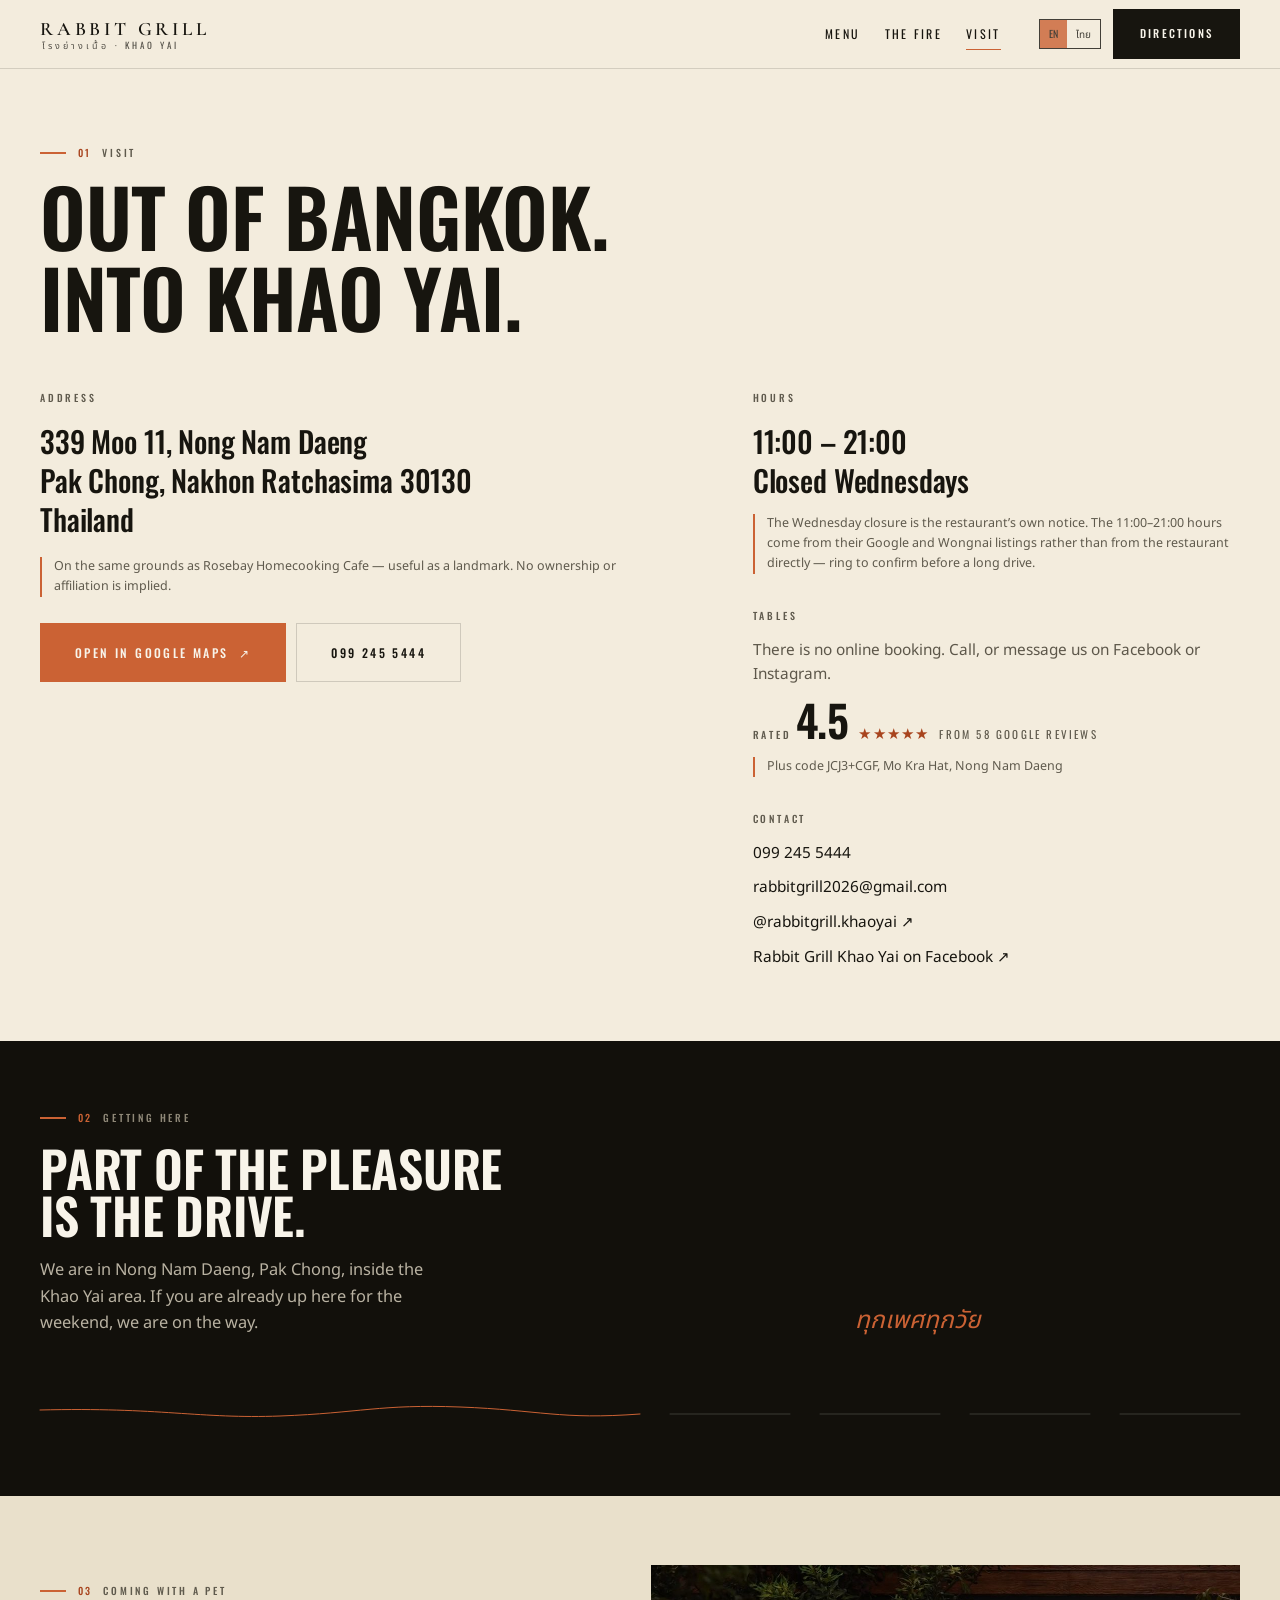
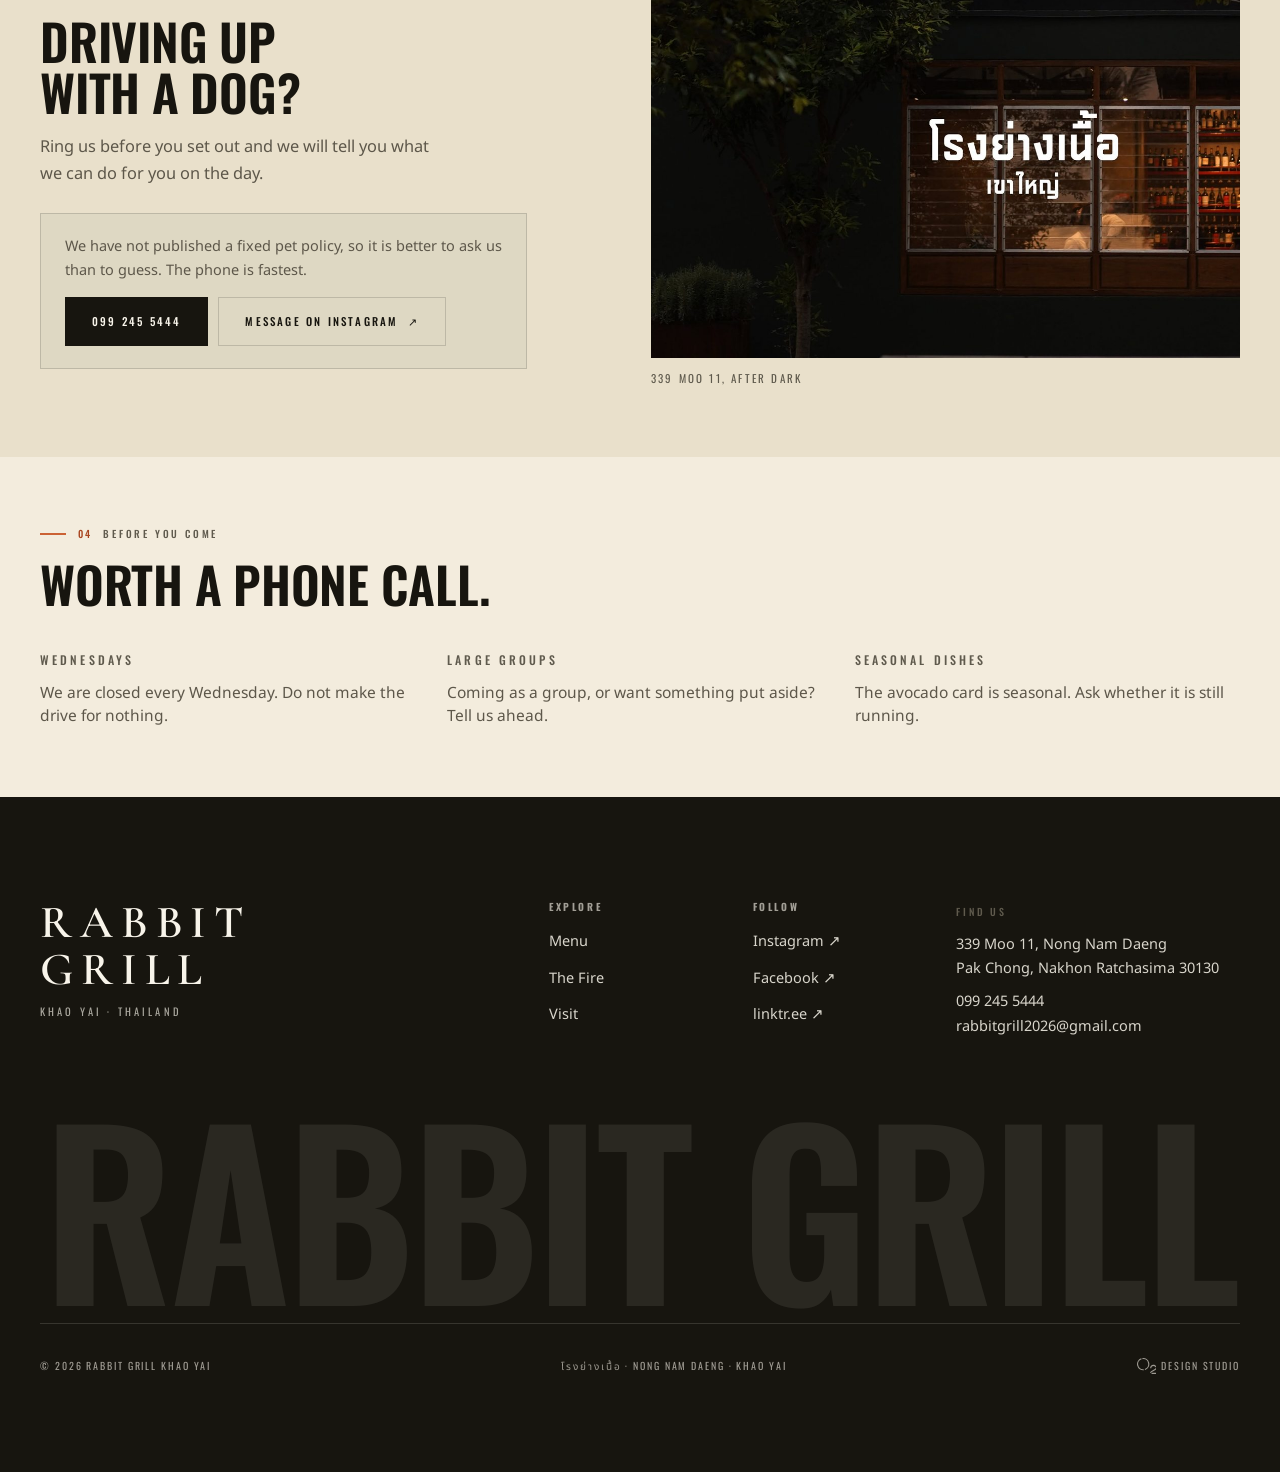
<file: visit.html>
<!DOCTYPE html>
<html lang="en">
<head>
<meta charset="utf-8">
<meta name="viewport" content="width=device-width, initial-scale=1, viewport-fit=cover">
<title>Visit — Rabbit Grill Khao Yai | 339 Moo 11, Nong Nam Daeng, Pak Chong</title>
<meta name="description" content="Rabbit Grill Khao Yai is at 339 Moo 11, Nong Nam Daeng, Pak Chong, Nakhon Ratchasima — on the same grounds as Rosebay Homecooking Cafe. Call 099 245 5444 for tables and directions.">
<link rel="canonical" href="https://rabbitgrillkhaoyai.com/visit.html">

<meta property="og:type" content="website">
<meta property="og:site_name" content="Rabbit Grill Khao Yai">
<meta property="og:title" content="Visit — Rabbit Grill Khao Yai">
<meta property="og:description" content="339 Moo 11, Nong Nam Daeng, Pak Chong. Call 099 245 5444.">
<meta property="og:image" content="https://rabbitgrillkhaoyai.com/img/hero-plate.jpg">
<meta name="twitter:card" content="summary_large_image">
<meta name="theme-color" content="#F3ECDD">

<link rel="icon" href="img/favicon.svg" type="image/svg+xml">
<link rel="preconnect" href="https://fonts.googleapis.com">
<link rel="preconnect" href="https://fonts.gstatic.com" crossorigin>
<link href="https://fonts.googleapis.com/css2?family=Cormorant+Garamond:ital,wght@0,600;1,400;1,600&family=Oswald:wght@400;500;600&family=Noto+Sans+Thai:wght@400;500;700&display=swap" rel="stylesheet">
<link rel="stylesheet" href="css/base.css">
<link rel="stylesheet" href="css/site.css">
</head>

<body class="has-bar" data-nav="solid">
<a class="skip" href="#main" data-th="ข้ามไปยังเนื้อหา">Skip to content</a>

<header class="nav">
  <div class="nav__in">
    <a class="nav__mark" href="index.html" aria-label="Rabbit Grill Khao Yai, home">
      <b>Rabbit Grill</b><i data-th="โรงย่างเนื้อ · เขาใหญ่">โรงย่างเนื้อ · Khao Yai</i>
    </a>
    <nav class="nav__links" aria-label="Main">
      <a href="menu.html" data-th="เมนู">Menu</a>
      <a href="fire.html" data-th="เตาไฟ">The Fire</a>
      <a href="visit.html" aria-current="page" data-th="มาหาเรา">Visit</a>
    </nav>
    <div class="nav__right">
      <div class="lang" role="group" aria-label="Language">
        <button type="button" data-lang-btn="en" aria-pressed="true"><span>EN</span></button>
        <button type="button" data-lang-btn="th" aria-pressed="false"><span>ไทย</span></button>
      </div>
      <a class="btn nav__cta" href="#directions" data-th="เส้นทาง">Directions</a>
      <button class="burger" type="button" aria-expanded="false" aria-controls="sheet" aria-label="Open menu"><span></span></button>
    </div>
  </div>
</header>

<div class="sheet" id="sheet" aria-hidden="true">
  <div class="sheet__top"><button class="sheet__x" type="button" aria-label="Close menu">&times;</button></div>
  <nav class="sheet__nav" aria-label="Mobile">
    <a href="menu.html"><span data-th="เมนู">Menu</span><em>01</em></a>
    <a href="fire.html"><span data-th="เตาไฟ">The Fire</span><em>02</em></a>
    <a href="visit.html"><span data-th="มาหาเรา">Visit</span><em>03</em></a>
    <a href="#directions"><span data-th="เส้นทาง">Directions</span><em>↗</em></a>
  </nav>
  <div class="sheet__foot">
    <div class="sheet__soc">
      <a href="https://www.instagram.com/rabbitgrill.khaoyai/" target="_blank" rel="noopener">Instagram ↗</a>
      <a href="https://www.facebook.com/p/Rabbit-Grill-Khao-Yai-61572023661554/" target="_blank" rel="noopener">Facebook ↗</a>
    </div>
    <a class="tlink" href="tel:+66992455444">099 245 5444</a>
  </div>
</div>

<main id="main">

<!-- ============ HEAD + THE ADDRESS ============ -->
<section class="band mhead pad-s" id="directions">
  <div class="wrap">
    <p class="shead__eyebrow"><span class="shead__no">01</span> <span data-th="มาหาเรา">Visit</span></p>
    <h1 class="dsp dsp--l lines" data-reveal style="margin-block:14px 22px" data-th="<span><span>ออกจากกรุงเทพฯ</span></span><span><span>มุ่งหน้าเขาใหญ่</span></span>">
      <span><span>Out of Bangkok.</span></span>
      <span><span>Into Khao Yai.</span></span>
    </h1>

    <div class="g12" style="align-items:start;margin-top:clamp(28px,4vw,52px)">
      <div style="grid-column:1 / span 6" data-stagger="90">
        <p class="tag" data-reveal data-th="ที่อยู่">Address</p>
        <p class="dsp dsp--s" data-reveal style="margin-top:12px;text-transform:none;font-weight:500;line-height:1.32"
           data-th="339 หมู่ 11<br>ตำบลหนองน้ำแดง อำเภอปากช่อง<br>จังหวัดนครราชสีมา 30130">
          339 Moo 11, Nong Nam Daeng<br>Pak Chong, Nakhon Ratchasima 30130<br>Thailand
        </p>
        <p class="visit__flag" data-reveal style="margin-top:18px" data-th="อยู่ในพื้นที่เดียวกับ Rosebay Homecooking Cafe ใช้เป็นจุดสังเกตได้ แต่เป็นคนละร้าน ไม่ได้เป็นเจ้าของหรืออยู่ในเครือเดียวกัน">
          On the same grounds as Rosebay Homecooking Cafe — useful as a landmark. No ownership or affiliation is implied.
        </p>
        <div style="display:flex;flex-wrap:wrap;gap:10px;margin-top:26px" data-reveal>
          <a class="btn btn--ember btn--lg"
             href="https://maps.google.com/?cid=8515251904881320690"
             target="_blank" rel="noopener">
            <span data-th="เปิดใน Google Maps">Open in Google Maps</span> <span class="arw" aria-hidden="true">↗</span>
          </a>
          <a class="btn btn--ghost btn--lg" href="tel:+66992455444">099 245 5444</a>
        </div>
      </div>

      <div style="grid-column:8 / span 5" data-stagger="90">
        <p class="tag" data-reveal data-th="เวลาเปิด">Hours</p>
        <p class="dsp dsp--s" data-reveal style="margin-top:12px;text-transform:none;font-weight:500;line-height:1.32" data-th="11:00 – 21:00 น.<br>ปิดทุกวันพุธ">11:00 &ndash; 21:00<br>Closed Wednesdays</p>
        <p class="visit__flag" data-reveal style="margin-top:14px" data-th="ปิดวันพุธเป็นประกาศของร้านเอง ส่วนเวลา 11:00–21:00 น. มาจากหน้า Google กับ Wongnai ไม่ได้มาจากร้านโดยตรง ถ้าต้องขับรถมาไกล โทรเช็กอีกทีก็ดี">The Wednesday closure is the restaurant&rsquo;s own notice. The 11:00&ndash;21:00 hours come from their Google and Wongnai listings rather than from the restaurant directly &mdash; ring to confirm before a long drive.</p>

        <p class="tag" data-reveal style="margin-top:34px" data-th="จองโต๊ะ">Tables</p>
        <p data-reveal style="margin-top:10px;font-size:clamp(15px,1.2vw,17px);color:var(--fg-soft)" data-th="ไม่มีระบบจองออนไลน์ โทรมาจองได้เลย หรือทักมาทาง Facebook / Instagram">
          There is no online booking. Call, or message us on Facebook or Instagram.
        </p>

        <p class="tag" data-reveal style="margin-top:34px" data-th="คะแนนรีวิว">Rated</p>
        <p class="score" data-reveal style="margin-top:10px"><b class="num">4.5</b><span class="score__stars" aria-hidden="true">★★★★★</span><i data-th="จาก 58 รีวิวบน Google">from 58 Google reviews</i></p>
        <p class="visit__flag" data-reveal style="margin-top:10px" data-th="ที่อยู่แบบ Plus Code: JCJ3+CGF มอกระหาด หนองน้ำแดง">Plus code JCJ3+CGF, Mo Kra Hat, Nong Nam Daeng</p>

        <p class="tag" data-reveal style="margin-top:34px" data-th="ติดต่อ">Contact</p>
        <ul data-reveal style="margin-top:10px;display:grid;gap:8px;font-size:clamp(15px,1.2vw,17px)">
          <li><a class="tlink" href="tel:+66992455444">099 245 5444</a></li>
          <li><a class="tlink" href="mailto:rabbitgrill2026@gmail.com">rabbitgrill2026@gmail.com</a></li>
          <li><a class="tlink" href="https://www.instagram.com/rabbitgrill.khaoyai/" target="_blank" rel="noopener">@rabbitgrill.khaoyai ↗</a></li>
          <li><a class="tlink" href="https://www.facebook.com/p/Rabbit-Grill-Khao-Yai-61572023661554/" target="_blank" rel="noopener" data-th="Rabbit Grill Khao Yai บน Facebook ↗">Rabbit Grill Khao Yai on Facebook ↗</a></li>
        </ul>
      </div>
    </div>
  </div>
</section>

<!-- ============ THE DRIVE ============ -->
<section class="band pad-s on-fire" style="--bg:#12100B">
  <div class="wrap">
    <div class="g12" style="align-items:end">
      <div style="grid-column:1 / span 7">
        <p class="shead__eyebrow"><span class="shead__no">02</span> <span data-th="การเดินทาง">Getting here</span></p>
        <h2 class="dsp dsp--m" data-reveal style="margin-block:14px 20px" data-th="สนุกตั้งแต่ทางมาแล้ว">Part of the pleasure is the drive.</h2>
        <p class="lede" data-reveal data-th="เราอยู่ที่หนองน้ำแดง อำเภอปากช่อง ในเขตเขาใหญ่ ถ้าคุณกำลังเที่ยวเขาใหญ่อยู่แล้ว เราอยู่ระหว่างทาง">
          We are in Nong Nam Daeng, Pak Chong, inside the Khao Yai area. If you are already up here for the weekend, we are on the way.
        </p>
      </div>
      <p class="hand" style="grid-column:9 / span 4;font-size:clamp(19px,1.9vw,26px);color:var(--ember)" data-reveal>
        ทุกเพศทุกวัย
      </p>
    </div>

    <svg class="heatline" viewBox="0 0 1200 26" preserveAspectRatio="none" aria-hidden="true" style="margin-top:clamp(38px,5vw,66px)">
      <path class="hl-live" data-draw d="M0 9 C 120 6, 160 18, 240 15 C 320 12, 340 3, 420 6 C 500 9, 520 19, 600 13"></path>
      <line data-draw x1="630" y1="13" x2="750" y2="13"></line>
      <line data-draw x1="780" y1="13" x2="900" y2="13"></line>
      <line data-draw x1="930" y1="13" x2="1050" y2="13"></line>
      <line data-draw x1="1080" y1="13" x2="1200" y2="13"></line>
    </svg>
  </div>
</section>

<!-- ============ COMING WITH A PET ============
     No pet policy is published anywhere by the restaurant, so none is
     invented here. data/site.json -> pets.verified flips this module. -->
<section class="band pad-s pets" style="--bg:var(--paper-2)">
  <div class="wrap">
    <div class="g12 pets__grid">
      <div class="pets__body" data-stagger="90">
        <p class="shead__eyebrow"><span class="shead__no">03</span> <span data-th="มากับสัตว์เลี้ยง">Coming with a pet</span></p>
        <h2 class="dsp dsp--m lines" data-reveal data-th="<span><span>พาน้องหมา</span></span><span><span>มาด้วยไหม</span></span>">
          <span><span>Driving up</span></span>
          <span><span>with a dog?</span></span>
        </h2>
        <p class="lede" data-reveal style="margin-top:18px" data-th="โทรมาก่อนออกเดินทาง เดี๋ยวเราบอกได้ว่าวันนั้นดูแลกันได้แค่ไหน">
          Ring us before you set out and we will tell you what we can do for you on the day.
        </p>
        <div class="pets__ask" data-reveal>
          <p data-th="เรายังไม่ได้ประกาศกฎเรื่องสัตว์เลี้ยงแบบตายตัว ถามมาตรง ๆ ดีกว่าเดา โทรมาถามจะเร็วที่สุด">
            We have not published a fixed pet policy, so it is better to ask us than to guess. The phone is fastest.
          </p>
          <div class="pets__acts">
            <a class="btn" href="tel:+66992455444">099 245 5444</a>
            <a class="btn btn--ghost" href="https://www.instagram.com/rabbitgrill.khaoyai/" target="_blank" rel="noopener"><span data-th="ทักมาทาง Instagram">Message on Instagram</span> <span class="arw" aria-hidden="true">↗</span></a>
          </div>
        </div>
      </div>
      <figure class="pets__media" style="margin:0" data-reveal="mask">
        <div class="media media--land media--live">
          <img src="img/venue-exterior.jpg" width="2000" height="777" loading="lazy" alt="Rabbit Grill at night: the dark green frontage with the โรงย่างเนื้อ เขาใหญ่ sign lit in a warm window.">
        </div>
        <figcaption data-th="339 หมู่ 11 หลังพระอาทิตย์ตก">339 Moo 11, after dark</figcaption>
      </figure>
    </div>
  </div>
</section>

<!-- ============ BEFORE YOU COME ============ -->
<section class="band pad-s">
  <div class="wrap">
    <p class="shead__eyebrow"><span class="shead__no">04</span> <span data-th="ก่อนมา">Before you come</span></p>
    <h2 class="dsp dsp--m" data-reveal style="margin-block:14px clamp(26px,3.6vw,44px)" data-th="โทรถามไว้ก่อนดีกว่า">Worth a phone call.</h2>
    <div class="g12" style="row-gap:clamp(22px,3vw,36px)">
      <div class="visit__col" data-reveal>
        <h3 data-th="วันพุธ">Wednesdays</h3>
        <p style="font-size:15.5px;color:var(--fg-soft)" data-th="ปิดทุกวันพุธ อย่าขับรถมาเสียเที่ยว">We are closed every Wednesday. Do not make the drive for nothing.</p>
      </div>
      <div class="visit__col" data-reveal>
        <h3 data-th="โต๊ะใหญ่">Large groups</h3>
        <p style="font-size:15.5px;color:var(--fg-soft)" data-th="มากันหลายคน หรืออยากสั่งเมนูไว้ล่วงหน้า โทรบอกกันได้">Coming as a group, or want something put aside? Tell us ahead.</p>
      </div>
      <div class="visit__col" data-reveal>
        <h3 data-th="เมนูตามฤดูกาล">Seasonal dishes</h3>
        <p style="font-size:15.5px;color:var(--fg-soft)" data-th="เมนูอะโวคาโดเป็นเมนูพิเศษตามฤดูกาล ถามได้ว่าช่วงนี้ยังมีอยู่ไหม">The avocado card is seasonal. Ask whether it is still running.</p>
      </div>
    </div>
  </div>
</section>

</main>

<footer class="foot">
  <div class="wrap">
    <div class="g12 foot__grid">
      <div class="foot__brand">
        <span class="mark">Rabbit<br>Grill</span>
        <i data-th="เขาใหญ่ · ประเทศไทย">Khao Yai · Thailand</i>
      </div>
      <nav class="foot__col" aria-label="Footer">
        <h4 data-th="ดูเพิ่มเติม">Explore</h4>
        <ul>
          <li><a class="tlink" href="menu.html" data-th="เมนู">Menu</a></li>
          <li><a class="tlink" href="fire.html" data-th="เตาไฟ">The Fire</a></li>
          <li><a class="tlink" href="visit.html" data-th="มาหาเรา">Visit</a></li>
        </ul>
      </nav>
      <div class="foot__col">
        <h4 data-th="ติดตาม">Follow</h4>
        <ul>
          <li><a class="tlink" href="https://www.instagram.com/rabbitgrill.khaoyai/" target="_blank" rel="noopener">Instagram ↗</a></li>
          <li><a class="tlink" href="https://www.facebook.com/p/Rabbit-Grill-Khao-Yai-61572023661554/" target="_blank" rel="noopener">Facebook ↗</a></li>
          <li><a class="tlink" href="https://linktr.ee/rabbitgrill" target="_blank" rel="noopener">linktr.ee ↗</a></li>
        </ul>
      </div>
      <div class="foot__addr">
        <h4 class="tag" style="margin-bottom:14px" data-th="มาหาเรา">Find us</h4>
        <p data-th="339 หมู่ 11 ตำบลหนองน้ำแดง<br>อำเภอปากช่อง จังหวัดนครราชสีมา 30130">339 Moo 11, Nong Nam Daeng<br>Pak Chong, Nakhon Ratchasima 30130</p>
        <p style="margin-top:10px">
          <a class="tlink" href="tel:+66992455444">099 245 5444</a><br>
          <a class="tlink" href="mailto:rabbitgrill2026@gmail.com">rabbitgrill2026@gmail.com</a>
        </p>
      </div>
    </div>
    <p class="foot__wordmark" aria-hidden="true">Rabbit Grill</p>
    <div class="foot__base">
      <span>&copy; <span data-year>2026</span> Rabbit Grill Khao Yai</span>
      <span data-th="โรงย่างเนื้อ · หนองน้ำแดง · เขาใหญ่">โรงย่างเนื้อ · Nong Nam Daeng · Khao Yai</span>
      <a class="o2-credit" href="https://o2-designstudio.com/" target="_blank" rel="noopener" lang="en" aria-label="Website by O2 Design Studio (opens in a new tab)"><span class="o2-credit__lockup"><svg class="o2-credit__mark" viewBox="0 0 158.1 129.7" aria-hidden="true" focusable="false"><path fill="currentColor" d="M56.99 99.51A50 50 0 0 1 33.88 2.67L38 10.97A40.84 40.84 0 0 0 52.65 90.75ZM42.27 0.6A50 50 0 0 1 66.45 97.22L62.34 88.93A40.84 40.84 0 0 0 46.59 9.31ZM157.94 74.78L148.9 74.77C147.72 72.56 147.05 70.73 145.23 68.89C138.08 61.67 125.49 63.06 119.44 70.92L118.43 72.68C116.33 76.4 116.59 78.85 116.23 82.89C113.81 83.15 109.39 83.26 107.04 82.84C106.96 80.45 106.94 77.98 107.43 75.63C109.72 64.58 119.41 55.88 130.73 55.04C140.97 54.28 151.46 58.93 156.12 68.39C157.1 70.38 158.02 72.54 157.94 74.78ZM148.84 83.59C151.04 83.14 155.75 83.23 158.04 83.51C157.97 85.63 157.24 87.64 156.34 89.53C153.35 95.79 148.24 98.9 142.26 101.9C137.63 104.22 133.19 106.96 128.53 109.23C126.42 110.25 120.74 112.92 119.24 114.34C116.45 116.97 117.29 117.47 116.13 119.2L114.32 121.49C112.04 121.8 109.41 121.77 107.13 121.51C106.19 114 111.68 108.04 117.74 104.62C124.34 100.89 131.24 97.68 137.85 93.97C143.08 91.03 146.6 89.67 148.84 83.59ZM121.53 120.51C124.54 119.99 135.15 120.36 138.93 120.36C142.92 120.36 154.81 119.99 157.91 120.49L157.85 129.51C154.88 129.77 151.82 129.6 148.83 129.59L135.02 129.59C130.67 129.59 119.91 129.95 116.29 129.48C117.52 126.27 119.99 123.58 121.53 120.51Z"/></svg>Design Studio</span></a>
    </div>
  </div>
</footer>

<nav class="bar" aria-label="Quick actions">
  <a href="menu.html">
    <svg viewBox="0 0 24 24" fill="none" stroke="currentColor" stroke-width="1.5" aria-hidden="true"><path d="M4 4h16v16H4z"/><path d="M8 9h8M8 13h5"/></svg>
    <span data-th="เมนู">Menu</span>
  </a>
  <a href="https://maps.google.com/?cid=8515251904881320690" target="_blank" rel="noopener" data-primary>
    <svg viewBox="0 0 24 24" fill="none" stroke="currentColor" stroke-width="1.5" aria-hidden="true"><path d="M12 21s7-6.2 7-11a7 7 0 1 0-14 0c0 4.8 7 11 7 11z"/><circle cx="12" cy="10" r="2.5"/></svg>
    <span data-th="เส้นทาง">Directions</span>
  </a>
  <a href="tel:+66992455444">
    <svg viewBox="0 0 24 24" fill="none" stroke="currentColor" stroke-width="1.5" aria-hidden="true"><path d="M5 4h4l2 5-2.5 1.5a11 11 0 0 0 5 5L15 13l5 2v4a1 1 0 0 1-1 1A16 16 0 0 1 4 5a1 1 0 0 1 1-1z"/></svg>
    <span data-th="โทร">Call</span>
  </a>
</nav>

<script type="application/ld+json">
{
  "@context": "https://schema.org",
  "@type": "Restaurant",
  "name": "Rabbit Grill Khao Yai",
  "alternateName": "โรงย่างเนื้อ เขาใหญ่",
  "priceRange": "$$",
  "servesCuisine": ["Grill", "Steak", "Seafood", "Thai"],
  "telephone": "+66992455444",
  "email": "rabbitgrill2026@gmail.com",
  "url": "https://rabbitgrillkhaoyai.com/",
  "hasMenu": "https://rabbitgrillkhaoyai.com/menu.html",
  "image": "https://rabbitgrillkhaoyai.com/img/hero-plate.jpg",
  "address": {
    "@type": "PostalAddress",
    "streetAddress": "339 Moo 11, Nong Nam Daeng",
    "addressLocality": "Pak Chong",
    "addressRegion": "Nakhon Ratchasima",
    "postalCode": "30130",
    "addressCountry": "TH"
  },
  "geo": {
    "@type": "GeoCoordinates",
    "latitude": 14.6303212,
    "longitude": 101.4045925
  },
  "hasMap": "https://maps.google.com/?cid=8515251904881320690",
  "openingHoursSpecification": [
    {
      "@type": "OpeningHoursSpecification",
      "dayOfWeek": ["Monday","Tuesday","Thursday","Friday","Saturday","Sunday"],
      "opens": "11:00",
      "closes": "21:00"
    }
  ],
  "sameAs": [
    "https://www.instagram.com/rabbitgrill.khaoyai/",
    "https://www.facebook.com/p/Rabbit-Grill-Khao-Yai-61572023661554/"
  ]
}
</script>
<!-- No openingHours and no geo: the days are unconfirmed by the restaurant and
     no coordinates have been verified. Both live in data/site.json. -->

<script src="js/shot.js"></script>
<script src="js/app.js" defer></script>
</body>
</html>
</file>
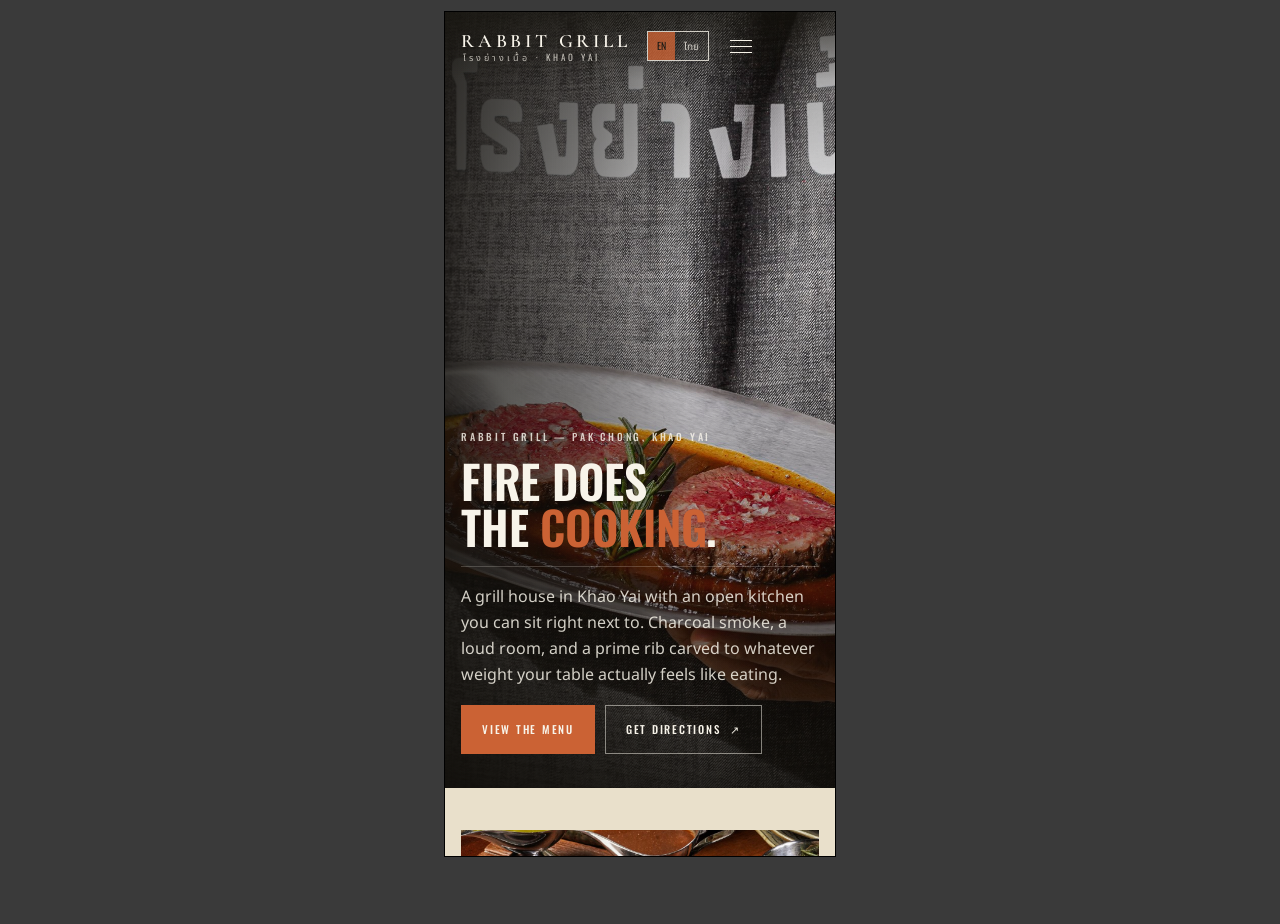
<file: _qa/mobile.html>
<!DOCTYPE html>
<html><head><meta charset="utf-8">
<style>
  html,body{margin:0;background:#3a3a3a;height:100%}
  body{display:flex;align-items:flex-start;justify-content:center;padding:12px}
  iframe{width:390px;height:844px;border:0;background:#fff;box-shadow:0 0 0 1px #000}
</style></head>
<body>
<iframe id="f" src="about:blank"></iframe>
<script>
  var q = new URLSearchParams(location.search);
  var page = q.get('page') || 'index.html';
  var shot = q.get('shot') || 'top';
  var off  = q.get('off')  || '0';
  var w    = q.get('w');
  var h    = q.get('h');
  var f = document.getElementById('f');
  if (w) f.style.width = w + 'px';
  if (h) f.style.height = h + 'px';
  var lang = q.get("lang");
  var sheet = q.get("sheet");
  f.src = '/' + page + '?shot=' + encodeURIComponent(shot) + '&off=' + off +
          (lang ? "&lang=" + encodeURIComponent(lang) : "") +
          (sheet ? "&sheet=1" : "");
</script>
</body></html>
</file>
<file: css/base.css>
/* ============================================================
   RABBIT GRILL KHAO YAI — foundation
   Palette + type are read off the restaurant own printed menu:
   cream paper, forest-green wordmark, oxblood variant, taupe
   category chips, and full-bleed dark food photography.
   The whole site is built the way that menu is built —
   cream bands interrupted by fire.
   ============================================================ */

/* ---------- tokens ---------- */
:root {
  /* paper side */
  --paper:      #F3ECDD;
  --paper-2:    #E9E0CB;
  --bone:       #F8F4EA;

  /* fire side */
  --ink:        #17150F;
  --ink-2:      #221E16;
  --ink-3:      #2E2921;

  /* brand */
  --forest:     #1E4230;
  --forest-2:   #2C5A40;
  --oxblood:    #6E1621;
  --taupe:      #6B5E4B;
  --ember:      #CB6234;   /* AA against ink both ways */
  --ember-ink:  #A8441E;   /* the same accent, darkened for small text on paper */
  --steel:      #8E8B82;

  /* semantic — paper context (default) */
  --bg:         var(--paper);
  --fg:         var(--ink);
  --fg-soft:    #5D574A;
  --fg-faint:   #5F5A4D;
  --rule:       rgba(23,21,15,.16);
  --rule-soft:  rgba(23,21,15,.09);
  --accent:     var(--forest);

  /* type */
  /* Three faces, three jobs.
       serif — the identity, because their wordmark is a fine serif
       disp  — the voice, because their drinks menu is set in condensed caps
       sans  — everything you actually read, and all Thai

     Noto Sans Thai sits inside the serif and display stacks on purpose. None of
     the Latin faces carry Thai glyphs — measured, and all three render Thai at
     exactly the generic-fallback width — so without it every Thai headline and
     caption drops to an uncontrolled system font instead of the one face we load.

     There used to be a fourth, a script face standing in for the handwritten
     dish names on the printed menu. It was a family too many, and being
     Latin-only it made that inconsistency worse. The italic serif carries that
     register now. */
  --serif: "Cormorant Garamond", "Noto Sans Thai", Georgia, "Times New Roman", serif;
  --disp:  "Oswald", "Noto Sans Thai", "Arial Narrow", Impact, sans-serif;
  --hand:  var(--serif);
  --sans:  "Noto Sans Thai", "Helvetica Neue", Arial, sans-serif;

  /* metrics */
  --gut: clamp(16px, 3.4vw, 40px);
  --maxw: 1560px;
  --nav-h: 68px;

  /* motion — two speeds: heat is fast, smoke is slow */
  --heat: 200ms cubic-bezier(.2,.7,.3,1);
  --heat-2: 320ms cubic-bezier(.2,.7,.3,1);
  --smoke: 820ms cubic-bezier(.16,.84,.28,1);
  --smoke-2: 1250ms cubic-bezier(.16,.84,.28,1);
}

/* dark context — applied to sections, not the whole doc */
.on-fire {
  --bg:        var(--ink);
  --fg:        var(--bone);
  --fg-soft:   #B9B2A2;
  --fg-faint:  #8F8878;
  --rule:      rgba(248,244,234,.18);
  --rule-soft: rgba(248,244,234,.09);
  --accent:    var(--ember);
}

/* ---------- reset ---------- */
*, *::before, *::after { box-sizing: border-box; }
html { -webkit-text-size-adjust: 100%; scroll-behavior: smooth; overflow-x: clip; }
body {
  margin: 0;
  background: var(--paper);
  color: var(--ink);
  font-family: var(--sans);
  font-size: 16px;
  line-height: 1.6;
  font-weight: 400;
  -webkit-font-smoothing: antialiased;
  text-rendering: optimizeLegibility;
  overflow-x: clip;      /* never overflow-x:hidden on body — it hijacks the scroll container */
}
img, video, canvas, svg { display: block; max-width: 100%; }
img, video { height: auto; }
a { color: inherit; text-decoration: none; }
button { font: inherit; color: inherit; background: none; border: 0; cursor: pointer; }
h1,h2,h3,h4,p,figure,blockquote { margin: 0; }
ul, ol { margin: 0; padding: 0; list-style: none; }
:focus-visible {
  outline: 2px solid var(--ember);
  outline-offset: 3px;
  border-radius: 2px;
}
::selection { background: var(--ember); color: var(--bone); }

.sr {
  position: absolute; width: 1px; height: 1px;
  margin: -1px; padding: 0; overflow: hidden;
  clip: rect(0 0 0 0); clip-path: inset(50%); white-space: nowrap;
}
.skip {
  position: fixed; top: 8px; left: 8px; z-index: 999;
  transform: translateY(-160%);
  background: var(--ink); color: var(--bone);
  padding: 12px 18px; font-family: var(--disp);
  letter-spacing: .14em; text-transform: uppercase; font-size: 12px;
  transition: transform var(--heat);
}
.skip:focus { transform: none; }

/* ---------- layout ---------- */
.wrap { width: 100%; max-width: var(--maxw); margin-inline: auto; padding-inline: var(--gut); }
.wrap-narrow { max-width: 1120px; }

.g12 {
  display: grid;
  grid-template-columns: repeat(12, minmax(0, 1fr));
  column-gap: clamp(12px, 1.7vw, 28px);
  row-gap: clamp(24px, 3vw, 48px);
}

section { position: relative; }
.band { background: var(--bg); color: var(--fg); }
.pad   { padding-block: clamp(60px, 8vw, 132px); }
.pad-s { padding-block: clamp(42px, 5.4vw, 84px); }

/* ---------- typography ---------- */

/* the small technical label — kitchen ticket, section numeral */
.tag {
  font-family: var(--disp);
  font-weight: 500;
  font-size: clamp(10px, .78vw, 12px);
  letter-spacing: .28em;
  text-transform: uppercase;
  color: var(--fg-faint);
  display: inline-flex;
  align-items: center;
  gap: .7em;
}
.tag--accent { color: var(--accent); }
.tag i {
  font-style: normal;
  color: var(--accent);
  font-variant-numeric: tabular-nums;
}

/* the big voice — condensed grotesk, the drinks-menu headings made huge */
.dsp {
  font-family: var(--disp);
  font-weight: 600;
  line-height: .93;
  letter-spacing: -.005em;
  text-transform: uppercase;
  text-wrap: balance;
}
.dsp--xl { font-size: clamp(46px, 9.4vw, 158px); }
.dsp--l  { font-size: clamp(36px, 6.2vw, 104px); }
.dsp--m  { font-size: clamp(28px, 3.9vw, 62px); }
.dsp--s  { font-size: clamp(21px, 2.3vw, 34px); }

/* Thai needs its own size + leading or it collapses against the Latin */
:lang(th) .dsp, .dsp:lang(th) { line-height: 1.14; letter-spacing: 0; font-weight: 700; }
.dsp--xl:lang(th) { font-size: clamp(31px, 6.1vw, 96px); }
.dsp--l:lang(th)  { font-size: clamp(26px, 4.3vw, 68px); }
.dsp--m:lang(th)  { font-size: clamp(21px, 2.9vw, 44px); }
.dsp--s:lang(th)  { font-size: clamp(18px, 1.9vw, 27px); }

/* identity serif — their wordmark */
.mark {
  font-family: var(--serif);
  font-weight: 600;
  letter-spacing: .17em;
  text-transform: uppercase;
  line-height: 1;
}

/* the marginalia register off the menu — dish names, captions, asides.
   Italic so it reads as a different voice from the body without a fourth face. */
.hand {
  font-family: var(--hand);
  font-style: italic;
  font-weight: 400;
  letter-spacing: .004em;
  line-height: 1.3;
}

.lede {
  font-size: clamp(16px, 1.28vw, 20px);
  line-height: 1.62;
  color: var(--fg-soft);
  max-width: 46ch;
}
.lede--wide { max-width: 62ch; }
p + p { margin-top: 1.05em; }

.serif-quote {
  font-family: var(--serif);
  font-size: clamp(22px, 2.7vw, 42px);
  line-height: 1.28;
  font-weight: 400;
  font-style: italic;
  text-wrap: balance;
}

.num {
  font-variant-numeric: tabular-nums;
  font-feature-settings: "tnum" 1;
}

/* ---------- the heat line ----------
   Grill bars on the left that break into drift on the right.
   One recurring device, drawn on scroll. */
.heatline { display: block; width: 100%; height: 26px; overflow: visible; }
.heatline path, .heatline line {
  fill: none;
  stroke: var(--rule);
  stroke-width: 1;
  stroke-linecap: round;
}
.heatline .hl-live { stroke: var(--accent); }
.heatline [data-draw] {
  stroke-dasharray: var(--len, 200);
  stroke-dashoffset: var(--len, 200);
  transition: stroke-dashoffset var(--smoke-2) var(--d, 0ms);
}
/* the observer marks the <svg> itself, so match both that and an ancestor */
.heatline.is-in [data-draw],
.is-in .heatline [data-draw] { stroke-dashoffset: 0; }

/* ---------- rules ---------- */
.rule { height: 1px; background: var(--rule); border: 0; margin: 0; }

/* ---------- buttons ---------- */
.btn {
  --btn-fg: var(--bone);
  --btn-bg: var(--ink);
  position: relative;
  display: inline-flex;
  align-items: center;
  gap: .85em;
  padding: 15px 26px;
  font-family: var(--disp);
  font-weight: 500;
  font-size: clamp(11px, .82vw, 13px);
  letter-spacing: .2em;
  text-transform: uppercase;
  color: var(--btn-fg);
  background: var(--btn-bg);
  border: 1px solid var(--btn-bg);
  overflow: hidden;
  isolation: isolate;
  transition: color var(--heat), border-color var(--heat);
}
/* ember fill sweeps up from the coals */
.btn::before {
  content: "";
  position: absolute; inset: 0;
  background: var(--ember);
  transform: translateY(101%);
  transition: transform var(--heat-2);
  z-index: -1;
}
.btn:hover::before, .btn:focus-visible::before { transform: translateY(0); }
.btn:hover, .btn:focus-visible { border-color: var(--ember); }
.btn .arw { transition: transform var(--heat-2); }
.btn:hover .arw { transform: translate(3px, -3px); }

.btn--ghost {
  --btn-fg: var(--fg);
  --btn-bg: transparent;
  border-color: var(--rule);
}
.btn--ghost:hover, .btn--ghost:focus-visible { color: var(--bone); }

.btn--ember { --btn-bg: var(--ember); border-color: var(--ember); }
.btn--ember::before { background: var(--ink); }
.btn--ember:hover, .btn--ember:focus-visible { border-color: var(--ink); }

.btn--lg { padding: 19px 34px; font-size: clamp(12px, .92vw, 14px); }

/* text link with a drawn underline */
.tlink {
  position: relative;
  display: inline-flex;
  align-items: baseline;
  gap: .5em;
  padding-bottom: 2px;
}
.tlink::after {
  content: "";
  position: absolute; left: 0; right: 0; bottom: 0;
  height: 1px; background: currentColor;
  transform: scaleX(0); transform-origin: right;
  transition: transform var(--heat-2);
}
.tlink:hover::after, .tlink:focus-visible::after { transform: scaleX(1); transform-origin: left; }

/* ---------- reveals ---------- */
[data-reveal] {
  opacity: 0;
  transform: translateY(22px);
  transition: opacity var(--smoke) var(--d, 0ms), transform var(--smoke) var(--d, 0ms);
}
[data-reveal].is-in { opacity: 1; transform: none; }

[data-reveal="mask"] { opacity: 1; transform: none; clip-path: inset(0 0 100% 0); transition: clip-path var(--smoke-2) var(--d, 0ms); }
[data-reveal="mask"].is-in { clip-path: inset(0 0 0 0); }

/* line-by-line headline reveal */
/* the inner span carries padding so tall caps are not clipped by the mask;
   the outer pulls that padding back so the lines still stack tight */
.lines > span { display: block; overflow: hidden; margin-block: -.09em; }
.lines > span > span {
  display: block;
  padding-block: .09em;
  transform: translateY(112%);
  transition: transform var(--smoke-2) var(--d, 0ms);
}
.lines.is-in > span > span { transform: none; }

/* ---------- media ---------- */
.media { position: relative; overflow: hidden; background: var(--ink-2); }
.media img { width: 100%; height: 100%; object-fit: cover; }
.media--tall  { aspect-ratio: 3 / 4; }
.media--port  { aspect-ratio: 4 / 5; }
.media--sq    { aspect-ratio: 1 / 1; }
.media--land  { aspect-ratio: 3 / 2; }
.media--wide  { aspect-ratio: 16 / 9; }
.media--cine  { aspect-ratio: 21 / 9; }

/* smoke-slow crop drift on hover */
.media--live img { transition: transform 1.1s cubic-bezier(.16,.84,.28,1); }
a:hover .media--live img,
.media--live:hover img { transform: scale(1.028); }

figcaption {
  margin-top: 12px;
  font-family: var(--disp);
  font-size: 11px;
  letter-spacing: .2em;
  text-transform: uppercase;
  color: var(--fg-faint);
}

/* ---------- cursor (desktop, pointer only) ---------- */
.cur {
  position: fixed;
  top: 0; left: 0;
  z-index: 900;
  pointer-events: none;
  display: grid;
  place-items: center;
  width: 10px; height: 10px;
  border-radius: 50%;
  background: var(--ember);
  mix-blend-mode: normal;
  opacity: 0;
  transition: width var(--heat-2), height var(--heat-2), opacity var(--heat), background var(--heat);
}
.cur span {
  font-family: var(--disp);
  font-size: 10px;
  letter-spacing: .18em;
  text-transform: uppercase;
  color: var(--ink);
  opacity: 0;
  transition: opacity var(--heat);
  white-space: nowrap;
}
.cur.on { opacity: 1; }
.cur.lbl { width: 72px; height: 72px; }
.cur.lbl span { opacity: 1; }
@media (hover: none), (pointer: coarse) { .cur { display: none !important; } }

/* ---------- reduced motion ---------- */
@media (prefers-reduced-motion: reduce) {
  html { scroll-behavior: auto; }
  *, *::before, *::after {
    animation-duration: .001ms !important;
    animation-iteration-count: 1 !important;
    transition-duration: .001ms !important;
  }
  [data-reveal] { opacity: 1 !important; transform: none !important; clip-path: none !important; }
  .lines > span > span { transform: none !important; }
  .heatline [data-draw] { stroke-dashoffset: 0 !important; }
  .cur { display: none !important; }
}

/* ---------- QA settle mode: freeze everything, reveal everything ---------- */
html[data-shot] *, html[data-shot] *::before, html[data-shot] *::after {
  transition: none !important;
  animation: none !important;
}
html[data-shot] [data-reveal] { opacity: 1 !important; transform: none !important; clip-path: none !important; }
html[data-shot] .lines > span > span { transform: none !important; }
html[data-shot] .heatline [data-draw] { stroke-dashoffset: 0 !important; }
html[data-shot] .cur { display: none !important; }

/* full-page capture: freeze every vh-based height to a nominal desktop
   viewport, or one section swallows the whole page */
html.shot-full .hero { min-height: 900px !important; }
html.shot-full .sheet { display: none !important; }
</file>
<file: css/site.css>
/* ============================================================
   RABBIT GRILL — chrome, sections, signature
   ============================================================ */

/* =========================================================
   NOTICE BAR (renders only when data/site.json announcement.active)
   ========================================================= */
.notice {
  background: var(--forest);
  color: var(--bone);
  font-family: var(--disp);
  font-size: 12px;
  letter-spacing: .16em;
  text-transform: uppercase;
  text-align: center;
  padding: 10px var(--gut);
}

/* =========================================================
   NAVIGATION
   ========================================================= */
.nav {
  position: fixed;
  top: 0; left: 0; right: 0;
  z-index: 500;
  height: var(--nav-h);
  display: flex;
  align-items: center;
  color: var(--bone);
  transition: background var(--heat-2), color var(--heat-2), box-shadow var(--heat-2), height var(--heat-2);
}
.nav::before {
  content: "";
  position: absolute; inset: 0;
  background: linear-gradient(to bottom, rgba(23,21,15,.62), rgba(23,21,15,0));
  opacity: 1;
  transition: opacity var(--heat-2);
  pointer-events: none;
}
.nav__in {
  position: relative;
  width: 100%; max-width: var(--maxw);
  margin-inline: auto; padding-inline: var(--gut);
  display: flex; align-items: center; gap: clamp(16px, 3vw, 52px);
}

/* solid state */
.nav.is-solid,
body[data-nav="solid"] .nav {
  background: var(--paper);
  color: var(--ink);
  box-shadow: 0 1px 0 rgba(23,21,15,.14);
}
.nav.is-solid::before,
body[data-nav="solid"] .nav::before { opacity: 0; }

.nav__mark { display: flex; flex-direction: column; line-height: 1; flex: none; }
.nav__mark b { font-family: var(--serif); font-weight: 600; font-size: 19px; letter-spacing: .2em; text-transform: uppercase; }
.nav__mark i {
  font-style: normal; font-family: var(--disp); font-weight: 400;
  font-size: 9px; letter-spacing: .34em; text-transform: uppercase;
  opacity: .72; margin-top: 3px; padding-left: 2px;
}

.nav__links { display: flex; align-items: center; gap: clamp(14px, 1.9vw, 34px); margin-left: auto; }
.nav__links a {
  position: relative;
  font-family: var(--disp);
  font-weight: 400;
  font-size: 12px;
  letter-spacing: .19em;
  text-transform: uppercase;
  padding-block: 6px;
}
.nav__links a::after {
  content: "";
  position: absolute; left: 0; right: 0; bottom: 0; height: 1px;
  background: currentColor;
  transform: scaleX(0); transform-origin: right;
  transition: transform var(--heat-2);
}
.nav__links a:hover::after, .nav__links a:focus-visible::after { transform: scaleX(1); transform-origin: left; }
.nav__links a[aria-current="page"]::after { transform: scaleX(1); background: var(--ember); }

.nav__right { display: flex; align-items: center; gap: 12px; flex: none; }

.lang {
  display: inline-flex;
  border: 1px solid currentColor;
  opacity: .8;
  font-family: var(--disp);
  font-size: 10px;
  letter-spacing: .14em;
  text-transform: uppercase;
}
.lang button { padding: 6px 9px; transition: background var(--heat), color var(--heat); }
/* ember fill, not currentColor — currentColor inverts with the nav and
   made the active label invisible against its own background */
.lang button[aria-pressed="true"] { background: var(--ember); }
.lang button[aria-pressed="true"] span { color: #17150F; }

.nav__cta { display: none; }
@media (min-width: 900px) { .nav__cta { display: inline-flex; } }

/* burger */
.burger {
  width: 40px; height: 40px;
  display: grid; place-items: center;
  margin-right: -8px;
}
.burger span { display: block; width: 22px; height: 1px; background: currentColor; position: relative; transition: background var(--heat); }
.burger span::before, .burger span::after {
  content: ""; position: absolute; left: 0; width: 22px; height: 1px; background: currentColor;
  transition: transform var(--heat-2);
}
.burger span::before { top: -6px; }
.burger span::after  { top: 6px; }
@media (min-width: 900px) { .burger { display: none; } }
@media (max-width: 899px) { .nav__links { display: none; } }

/* full-screen mobile menu */
.sheet {
  position: fixed; inset: 0; z-index: 600;
  background: var(--ink); color: var(--bone);
  display: grid; grid-template-rows: var(--nav-h) 1fr auto;
  clip-path: inset(0 0 100% 0);
  transition: clip-path var(--smoke);
  visibility: hidden;
}
.sheet.is-open { clip-path: inset(0 0 0 0); visibility: visible; }
.sheet__top { display: flex; align-items: center; justify-content: flex-end; padding-inline: var(--gut); }
.sheet__x { width: 40px; height: 40px; display: grid; place-items: center; margin-right: -8px; font-size: 26px; line-height: 1; }
.sheet__nav { padding: 8px var(--gut) 0; display: flex; flex-direction: column; justify-content: center; gap: 2px; }
.sheet__nav a {
  font-family: var(--disp); font-weight: 500;
  font-size: clamp(30px, 9vw, 52px);
  letter-spacing: -.01em; text-transform: uppercase;
  line-height: 1.14;
  padding-block: 7px;
  border-bottom: 1px solid rgba(248,244,234,.12);
  display: flex; align-items: baseline; justify-content: space-between; gap: 16px;
}
.sheet__nav a em { font-style: normal; font-family: var(--disp); font-size: 11px; letter-spacing: .2em; color: var(--ember); }
.sheet__foot { padding: 20px var(--gut) calc(24px + env(safe-area-inset-bottom)); display: grid; gap: 14px; }
.sheet__soc { display: flex; gap: 20px; }
.sheet__soc a { font-family: var(--disp); font-size: 12px; letter-spacing: .18em; text-transform: uppercase; }

/* =========================================================
   HERO
   ========================================================= */
.hero {
  position: relative;
  min-height: 100svh;
  display: grid;
  align-items: end;
  background: var(--ink);
  color: var(--bone);
  overflow: hidden;
}
.hero__media { position: absolute; inset: 0; }
.hero__media img { width: 100%; height: 100%; object-fit: cover; object-position: 63% 52%; }
/* dark column on the left for the type, plate stays lit on the right */
.hero__media::after {
  content: "";
  position: absolute; inset: 0;
  background:
    linear-gradient(to right, rgba(15,13,9,.80) 0%, rgba(15,13,9,.46) 34%, rgba(15,13,9,.06) 62%, rgba(15,13,9,0) 100%),
    linear-gradient(to top, rgba(15,13,9,.86) 0%, rgba(15,13,9,.24) 38%, rgba(15,13,9,0) 66%, rgba(15,13,9,.44) 100%);
}
/* the grill-bar mask that opens the page */
.hero__bars { position: absolute; inset: 0; display: flex; z-index: 3; pointer-events: none; }
.hero__bars i {
  flex: 1 1 0;
  background: var(--ink);
  transform-origin: top;
  transform: scaleY(1);
  transition: transform 900ms cubic-bezier(.7,0,.2,1) var(--d, 0ms);
}
.is-lit .hero__bars i { transform: scaleY(0); }

.hero__in {
  position: relative; z-index: 4;
  width: 100%; max-width: var(--maxw);
  margin-inline: auto;
  padding: 0 var(--gut) clamp(34px, 6vw, 76px);
}
.hero__tag { margin-bottom: clamp(14px, 2vw, 22px); color: rgba(248,244,234,.82); }
.hero__tag i { color: var(--ember); }
.hero h1 { max-width: 15ch; margin-bottom: clamp(18px, 2.6vw, 30px); }
.hero h1 .fire { color: var(--ember); }
.hero__row {
  display: flex; flex-wrap: wrap; align-items: flex-end;
  gap: clamp(20px, 3vw, 56px);
  border-top: 1px solid rgba(248,244,234,.2);
  padding-top: clamp(18px, 2.4vw, 26px);
}
.hero__lede { color: rgba(248,244,234,.84); max-width: 40ch; flex: 1 1 320px; }
.hero__acts { display: flex; flex-wrap: wrap; gap: 10px; }

.hero__meta {
  position: absolute; z-index: 4;
  right: var(--gut); top: calc(var(--nav-h) + clamp(18px, 4vw, 46px));
  text-align: right;
  display: none;
}
@media (min-width: 1000px) { .hero__meta { display: block; } }
.hero__meta dl { display: grid; gap: 15px; }
.hero__meta dt { font-family: var(--disp); font-size: 9.5px; letter-spacing: .28em; text-transform: uppercase; color: rgba(248,244,234,.66); }
.hero__meta dd { margin: 2px 0 0; font-family: var(--disp); font-size: 14px; letter-spacing: .1em; text-transform: uppercase; color: rgba(248,244,234,.94); }

.scrollcue {
  position: absolute; z-index: 4; right: var(--gut); left: auto; bottom: 0;
  writing-mode: vertical-rl;
  font-family: var(--disp); font-size: 10px; letter-spacing: .3em; text-transform: uppercase;
  color: rgba(248,244,234,.55);
  padding-bottom: 88px;
  display: none;
}
@media (min-width: 1200px) { .scrollcue { display: block; } }
.scrollcue::after {
  content: ""; position: absolute; left: 50%; bottom: 0; width: 1px; height: 72px;
  background: linear-gradient(to bottom, rgba(248,244,234,.5), transparent);
  animation: cue 2.4s ease-in-out infinite;
}
@keyframes cue { 0%,100% { transform: scaleY(.35); transform-origin: top; } 50% { transform: scaleY(1); transform-origin: top; } }

/* =========================================================
   IDEA — the statement band
   ========================================================= */
.idea__grid { align-items: start; }
.idea__l  { grid-column: 1 / span 7; }
.idea__r  { grid-column: 8 / span 5; }
.idea h2 { margin-block: 14px 22px; }
.idea__th {
  font-family: var(--hand);
  font-size: clamp(17px, 1.5vw, 22px);
  color: var(--taupe);
  margin-bottom: 6px;
}
.idea__quote { border-left: 2px solid var(--ember); padding-left: 20px; }
.idea__quote cite { display: block; margin-top: 12px; font-style: normal; font-family: var(--disp); font-size: 10.5px; letter-spacing: .2em; text-transform: uppercase; color: var(--fg-faint); }

/* =========================================================
   SIGNATURE — THE CARVING BOARD
   Prime rib is sold at 490 THB / 100 g. Drag the knife.
   ========================================================= */
.carve { background: var(--ink); color: var(--bone); overflow: hidden; }
.carve__head { display: flex; flex-wrap: wrap; align-items: flex-end; gap: 24px 48px; margin-bottom: clamp(26px, 4vw, 52px); }
.carve__head h2 { flex: 1 1 min(100%, 520px); }
.carve__head .lede { flex: 1 1 min(100%, 380px); }
.carve h2 .hand { display: block; font-family: var(--hand); text-transform: none; letter-spacing: 0; color: var(--ember); font-size: .40em; margin-top: .18em; line-height: 1.2; }

.board {
  position: relative;
  border: 1px solid rgba(248,244,234,.16);
  background: #0F0D09;
  touch-action: pan-y;
  cursor: ew-resize;
  user-select: none;
  -webkit-user-select: none;
}
.board canvas { width: 100%; height: auto; display: block; }

/* the knife rail */
.board__hint {
  position: absolute; left: 50%; top: 50%;
  transform: translate(-50%,-50%);
  font-family: var(--disp); font-size: 11px; letter-spacing: .26em; text-transform: uppercase;
  color: rgba(248,244,234,.92);
  background: rgba(15,13,9,.60);
  border: 1px solid rgba(248,244,234,.3);
  padding: 11px 20px;
  pointer-events: none;
  transition: opacity var(--heat-2);
  backdrop-filter: blur(3px);
  white-space: nowrap;
}
.board.is-used .board__hint { opacity: 0; }

/* readout */
.readout {
  display: grid;
  grid-template-columns: repeat(3, 1fr);
  border: 1px solid rgba(248,244,234,.16);
  border-top: 0;
}
.readout div { padding: clamp(14px, 2vw, 24px); border-right: 1px solid rgba(248,244,234,.16); }
.readout div:last-child { border-right: 0; }
.readout dt { font-family: var(--disp); font-size: 9.5px; letter-spacing: .26em; text-transform: uppercase; color: rgba(248,244,234,.66); }
.readout dd {
  margin: 6px 0 0;
  font-family: var(--disp); font-weight: 600;
  font-size: clamp(28px, 4.6vw, 62px);
  line-height: .95;
  letter-spacing: -.01em;
  font-variant-numeric: tabular-nums;
}
.readout dd small { font-size: .34em; font-weight: 400; letter-spacing: .12em; opacity: .58; margin-left: .3em; }
.readout .is-price dd { color: var(--ember); }

.carve__controls { display: flex; flex-wrap: wrap; align-items: center; gap: 10px; margin-top: 18px; }
.stepper { display: inline-flex; border: 1px solid rgba(248,244,234,.24); }
.stepper button {
  width: 46px; height: 44px;
  font-family: var(--disp); font-size: 18px; line-height: 1;
  transition: background var(--heat), color var(--heat);
}
.stepper button:hover { background: var(--ember); color: var(--ink); }
.stepper button:first-child { border-right: 1px solid rgba(248,244,234,.24); }
.carve__note { font-size: 13px; color: rgba(248,244,234,.55); margin-left: auto; max-width: 40ch; }

/* =========================================================
   EDITORIAL DISH MODULES — no cards, changing rhythm
   ========================================================= */
.dish { align-items: center; }
.dish + .dish { margin-top: clamp(56px, 8vw, 132px); }
.dish__media { grid-column: 1 / span 7; }
.dish__body  { grid-column: 9 / span 4; }
.dish--flip .dish__media { grid-column: 6 / span 7; grid-row: 1; }
.dish--flip .dish__body  { grid-column: 1 / span 4; grid-row: 1; }

.dish__no { font-family: var(--disp); font-size: 11px; letter-spacing: .28em; color: var(--ember-ink); }
.dish__name { font-family: var(--hand); font-size: clamp(26px, 3vw, 44px); line-height: 1.16; margin: 10px 0 2px; }
.dish__th { font-size: 14px; color: var(--fg-faint); }
.dish__price {
  margin-top: 16px; padding-top: 14px; border-top: 1px solid var(--rule);
  font-family: var(--disp); font-weight: 500; font-size: clamp(19px, 1.9vw, 26px);
  letter-spacing: .04em; font-variant-numeric: tabular-nums;
}
.dish__price small { font-size: .52em; letter-spacing: .14em; color: var(--fg-faint); margin-left: .5em; text-transform: uppercase; }
.dish__desc { margin-top: 14px; font-size: 14.5px; color: var(--fg-soft); max-width: 34ch; }

/* =========================================================
   PROCESS — meat, heat, time
   ========================================================= */
.proc { background: var(--ink-2); color: var(--bone); }
.proc__strip { display: grid; grid-template-columns: repeat(4, 1fr); gap: clamp(8px, 1vw, 18px); margin-top: clamp(28px, 4vw, 56px); }
.proc__step { position: relative; }
.proc__step .media { aspect-ratio: 4 / 5; }
.proc__step h3 { margin-top: 14px; font-family: var(--disp); font-weight: 500; font-size: clamp(13px, 1.1vw, 17px); letter-spacing: .17em; text-transform: uppercase; }
.proc__step p { margin-top: 6px; font-size: 13px; color: rgba(248,244,234,.62); }
.proc__step em { position: absolute; top: 10px; left: 10px; z-index: 2; font-style: normal; font-family: var(--disp); font-size: 11px; letter-spacing: .2em; color: var(--bone); mix-blend-mode: difference; }

/* =========================================================
   PLACE / KHAO YAI
   ========================================================= */
.place { position: relative; color: var(--bone); background: var(--ink); }
.place__media { position: absolute; inset: 0; }
.place__media img { width: 100%; height: 100%; object-fit: cover; }
.place__media::after { content: ""; position: absolute; inset: 0; background: linear-gradient(to right, rgba(15,13,9,.88), rgba(15,13,9,.35) 70%); }
.place__in { position: relative; z-index: 2; }
.place h2 { max-width: 12ch; }

/* =========================================================
   PETS — honest, unverified module
   ========================================================= */
.pets__grid { align-items: center; }
.pets__body { grid-column: 1 / span 5; }
.pets__media { grid-column: 7 / span 6; }
.pets h2 { margin-block: 14px 20px; }
.pets__ask {
  margin-top: 26px; padding: 22px 24px;
  border: 1px solid var(--rule);
  background: rgba(30,66,48,.05);
  display: grid; gap: 14px;
}
.pets__ask p { font-size: 14.5px; color: var(--fg-soft); }
.pets__acts { display: flex; flex-wrap: wrap; gap: 10px; }

/* =========================================================
   SOCIAL
   ========================================================= */
.soc__head { display: flex; flex-wrap: wrap; align-items: flex-end; justify-content: space-between; gap: 20px; margin-bottom: clamp(24px, 3.4vw, 44px); }
.soc__grid { display: grid; grid-template-columns: repeat(4, 1fr); gap: clamp(8px, 1vw, 16px); }
.soc__grid a { position: relative; display: block; }
.soc__grid .media { aspect-ratio: 4 / 5; }
.soc__grid a::after {
  content: "↗";
  position: absolute; right: 10px; bottom: 10px;
  width: 30px; height: 30px; display: grid; place-items: center;
  background: var(--paper); color: var(--ink);
  font-size: 13px;
  opacity: 0; transform: translateY(6px);
  transition: opacity var(--heat-2), transform var(--heat-2);
}
.soc__grid a:hover::after, .soc__grid a:focus-visible::after { opacity: 1; transform: none; }

/* =========================================================
   VISIT
   ========================================================= */
.visit__grid { row-gap: clamp(30px, 4vw, 54px); }
.visit__col { grid-column: span 4; }
.visit__col h3 { font-family: var(--disp); font-weight: 500; font-size: 12px; letter-spacing: .26em; text-transform: uppercase; color: var(--fg-faint); margin-bottom: 14px; }
.visit__col p, .visit__col a.big { font-size: clamp(17px, 1.5vw, 22px); line-height: 1.44; }
.visit__col a.big { display: inline-block; }
.visit__flag {
  margin-top: 10px;
  font-size: 12.5px; color: var(--fg-faint);
  border-left: 2px solid var(--ember); padding-left: 12px;
}
.visit__map { grid-column: 1 / -1; }
.mapframe { width: 100%; aspect-ratio: 21 / 9; border: 1px solid var(--rule); background: var(--paper-2); }
@media (max-width: 700px) { .mapframe { aspect-ratio: 4 / 3; } }

/* =========================================================
   MENU PAGE
   ========================================================= */
.mhead { padding-top: calc(var(--nav-h) + clamp(34px, 6vw, 84px)); }
.mhead h1 { max-width: 14ch; }

.mnav {
  position: sticky; top: var(--nav-h);
  z-index: 300;
  background: var(--paper);
  border-block: 1px solid var(--rule);
  margin-top: clamp(30px, 5vw, 60px);
}
.mnav__in { display: flex; gap: 4px; overflow-x: auto; scrollbar-width: none; -ms-overflow-style: none; }
.mnav__in::-webkit-scrollbar { display: none; }
.mnav a {
  position: relative;
  flex: none;
  padding: 15px 14px;
  font-family: var(--disp); font-size: 11.5px; letter-spacing: .19em; text-transform: uppercase;
  color: var(--fg-faint);
  white-space: nowrap;
  transition: color var(--heat);
}
.mnav a::after {
  content: ""; position: absolute; left: 10px; right: 10px; bottom: 0; height: 2px;
  background: var(--ember); transform: scaleX(0); transition: transform var(--heat-2);
}
.mnav a:hover, .mnav a.is-active { color: var(--fg); }
.mnav a.is-active::after { transform: scaleX(1); }

.mcat { scroll-margin-top: calc(var(--nav-h) + 52px); }
.mcat + .mcat { margin-top: clamp(48px, 7vw, 96px); }
.mcat__head { display: flex; flex-wrap: wrap; align-items: baseline; gap: 12px 22px; padding-bottom: 16px; border-bottom: 1px solid var(--fg); }
.mcat__head h2 { font-family: var(--disp); font-weight: 600; font-size: clamp(24px, 3.2vw, 46px); letter-spacing: -.005em; text-transform: uppercase; line-height: 1; }
.mcat__head .th { font-family: var(--hand); font-size: clamp(15px, 1.4vw, 21px); color: var(--taupe); }
.mcat__head .kick { font-family: var(--disp); font-size: 11px; letter-spacing: .26em; color: var(--ember-ink); margin-right: auto; }
.mcat__note { margin-top: 12px; font-size: 13.5px; color: var(--fg-faint); max-width: 54ch; }

.mlist { margin-top: 8px; }
.mrow {
  display: grid;
  grid-template-columns: 1fr auto;
  gap: 6px 20px;
  align-items: baseline;
  padding: 15px 0;
  border-bottom: 1px solid var(--rule-soft);
}
.mrow__n { font-size: clamp(15.5px, 1.25vw, 18.5px); font-weight: 500; line-height: 1.34; }
.mrow__n .star { color: var(--ember-ink); font-size: .8em; margin-left: .45em; }
.mrow__th { grid-column: 1; font-size: 13px; color: var(--fg-faint); line-height: 1.45; }
.mrow__p {
  grid-row: 1; grid-column: 2;
  font-family: var(--disp); font-weight: 500;
  font-size: clamp(15.5px, 1.3vw, 19px);
  letter-spacing: .04em; font-variant-numeric: tabular-nums;
  white-space: nowrap;
}
.mrow__u { grid-row: 2; grid-column: 2; font-family: var(--disp); font-size: 10.5px; letter-spacing: .16em; text-transform: uppercase; color: var(--fg-faint); text-align: right; white-space: nowrap; }

/* two-column priced rows (matcha hot/iced, beer 250/500) */
.mrow--two { grid-template-columns: 1fr 72px 72px; }
.mrow--two .mrow__a, .mrow--two .mrow__b {
  grid-row: 1;
  font-family: var(--disp); font-weight: 500; font-size: clamp(15px, 1.2vw, 18px);
  text-align: right; font-variant-numeric: tabular-nums;
}
.mrow--two .mrow__a { grid-column: 2; }
.mrow--two .mrow__b { grid-column: 3; }
.mrow--two .mrow__th { grid-column: 1 / -1; }
.mcols { display: grid; grid-template-columns: 1fr 72px 72px; gap: 20px; padding-bottom: 8px; }
.mcols span { grid-row: 1; font-family: var(--disp); font-size: 10px; letter-spacing: .22em; text-transform: uppercase; color: var(--fg-faint); text-align: right; }
.mcols span:nth-child(1) { grid-column: 2; }
.mcols span:nth-child(2) { grid-column: 3; }

.mpromo {
  display: inline-block; margin-top: 8px;
  font-family: var(--disp); font-size: 10.5px; letter-spacing: .18em; text-transform: uppercase;
  color: var(--oxblood); border: 1px solid var(--oxblood); padding: 5px 11px;
}
.mfoot { margin-top: 14px; font-family: var(--hand); font-size: 16px; color: var(--taupe); }

.mseason .mcat__head { border-bottom-color: var(--oxblood); }
.mseason .mcat__head .kick { color: var(--oxblood); }
.mbadge {
  display: inline-block; background: var(--oxblood); color: var(--bone);
  font-family: var(--disp); font-size: 10.5px; letter-spacing: .18em; text-transform: uppercase;
  padding: 5px 11px;
}

/* the gallery of plates that runs beside the menu */
.mplates { display: grid; grid-template-columns: repeat(3, 1fr); gap: clamp(8px, 1vw, 16px); margin-top: clamp(26px, 3.4vw, 44px); }
.mplates figure { margin: 0; }
.mplates .media { aspect-ratio: 4 / 5; }
.mplates figcaption { font-family: var(--hand); font-size: 15px; letter-spacing: 0; text-transform: none; color: var(--taupe); }

/* =========================================================
   FOOTER
   ========================================================= */
.foot { background: var(--ink); color: var(--bone); padding-top: clamp(56px, 8vw, 104px); overflow: hidden; }
.foot__grid { row-gap: clamp(30px, 4vw, 48px); }
.foot__brand { grid-column: span 5; }
.foot__brand .mark { display: block; font-size: clamp(30px, 3.6vw, 54px); line-height: 1.02; }
.foot__brand i { display: block; margin-top: 10px; font-style: normal; font-family: var(--disp); font-size: 10.5px; letter-spacing: .3em; text-transform: uppercase; color: rgba(248,244,234,.66); }
.foot__col { grid-column: span 2; }
.foot__col h4 { font-family: var(--disp); font-size: 10px; letter-spacing: .26em; text-transform: uppercase; color: rgba(248,244,234,.62); margin-bottom: 14px; }
.foot__col li + li { margin-top: 9px; }
.foot__col a, .foot__col p { font-size: 14.5px; color: rgba(248,244,234,.86); }
.foot__addr { grid-column: span 3; }
.foot__addr p { font-size: 14.5px; color: rgba(248,244,234,.86); line-height: 1.6; }

.foot__wordmark {
  margin-top: clamp(40px, 6vw, 80px);
  font-family: var(--disp); font-weight: 600;
  font-size: clamp(58px, 17.5vw, 290px);
  line-height: .78;
  letter-spacing: -.02em;
  text-transform: uppercase;
  color: rgba(248,244,234,.085);
  text-align: center;
  user-select: none;
  pointer-events: none;
}
.foot__base {
  border-top: 1px solid rgba(248,244,234,.14);
  margin-top: clamp(18px, 2.6vw, 30px);
  padding-block: 20px calc(24px + env(safe-area-inset-bottom));
  display: flex; flex-wrap: wrap; gap: 8px 26px; justify-content: space-between;
  font-family: var(--disp); font-size: 10px; letter-spacing: .19em; text-transform: uppercase;
  color: rgba(248,244,234,.6);
}
body.has-bar .foot__base { padding-bottom: calc(84px + env(safe-area-inset-bottom)); }

/* The studio credit, last in the base row so the bar clearance above covers it
   too. It takes the row's own voice; the row lines up on the text baseline now
   that one item is a 44px target. The words sit on the O's baseline so the 2
   hangs below, as in the studio's logo. */
.foot__base { align-items: baseline; }
.o2-credit {
  display: inline-flex; align-items: center; min-height: 44px;
  color: inherit; text-decoration: none; line-height: 1;
  transition: color var(--heat);
}
.o2-credit:hover, .o2-credit:focus-visible { color: var(--bone); }
.o2-credit__lockup { white-space: nowrap; }
.o2-credit__mark { display: inline-block; width: 1.95em; height: 1.6em; margin-right: .5em; vertical-align: -.366em; }

/* =========================================================
   MOBILE ACTION BAR
   ========================================================= */
.bar {
  position: fixed; left: 0; right: 0; bottom: 0; z-index: 480;
  display: grid; grid-template-columns: repeat(3, 1fr);
  background: var(--ink);
  border-top: 1px solid rgba(248,244,234,.16);
  padding-bottom: env(safe-area-inset-bottom);
  transform: translateY(102%);
  transition: transform var(--heat-2);
}
.bar.is-up { transform: none; }
.bar a {
  display: grid; place-items: center; gap: 4px;
  padding: 11px 6px 12px;
  color: var(--bone);
  font-family: var(--disp); font-size: 10px; letter-spacing: .16em; text-transform: uppercase;
  border-right: 1px solid rgba(248,244,234,.14);
  min-height: 56px;
}
.bar a:last-child { border-right: 0; }
.bar a[data-primary] { background: var(--ember); color: var(--ink); }
.bar svg { width: 17px; height: 17px; }
@media (min-width: 900px) { .bar { display: none; } }

/* =========================================================
   RESPONSIVE — deliberate decisions, not a squeeze
   ========================================================= */
@media (max-width: 1100px) {
  .idea__l { grid-column: 1 / span 8; }
  .idea__r { grid-column: 1 / span 8; }
  .dish__media, .dish--flip .dish__media { grid-column: 1 / span 8; grid-row: auto; }
  .dish__body,  .dish--flip .dish__body  { grid-column: 1 / span 6; grid-row: auto; }
  .pets__body { grid-column: 1 / span 6; }
  .pets__media { grid-column: 1 / span 8; }
  .foot__brand { grid-column: span 12; }
  .foot__col { grid-column: span 4; }
  .foot__addr { grid-column: span 12; }
  .soc__grid { grid-template-columns: repeat(2, 1fr); }
  .proc__strip { grid-template-columns: repeat(2, 1fr); }
}

@media (max-width: 860px) {
  .place__media::after { background: linear-gradient(to top, rgba(15,13,9,.92), rgba(15,13,9,.34)); }
  .visit__col { grid-column: span 6; }
  .mplates { grid-template-columns: repeat(2, 1fr); }
  .readout { grid-template-columns: 1fr; }
  .readout div { border-right: 0; border-bottom: 1px solid rgba(248,244,234,.16); display: flex; align-items: baseline; justify-content: space-between; gap: 16px; }
  .readout div:last-child { border-bottom: 0; }
  .readout dd { margin-top: 0; font-size: clamp(26px, 8vw, 40px); }
  .carve__note { margin-left: 0; }
}

@media (max-width: 640px) {
  /* every explicit column/row span must reset or spans collapse and overlap */
  .g12 > * { grid-column: 1 / -1 !important; grid-row: auto !important; }
  .visit__col { grid-column: 1 / -1 !important; }
  .mplates { grid-template-columns: repeat(2, 1fr); }
  .dish__desc, .lede { max-width: none; }
  .hero { min-height: 92svh; }
  /* near-square source in a tall frame: cover scales by height, so only X
     matters here. 42% keeps the platter in frame instead of the apron. */
  .hero__media img { object-position: 42% 50%; }
  .hero__acts .btn--lg { padding: 15px 20px; font-size: 11px; letter-spacing: .16em; }
  .hero__row { gap: 16px; }
  .mrow { grid-template-columns: 1fr auto; }
  .mrow--two { grid-template-columns: 1fr 58px 58px; }
  .mcols { grid-template-columns: 1fr 58px 58px; }
}

@media (max-width: 420px) {
  .soc__grid { grid-template-columns: repeat(2, 1fr); }
  .proc__strip { grid-template-columns: repeat(2, 1fr); }
}

/* ghost buttons sitting on the hero photograph need a light edge —
   --rule resolves to the dark paper value there and vanished */
.hero .btn--ghost { border-color: rgba(248,244,234,.5); color: var(--bone); }
.hero .btn--ghost:hover, .hero .btn--ghost:focus-visible { border-color: var(--ember); color: var(--ink); }

/* =========================================================
   THE LOOKABLE MENU
   Desktop: a plate that rises beside the cursor.
   Mobile:  the row in the middle of the screen takes the light.
   ========================================================= */

/* --- the row itself --- */
.mrow[data-img] { cursor: pointer; }
.mrow[data-img] { transition: background var(--heat-2), padding var(--heat-2); }
.mrow[data-img]::before {
  content: "";
  position: absolute; left: -14px; top: 6px; bottom: 6px;
  width: 2px; background: var(--ember);
  transform: scaleY(0); transform-origin: top;
  transition: transform var(--heat-2);
}
.mrow { position: relative; }
.mrow[data-img].is-lit::before,
.mrow[data-img].is-spot::before { transform: scaleY(1); }
.mrow[data-img].is-lit .mrow__n,
.mrow[data-img].is-spot .mrow__n { color: var(--ember-ink); }
.mrow[data-img].is-lit,
.mrow[data-img].is-spot { background: rgba(203,98,52,.05); }

/* --- desktop: the hover plate --- */
.dishpop {
  position: fixed; top: 0; left: 0; z-index: 460;
  width: clamp(230px, 21vw, 330px);
  margin: 0;
  pointer-events: none;
  opacity: 0;
  transition: opacity 240ms cubic-bezier(.2,.7,.3,1);
  will-change: transform;
}
.dishpop.is-on { opacity: 1; }
.dishpop__frame {
  display: block;
  overflow: hidden;
  background: var(--ink-2);
  border: 1px solid rgba(23,21,15,.2);
  box-shadow: 0 26px 60px -20px rgba(15,13,9,.6), 0 6px 18px -8px rgba(15,13,9,.4);
  aspect-ratio: 4 / 3;
  clip-path: inset(0 0 100% 0);
  transition: clip-path 380ms cubic-bezier(.16,.84,.28,1);
}
.dishpop.is-on .dishpop__frame { clip-path: inset(0 0 0 0); }
.dishpop img { width: 100%; height: 100%; object-fit: cover; transform: scale(1.06); transition: transform 620ms cubic-bezier(.16,.84,.28,1); }
.dishpop.is-on img { transform: none; }
.dishpop figcaption {
  margin-top: 8px;
  font-family: var(--hand);
  font-size: 16px; letter-spacing: 0; text-transform: none;
  color: var(--ink);
  background: var(--paper);
  display: inline-block;
  padding: 2px 8px;
  box-shadow: 0 2px 10px -4px rgba(15,13,9,.5);
}

/* --- mobile: the spotlight --- */
.mrow__shot {
  grid-column: 1 / -1;
  display: block;
  overflow: hidden;
  height: 0;
  opacity: 0;
  transition: height 420ms cubic-bezier(.16,.84,.28,1), opacity 300ms ease, margin-top 420ms cubic-bezier(.16,.84,.28,1);
}
.mrow__shot.is-open {
  height: clamp(150px, 44vw, 240px);
  opacity: 1;
  margin-top: 12px;
}
.mrow__shot img {
  width: 100%; height: 100%; object-fit: cover;
  border: 1px solid var(--rule-soft);
}
.mrow.is-spot { padding-bottom: 18px; }

@media (hover: hover) and (pointer: fine) and (min-width: 861px) {
  .mrow__shot { display: none; }
}
@media (max-width: 860px), (hover: none), (pointer: coarse) {
  .dishpop { display: none !important; }
}

/* the menu needs breathing room on the left for the ember tick */
.mlist { padding-left: 14px; margin-left: -14px; }

@media (prefers-reduced-motion: reduce) {
  .dishpop, .dishpop__frame, .dishpop img, .mrow__shot { transition: none !important; }
}
html[data-shot] .mrow__shot.is-open { height: clamp(150px, 44vw, 240px); opacity: 1; }

/* =========================================================
   THE ROOM — a mosaic of the place itself.
   Explicit grid-row on every child, and a full reset at each
   breakpoint: sparse auto-placement drops spanned items onto
   new rows and they silently overlap.
   ========================================================= */
.mosaic {
  display: grid;
  grid-template-columns: repeat(12, minmax(0, 1fr));
  gap: clamp(8px, 1vw, 16px);
}
.mosaic figure { margin: 0; position: relative; }
.mosaic .media { width: 100%; height: 100%; }
.mosaic img { width: 100%; height: 100%; object-fit: cover; }

.mosaic__a { grid-column: 1 / span 7;  grid-row: 1 / span 2; }
.mosaic__b { grid-column: 8 / span 5;  grid-row: 1; }
.mosaic__c { grid-column: 8 / span 5;  grid-row: 2; }
.mosaic__a .media { aspect-ratio: 4 / 3.4; }
.mosaic__b .media, .mosaic__c .media { aspect-ratio: 3 / 2; }

.mosaic figcaption {
  position: absolute; left: 0; right: 0; bottom: 0;
  padding: 30px 16px 12px;
  background: linear-gradient(to top, rgba(15,13,9,.86), rgba(15,13,9,0));
  color: var(--bone);
  font-family: var(--hand);
  font-size: clamp(14px, 1.15vw, 17px);
  letter-spacing: 0; text-transform: none;
  margin: 0;
}

/* a full-bleed band that runs edge to edge under the mosaic */
.bleed { width: 100vw; margin-left: calc(50% - 50vw); }
.bleed img { width: 100%; height: 100%; object-fit: cover; display: block; }
.bleed .media { aspect-ratio: 21 / 8; }
@media (max-width: 860px) { .bleed .media { aspect-ratio: 3 / 2; } }

@media (max-width: 900px) {
  .mosaic__a, .mosaic__b, .mosaic__c { grid-column: 1 / -1; grid-row: auto; }
  .mosaic__a .media { aspect-ratio: 4 / 3; }
}

/* =========================================================
   A quiet pair of pictures beside a column of text
   ========================================================= */
.duo { display: grid; grid-template-columns: 1fr 1fr; gap: clamp(8px, 1vw, 14px); }
.duo figure { margin: 0; }
.duo .media { aspect-ratio: 4 / 5; }
.duo figure:nth-child(2) .media { aspect-ratio: 4 / 5; margin-top: clamp(20px, 4vw, 52px); }
@media (max-width: 640px) { .duo figure:nth-child(2) .media { margin-top: 0; } }

/* =========================================================
   PLACE band now carries a real photograph of the building
   ========================================================= */
.place__media img { object-position: 62% 60%; }
@media (max-width: 860px) { .place__media img { object-position: 68% 55%; } }

/* the social wall grows to six */
.soc__grid--six { grid-template-columns: repeat(3, 1fr); }
@media (max-width: 900px) { .soc__grid--six { grid-template-columns: repeat(2, 1fr); } }

/* =========================================================
   The Google rating. Shown as an attributed, linked fact —
   deliberately NOT emitted as aggregateRating in the JSON-LD,
   because a business marking up its own third-party score is
   exactly what search engines penalise.
   ========================================================= */
.score { display: inline-flex; align-items: baseline; gap: 10px; flex-wrap: wrap; }
.score b {
  font-family: var(--disp); font-weight: 600;
  font-size: clamp(30px, 3.4vw, 46px); line-height: 1;
  letter-spacing: -.01em; font-variant-numeric: tabular-nums;
}
.score i {
  font-style: normal; font-family: var(--disp);
  font-size: 11px; letter-spacing: .2em; text-transform: uppercase;
  color: var(--fg-faint);
}
.score__stars { color: var(--ember-ink); letter-spacing: .08em; font-size: 15px; }
.on-fire .score__stars { color: var(--ember); }

/* =========================================================
   The marginalia register, now carried by the italic serif
   instead of a fourth (script) family. Cormorant has a much
   smaller x-height than the script face it replaced, so the
   sizes step up to hold the same optical weight.
   ========================================================= */
.dish__name,
.mcat__head .th,
.mfoot,
.mplates figcaption,
.mosaic figcaption,
.dishpop figcaption,
.carve h2 .hand { font-style: italic; }

.dish__name        { font-size: clamp(29px, 3.4vw, 52px); line-height: 1.1; letter-spacing: -.005em;
                     font-weight: 600; }  /* an h3 inherits 700, which we do not load — that is a synthetic bold */
.mcat__head .th    { font-size: clamp(16px, 1.5vw, 23px); }
.mfoot             { font-size: 18px; }
.mplates figcaption{ font-size: 17px; }
.mosaic figcaption { font-size: clamp(15px, 1.25vw, 19px); }
.dishpop figcaption{ font-size: 18px; }
.carve h2 .hand    { font-size: .46em; }
.idea__th          { font-size: clamp(18px, 1.6vw, 24px); }

/* =========================================================
   SECTION HEADER — one pattern, every section, every page.

   Each section used to invent its own arrangement (bare tag +
   h2 in one place, a two-column .soc__head in another), which
   is what made the chapters read as unrelated. This is now the
   only way a section may introduce itself.

   The number is set apart by an ember rule and its own colour
   so it cannot be mistaken for the numbering of anything inside
   the section. The featured dishes lost their 01-04 entirely —
   four picks are not a sequence, so the numerals were encoding
   nothing and colliding with these.
   ========================================================= */
.shead { margin-bottom: clamp(26px, 3.6vw, 52px); }

.shead__eyebrow {
  display: flex; align-items: center; gap: 12px;
  font-family: var(--disp); font-weight: 500;
  font-size: clamp(10px, .78vw, 12px);
  letter-spacing: .28em; text-transform: uppercase;
  color: var(--fg-faint);
  margin-bottom: clamp(12px, 1.5vw, 18px);
}
.shead__eyebrow::before {
  content: ""; flex: none;
  width: 26px; height: 2px; background: var(--ember);
}
.shead__no {
  color: var(--ember-ink);
  font-variant-numeric: tabular-nums;
  letter-spacing: .16em;
}
.on-fire .shead__no { color: var(--ember); }
.shead__lede { margin-top: clamp(13px, 1.6vw, 20px); }

/* headline left, supporting line right — used where the section has one */
.shead--split { display: grid; grid-template-columns: minmax(0, 1.1fr) minmax(0, .9fr); gap: clamp(18px, 3vw, 56px); align-items: end; }
.shead--split .shead__eyebrow { grid-column: 1 / -1; }
.shead--split .shead__lede { margin-top: 0; padding-bottom: .35em; }
@media (max-width: 880px) {
  .shead--split { grid-template-columns: 1fr; }
  .shead--split .shead__lede { padding-bottom: 0; margin-top: 14px; }
}

/* =========================================================
   WAYFINDING — three doors, straight after the hero.
   A first-time visitor should not have to scroll to work out
   what is here or where to go.
   ========================================================= */
.ways { display: grid; grid-template-columns: repeat(3, minmax(0, 1fr)); gap: clamp(10px, 1.3vw, 20px); }
.way {
  position: relative; display: block; overflow: hidden;
  background: var(--ink); color: var(--bone);
}
.way .media { aspect-ratio: 4 / 5; }
.way img { width: 100%; height: 100%; object-fit: cover; transition: transform 900ms cubic-bezier(.16,.84,.28,1); }
.way:hover img, .way:focus-visible img { transform: scale(1.045); }
.way__body {
  position: absolute; left: 0; right: 0; bottom: 0;
  padding: clamp(16px, 2vw, 26px);
  background: linear-gradient(to top, rgba(15,13,9,.92) 30%, rgba(15,13,9,.35) 70%, rgba(15,13,9,0));
}
.way__t {
  font-family: var(--disp); font-weight: 600;
  font-size: clamp(21px, 2.3vw, 32px);
  letter-spacing: -.005em; text-transform: uppercase; line-height: 1;
  display: flex; align-items: baseline; justify-content: space-between; gap: 10px;
}
.way__t .arw { font-size: .6em; transition: transform var(--heat-2); }
.way:hover .way__t .arw { transform: translate(3px, -3px); }
.way__d { margin-top: 8px; font-size: clamp(13px, 1vw, 15.5px); line-height: 1.45; color: rgba(248,244,234,.84); }
:lang(th) .way__t { line-height: 1.2; font-weight: 700; }

@media (max-width: 760px) {
  .ways { grid-template-columns: 1fr; }
  .way .media { aspect-ratio: 16 / 9; }
}
</file>
